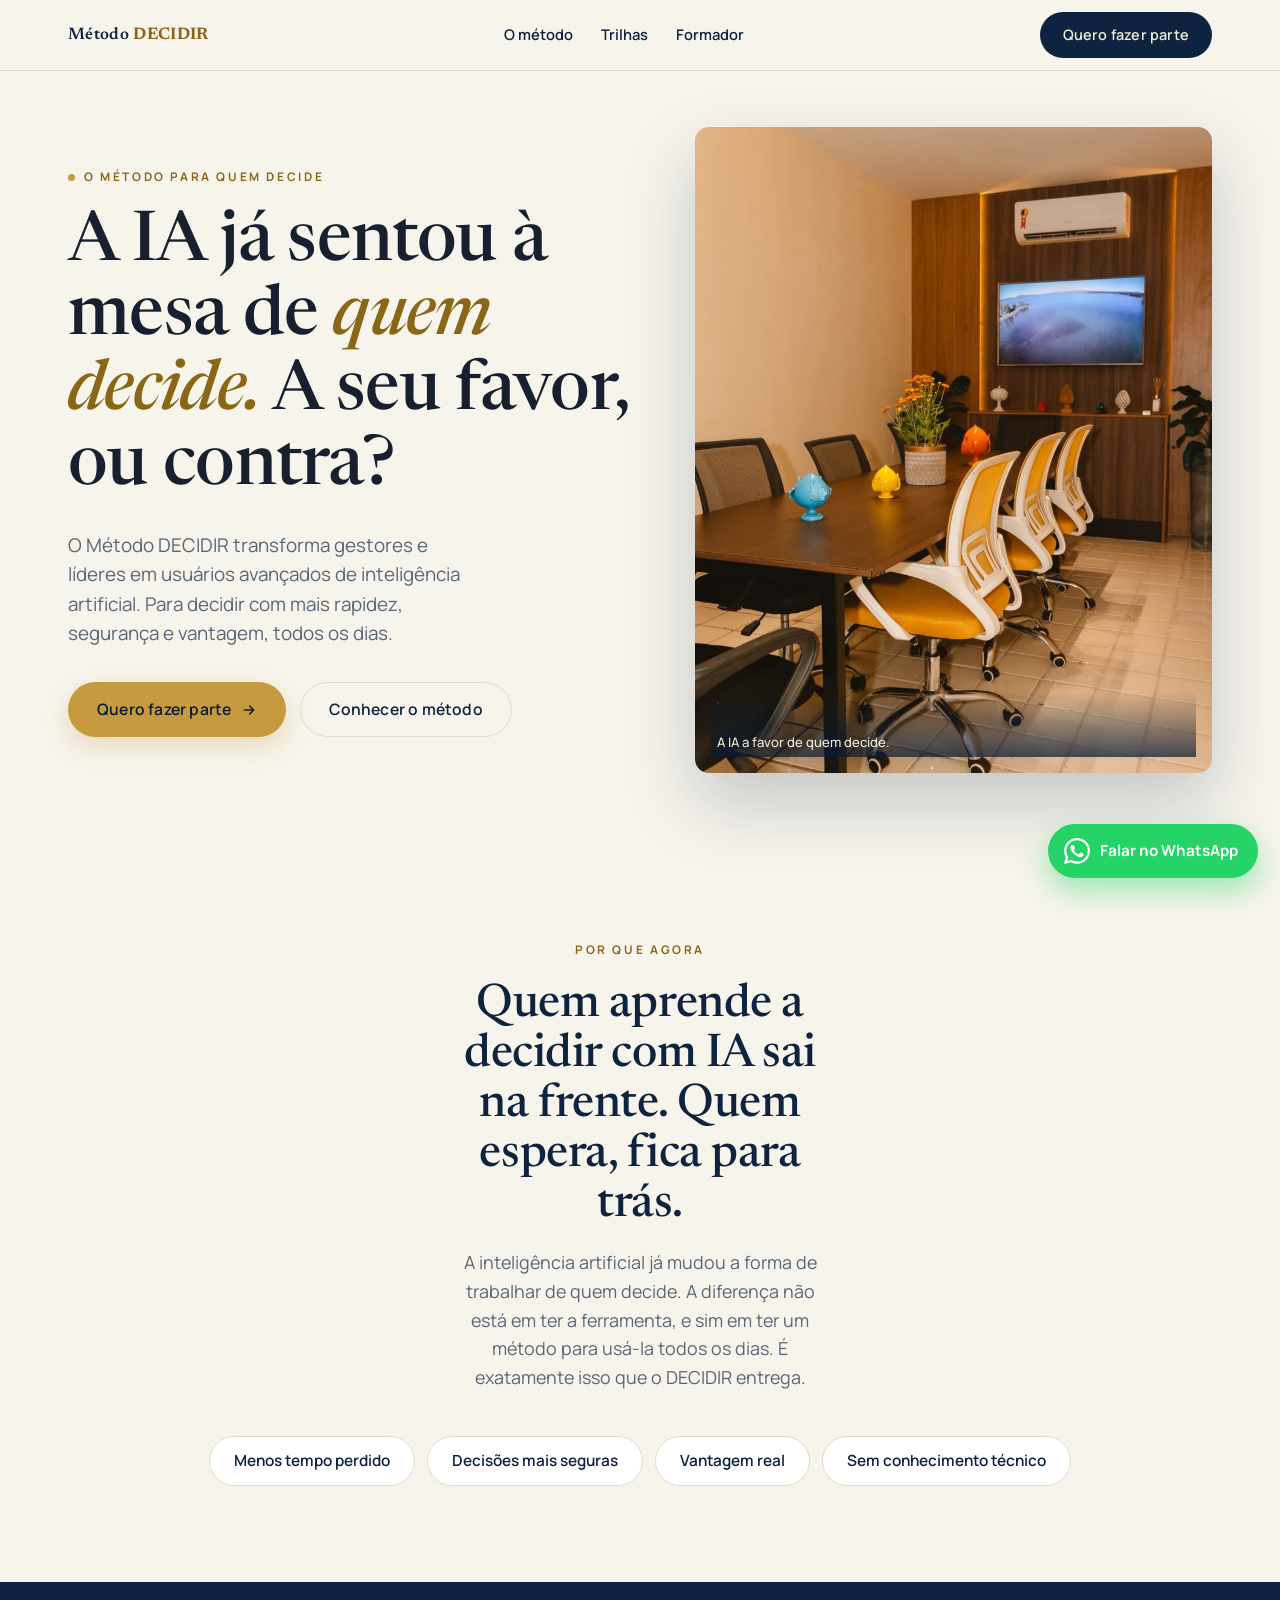
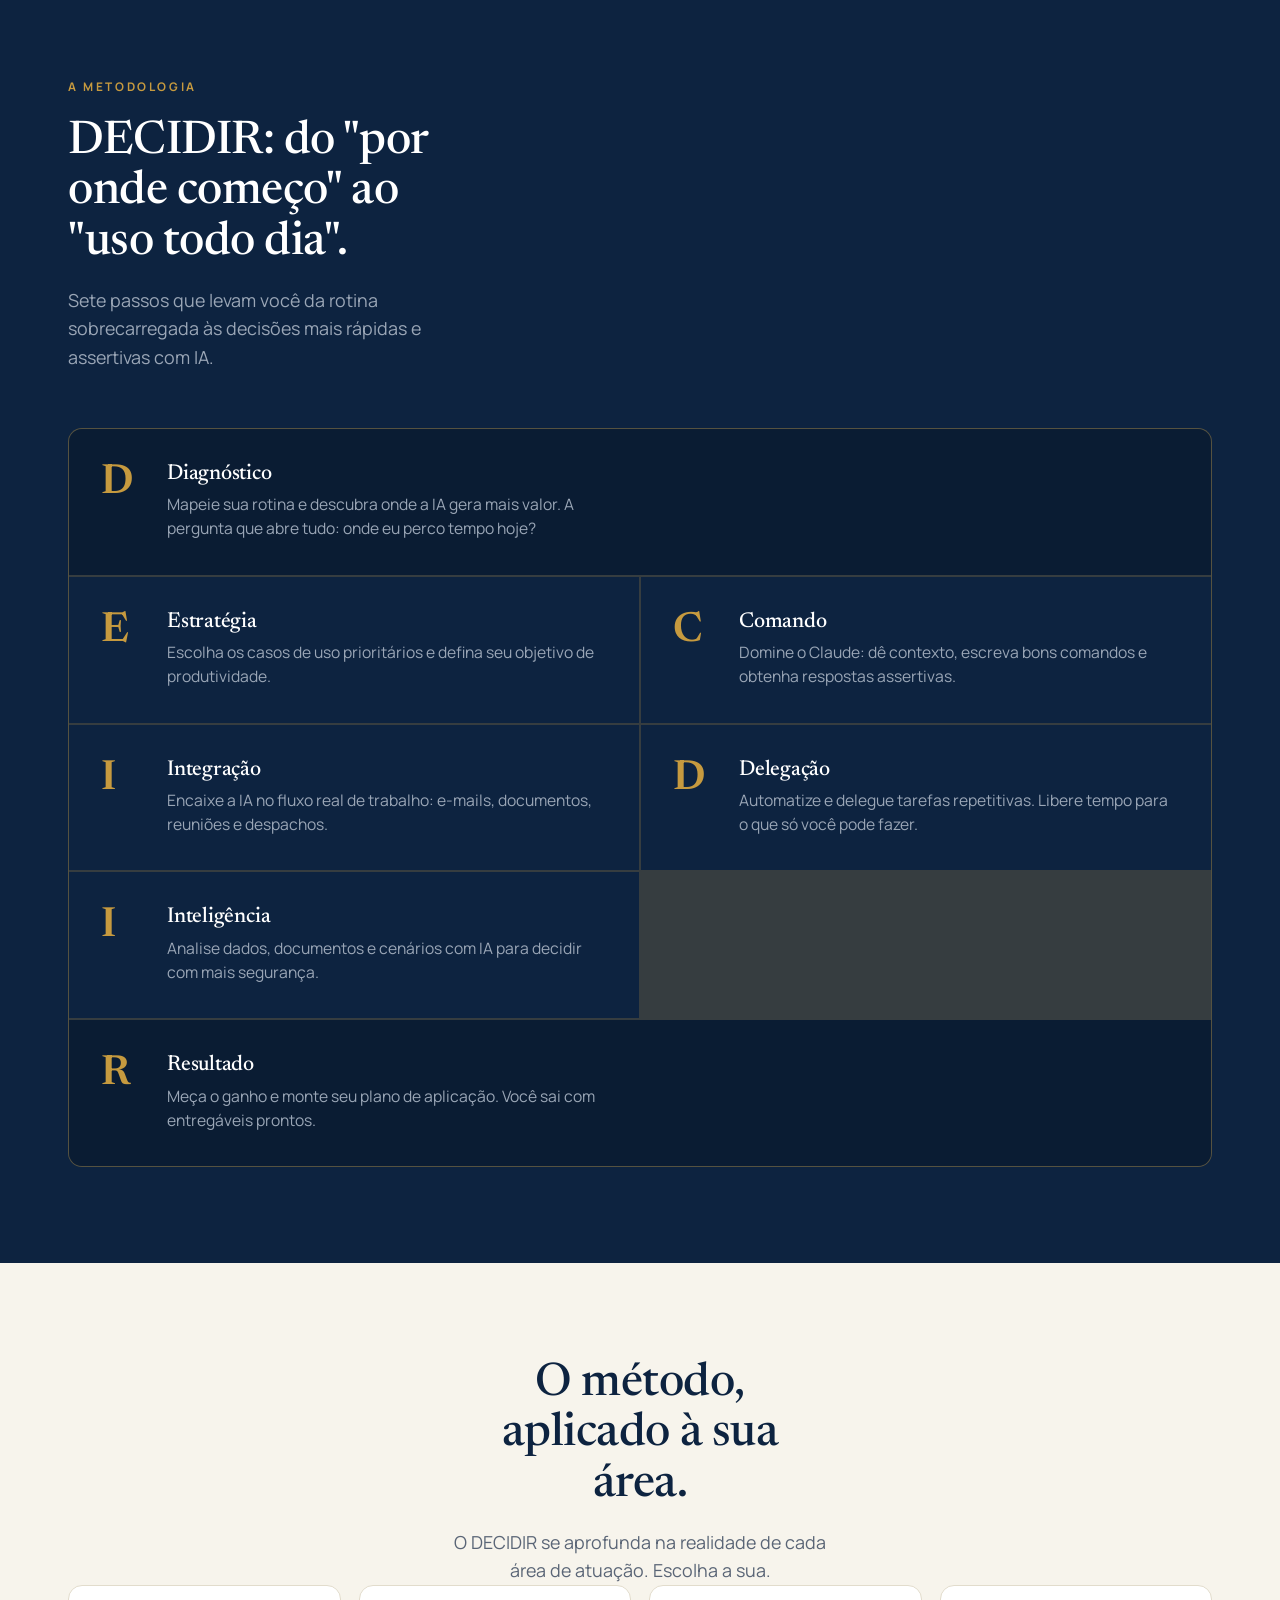
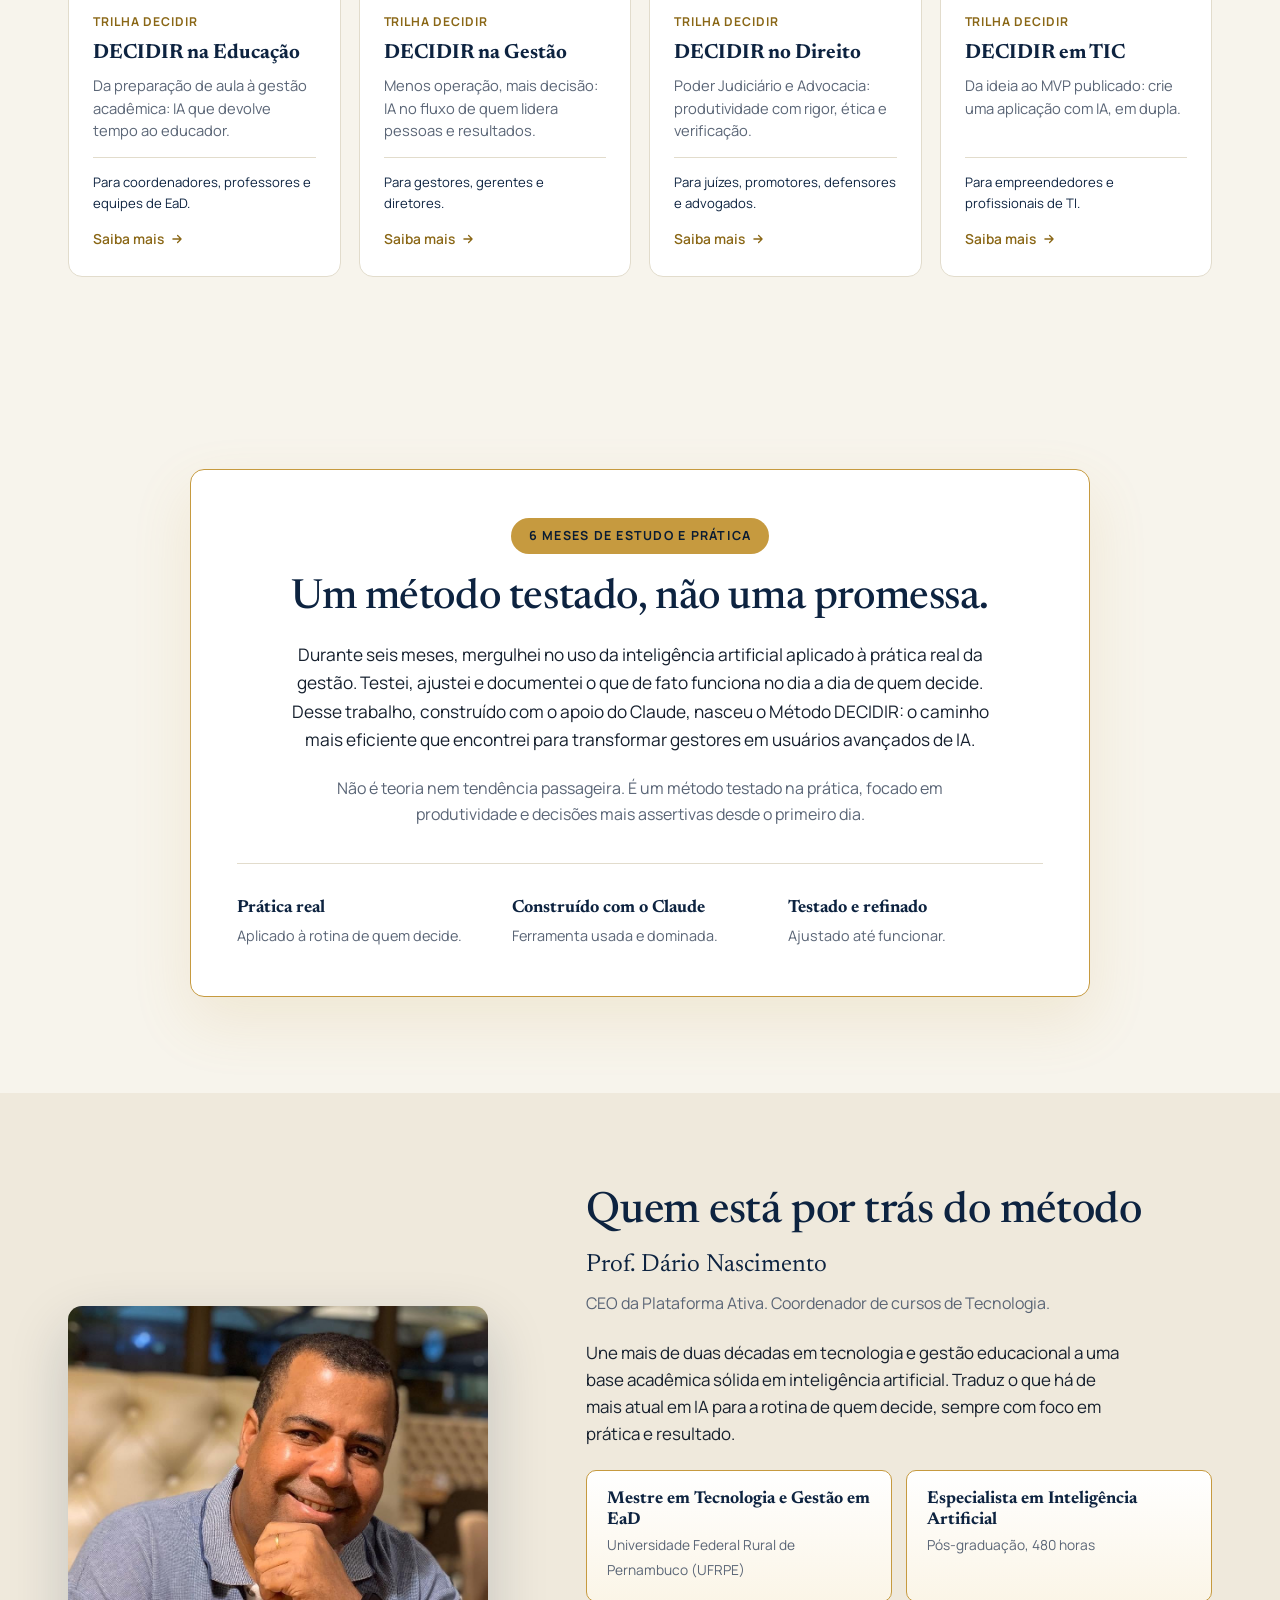
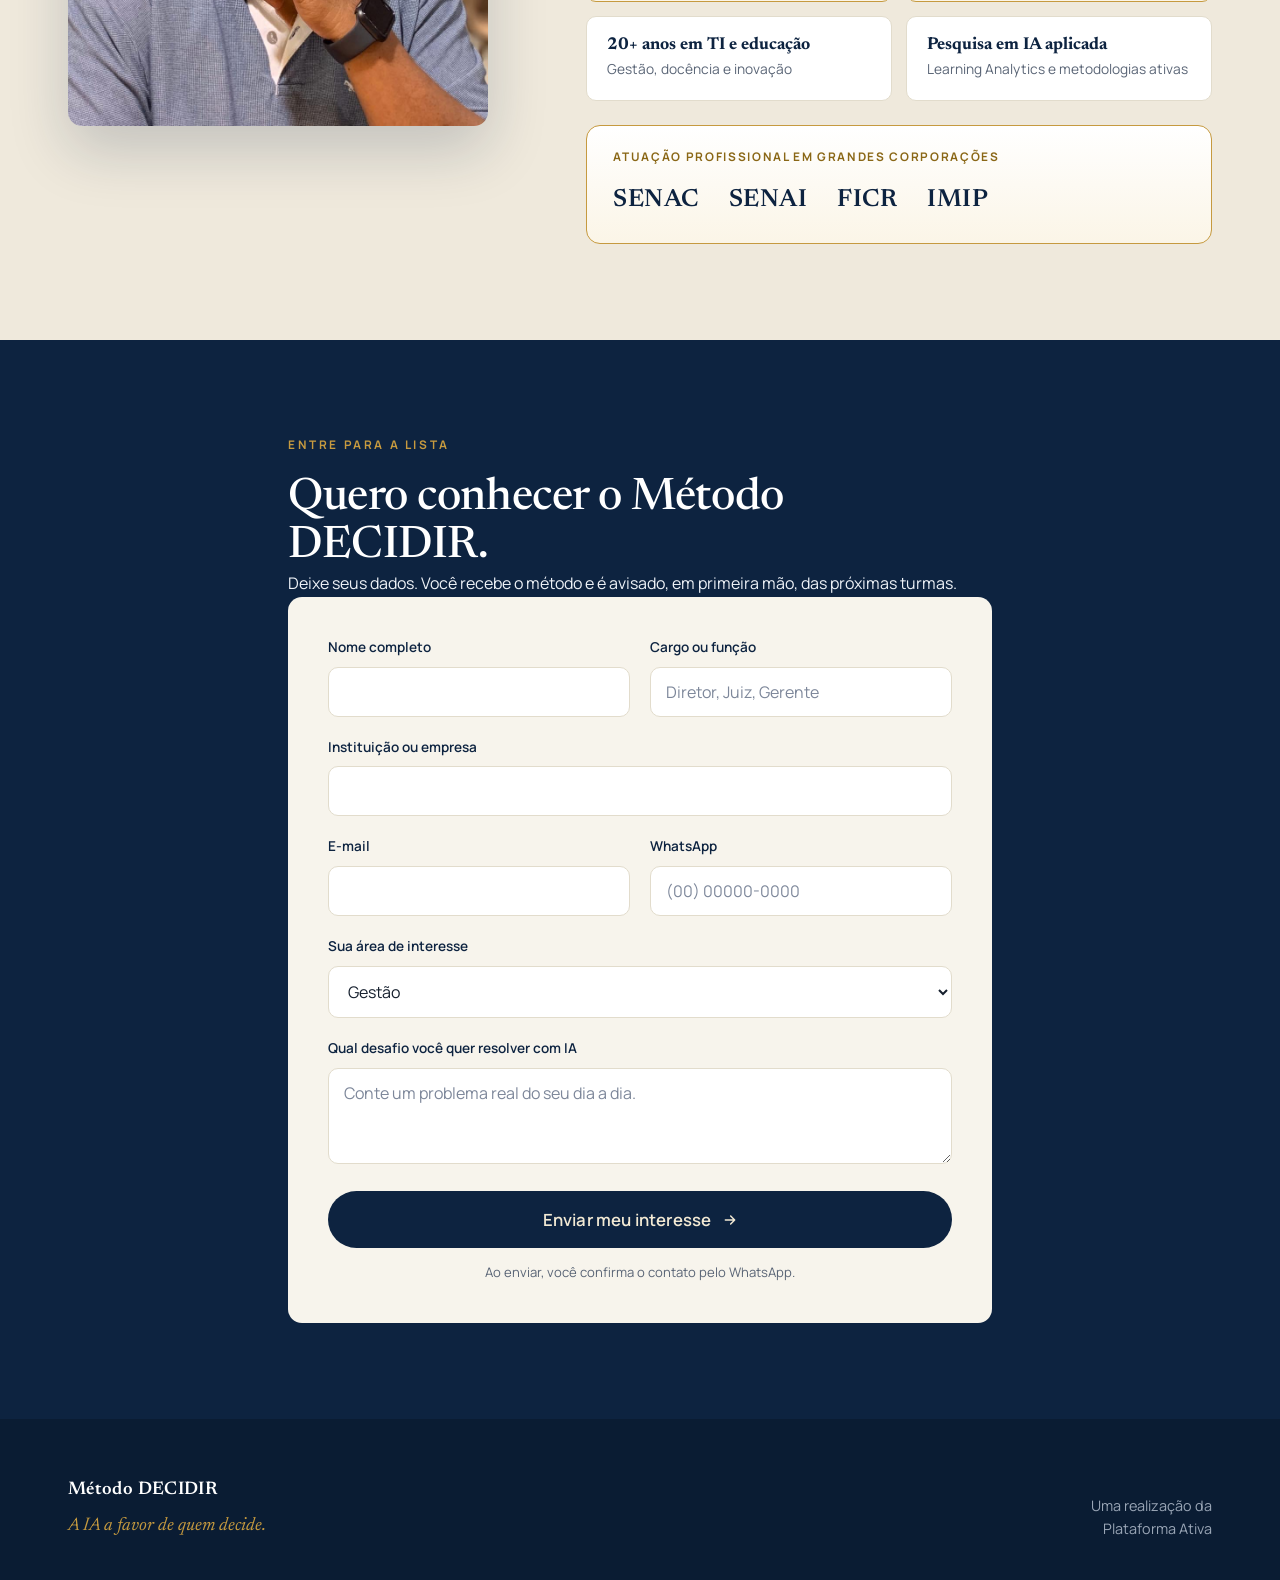
<file: index.html>
<!DOCTYPE html>
<html lang="pt-BR">
<head>
<meta charset="UTF-8">
<meta name="viewport" content="width=device-width, initial-scale=1.0">
<title>Método DECIDIR — A IA a favor de quem decide</title>
<meta name="description" content="O Método DECIDIR transforma gestores e líderes em usuários avançados de inteligência artificial. Conheça a metodologia e as trilhas por área.">
<link rel="preconnect" href="https://fonts.googleapis.com">
<link rel="preconnect" href="https://fonts.gstatic.com" crossorigin>
<link href="https://fonts.googleapis.com/css2?family=Newsreader:ital,opsz,wght@0,6..72,400;0,6..72,500;0,6..72,600;1,6..72,400&family=Manrope:wght@400;500;600;700&display=swap" rel="stylesheet">
<link rel="stylesheet" href="styles.css?v=4">
</head>
<body>

<!-- NAV -->
<nav>
  <div class="wrap nav-inner">
    <div class="brand">Método <b>DECIDIR</b></div>
    <div class="nav-links">
      <a href="#metodo">O método</a>
      <a href="#trilhas">Trilhas</a>
      <a href="#facilitador">Formador</a>
    </div>
    <a href="#interesse" class="btn nav-cta">Quero fazer parte</a>
  </div>
</nav>

<!-- HERO -->
<header class="hero">
  <div class="wrap hero-grid">
    <div class="hero-copy reveal">
      <div class="eyebrow"><span class="dot"></span> O método para quem decide</div>
      <h1>A IA já sentou à mesa de <em>quem decide.</em> A seu favor, ou contra?</h1>
      <p class="lede">O Método DECIDIR transforma gestores e líderes em usuários avançados de inteligência artificial. Para decidir com mais rapidez, segurança e vantagem, todos os dias.</p>
      <div class="hero-cta">
        <a href="#interesse" class="btn btn-primary">Quero fazer parte
          <svg viewBox="0 0 24 24" fill="none" stroke="currentColor" stroke-width="2.2" stroke-linecap="round" stroke-linejoin="round"><path d="M5 12h14M13 6l6 6-6 6"/></svg>
        </a>
        <a href="#metodo" class="btn btn-ghost-dark" style="color:var(--navy);border-color:var(--line)">Conhecer o método</a>
      </div>
    </div>
    <figure class="hero-figure reveal">
      <img src="imagens-local/WhatsApp%20Image%202026-07-24%20at%2010.11.54.jpeg" alt="Gestores em ambiente de trabalho decidindo com apoio de IA">
      <figcaption>A IA a favor de quem decide.</figcaption>
    </figure>
  </div>
</header>

<!-- POR QUE AGORA -->
<section class="audience">
  <div class="wrap">
    <div class="lead-head reveal">
      <div class="eyebrow">Por que agora</div>
      <h2>Quem aprende a decidir com IA sai na frente. Quem espera, fica para trás.</h2>
      <p>A inteligência artificial já mudou a forma de trabalhar de quem decide. A diferença não está em ter a ferramenta, e sim em ter um método para usá-la todos os dias. É exatamente isso que o DECIDIR entrega.</p>
    </div>
    <div class="chips reveal">
      <span class="chip">Menos tempo perdido</span>
      <span class="chip">Decisões mais seguras</span>
      <span class="chip">Vantagem real</span>
      <span class="chip">Sem conhecimento técnico</span>
    </div>
  </div>
</section>

<!-- METHOD -->
<section class="method on-dark" id="metodo">
  <div class="wrap">
    <div class="lead-head reveal">
      <div class="eyebrow">A metodologia</div>
      <h2>DECIDIR: do "por onde começo" ao "uso todo dia".</h2>
      <p>Sete passos que levam você da rotina sobrecarregada às decisões mais rápidas e assertivas com IA.</p>
    </div>
    <div class="steps">
      <div class="step feat reveal"><div class="glyph">D</div><div><h3>Diagnóstico</h3><p>Mapeie sua rotina e descubra onde a IA gera mais valor. A pergunta que abre tudo: onde eu perco tempo hoje?</p></div></div>
      <div class="step reveal"><div class="glyph">E</div><div><h3>Estratégia</h3><p>Escolha os casos de uso prioritários e defina seu objetivo de produtividade.</p></div></div>
      <div class="step reveal"><div class="glyph">C</div><div><h3>Comando</h3><p>Domine o Claude: dê contexto, escreva bons comandos e obtenha respostas assertivas.</p></div></div>
      <div class="step reveal"><div class="glyph">I</div><div><h3>Integração</h3><p>Encaixe a IA no fluxo real de trabalho: e-mails, documentos, reuniões e despachos.</p></div></div>
      <div class="step reveal"><div class="glyph">D</div><div><h3>Delegação</h3><p>Automatize e delegue tarefas repetitivas. Libere tempo para o que só você pode fazer.</p></div></div>
      <div class="step reveal"><div class="glyph">I</div><div><h3>Inteligência</h3><p>Analise dados, documentos e cenários com IA para decidir com mais segurança.</p></div></div>
      <div class="step feat reveal"><div class="glyph">R</div><div><h3>Resultado</h3><p>Meça o ganho e monte seu plano de aplicação. Você sai com entregáveis prontos.</p></div></div>
    </div>
  </div>
</section>

<!-- TRILHAS -->
<section class="mods" id="trilhas">
  <div class="wrap">
    <div class="lead-head reveal">
      <h2>O método, aplicado à sua área.</h2>
      <p>O DECIDIR se aprofunda na realidade de cada área de atuação. Escolha a sua.</p>
    </div>
    <div class="mod-grid">
      <div class="mod reveal">
        <span class="m-tag">Trilha DECIDIR</span>
        <h4>DECIDIR na Educação</h4>
        <p>Da preparação de aula à gestão acadêmica: IA que devolve tempo ao educador.</p>
        <div class="m-who">Para coordenadores, professores e equipes de EaD.</div>
        <a href="educacao.html" class="m-more">Saiba mais
          <svg viewBox="0 0 24 24" fill="none" stroke="currentColor" stroke-width="2.2" stroke-linecap="round" stroke-linejoin="round"><path d="M5 12h14M13 6l6 6-6 6"/></svg>
        </a>
      </div>
      <div class="mod reveal">
        <span class="m-tag">Trilha DECIDIR</span>
        <h4>DECIDIR na Gestão</h4>
        <p>Menos operação, mais decisão: IA no fluxo de quem lidera pessoas e resultados.</p>
        <div class="m-who">Para gestores, gerentes e diretores.</div>
        <a href="gestao.html" class="m-more">Saiba mais
          <svg viewBox="0 0 24 24" fill="none" stroke="currentColor" stroke-width="2.2" stroke-linecap="round" stroke-linejoin="round"><path d="M5 12h14M13 6l6 6-6 6"/></svg>
        </a>
      </div>
      <div class="mod reveal">
        <span class="m-tag">Trilha DECIDIR</span>
        <h4>DECIDIR no Direito</h4>
        <p>Poder Judiciário e Advocacia: produtividade com rigor, ética e verificação.</p>
        <div class="m-who">Para juízes, promotores, defensores e advogados.</div>
        <a href="direito.html" class="m-more">Saiba mais
          <svg viewBox="0 0 24 24" fill="none" stroke="currentColor" stroke-width="2.2" stroke-linecap="round" stroke-linejoin="round"><path d="M5 12h14M13 6l6 6-6 6"/></svg>
        </a>
      </div>
      <div class="mod reveal">
        <span class="m-tag">Trilha DECIDIR</span>
        <h4>DECIDIR em TIC</h4>
        <p>Da ideia ao MVP publicado: crie uma aplicação com IA, em dupla.</p>
        <div class="m-who">Para empreendedores e profissionais de TI.</div>
        <a href="tic" class="m-more">Saiba mais
          <svg viewBox="0 0 24 24" fill="none" stroke="currentColor" stroke-width="2.2" stroke-linecap="round" stroke-linejoin="round"><path d="M5 12h14M13 6l6 6-6 6"/></svg>
        </a>
      </div>
    </div>
  </div>
</section>

<!-- ORIGEM / VALIDAÇÃO -->
<section class="origem" id="origem">
  <div class="wrap">
    <div class="origem-card reveal">
      <span class="origem-badge">6 meses de estudo e prática</span>
      <h2>Um método testado, não uma promessa.</h2>
      <p>Durante seis meses, mergulhei no uso da inteligência artificial aplicado à prática real da gestão. Testei, ajustei e documentei o que de fato funciona no dia a dia de quem decide. Desse trabalho, construído com o apoio do Claude, nasceu o Método DECIDIR: o caminho mais eficiente que encontrei para transformar gestores em usuários avançados de IA.</p>
      <p class="origem-sign">Não é teoria nem tendência passageira. É um método testado na prática, focado em produtividade e decisões mais assertivas desde o primeiro dia.</p>
      <div class="origem-points">
        <div><b>Prática real</b><span>Aplicado à rotina de quem decide.</span></div>
        <div><b>Construído com o Claude</b><span>Ferramenta usada e dominada.</span></div>
        <div><b>Testado e refinado</b><span>Ajustado até funcionar.</span></div>
      </div>
    </div>
  </div>
</section>

<!-- FACILITADOR -->
<section class="fac" id="facilitador">
  <div class="wrap fac-grid">
    <figure class="fac-portrait reveal">
      <img loading="lazy" src="facilitador.jpg" alt="Prof. Dário Nascimento, criador do Método DECIDIR">
    </figure>
    <div class="reveal">
      <h2>Quem está por trás do método</h2>
      <div class="name">Prof. Dário Nascimento</div>
      <div class="role">CEO da Plataforma Ativa. Coordenador de cursos de Tecnologia.</div>
      <p class="bio">Une mais de duas décadas em tecnologia e gestão educacional a uma base acadêmica sólida em inteligência artificial. Traduz o que há de mais atual em IA para a rotina de quem decide, sempre com foco em prática e resultado.</p>
      <div class="fac-creds">
        <div class="cred hi"><b>Mestre em Tecnologia e Gestão em EaD</b><span>Universidade Federal Rural de Pernambuco (UFRPE)</span></div>
        <div class="cred hi"><b>Especialista em Inteligência Artificial</b><span>Pós-graduação, 480 horas</span></div>
        <div class="cred"><b>20+ anos em TI e educação</b><span>Gestão, docência e inovação</span></div>
        <div class="cred"><b>Pesquisa em IA aplicada</b><span>Learning Analytics e metodologias ativas</span></div>
      </div>
      <div class="fac-corp">
        <span class="fac-corp-label">Atuação profissional em grandes corporações</span>
        <div class="fac-corp-names">
          <span>SENAC</span>
          <span>SENAI</span>
          <span>FICR</span>
          <span>IMIP</span>
        </div>
      </div>
    </div>
  </div>
</section>

<!-- INTEREST FORM -->
<section class="interest on-dark" id="interesse">
  <div class="wrap form-shell">
    <div class="reveal">
      <div class="eyebrow">Entre para a lista</div>
      <h2>Quero conhecer o Método DECIDIR.</h2>
      <p>Deixe seus dados. Você recebe o método e é avisado, em primeira mão, das próximas turmas.</p>
    </div>
    <form id="interestForm" class="reveal">
      <div class="grid2">
        <div class="field">
          <label for="nome">Nome completo</label>
          <input type="text" id="nome" name="nome" required>
        </div>
        <div class="field">
          <label for="cargo">Cargo ou função</label>
          <input type="text" id="cargo" name="cargo" placeholder="Diretor, Juiz, Gerente" required>
        </div>
      </div>
      <div class="field">
        <label for="instituicao">Instituição ou empresa</label>
        <input type="text" id="instituicao" name="instituicao">
      </div>
      <div class="grid2">
        <div class="field">
          <label for="email">E-mail</label>
          <input type="email" id="email" name="email" required>
        </div>
        <div class="field">
          <label for="whatsapp">WhatsApp</label>
          <input type="tel" id="whatsapp" name="whatsapp" placeholder="(00) 00000-0000" required>
        </div>
      </div>
      <div class="field">
        <label for="plano">Sua área de interesse</label>
        <select id="plano" name="plano">
          <option>Gestão</option>
          <option>Educação</option>
          <option>Direito (Judiciário e Advocacia)</option>
          <option>TIC (Tecnologia da Informação)</option>
          <option>Ainda estou decidindo</option>
        </select>
      </div>
      <div class="field">
        <label for="desafio">Qual desafio você quer resolver com IA</label>
        <textarea id="desafio" name="desafio" placeholder="Conte um problema real do seu dia a dia."></textarea>
      </div>
      <div class="submit">
        <button type="submit" class="btn">Enviar meu interesse
          <svg viewBox="0 0 24 24" fill="none" stroke="currentColor" stroke-width="2.2" stroke-linecap="round" stroke-linejoin="round"><path d="M5 12h14M13 6l6 6-6 6"/></svg>
        </button>
        <p class="form-note">Ao enviar, você confirma o contato pelo WhatsApp.</p>
      </div>
      <div class="success" id="successMsg">Obrigado. Seu interesse foi registrado e vamos falar com você em breve.</div>
    </form>
  </div>
</section>

<!-- FOOTER -->
<footer>
  <div class="wrap foot-grid">
    <div>
      <div class="brand">Método DECIDIR</div>
      <div class="slogan">A IA a favor de quem decide.</div>
    </div>
    <div class="venue">
      Uma realização da<br>
      Plataforma Ativa
    </div>
  </div>
</footer>

<a class="wa-fab" href="https://wa.me/558140401174?text=Ol%C3%A1!%20Tenho%20interesse%20no%20M%C3%A9todo%20DECIDIR." target="_blank" rel="noopener" aria-label="Falar no WhatsApp sobre o Método DECIDIR">
  <svg viewBox="0 0 24 24" aria-hidden="true"><path d="M17.472 14.382c-.297-.149-1.758-.867-2.03-.967-.273-.099-.471-.148-.67.15-.197.297-.767.966-.94 1.164-.173.199-.347.223-.644.075-.297-.15-1.255-.463-2.39-1.475-.883-.788-1.48-1.761-1.653-2.059-.173-.297-.018-.458.13-.606.134-.133.298-.347.446-.52.149-.174.198-.298.298-.497.099-.198.05-.371-.025-.52-.075-.149-.669-1.612-.916-2.207-.242-.579-.487-.5-.669-.51-.173-.008-.371-.01-.57-.01-.198 0-.52.074-.792.372-.272.297-1.04 1.016-1.04 2.479 0 1.462 1.065 2.875 1.213 3.074.149.198 2.096 3.2 5.077 4.487.709.306 1.262.489 1.694.625.712.227 1.36.195 1.871.118.571-.085 1.758-.719 2.006-1.413.248-.694.248-1.289.173-1.413-.074-.124-.272-.198-.57-.347m-5.421 7.403h-.004a9.87 9.87 0 01-5.031-1.378l-.361-.214-3.741.982.998-3.648-.235-.374a9.86 9.86 0 01-1.51-5.26c.001-5.45 4.436-9.884 9.888-9.884 2.64 0 5.122 1.03 6.988 2.898a9.825 9.825 0 012.893 6.994c-.003 5.45-4.437 9.885-9.885 9.885M20.52 3.449C18.24 1.245 15.24 0 12.045 0 5.463 0 .104 5.359.101 11.943c0 2.096.548 4.142 1.588 5.945L0 24l6.335-1.652a11.94 11.94 0 005.71 1.454h.005c6.582 0 11.941-5.359 11.944-11.943a11.86 11.86 0 00-3.495-8.41z"/></svg>
  <span class="wa-label">Falar no WhatsApp</span>
</a>

<script>
  /* Endpoint do n8n que recebe o formulário (envia e-mail para contato@ + grava na planilha) */
  var INTERESSE_ENDPOINT = "https://n8n.plataformaativa.com.br/webhook/interesse-decidir";

  /* Scroll reveal */
  (function(){
    var reduce = window.matchMedia("(prefers-reduced-motion: reduce)").matches;
    var els = document.querySelectorAll(".reveal");
    if(reduce || !("IntersectionObserver" in window)){
      els.forEach(function(el){ el.classList.add("in"); });
      return;
    }
    var io = new IntersectionObserver(function(entries){
      entries.forEach(function(e){
        if(e.isIntersecting){ e.target.classList.add("in"); io.unobserve(e.target); }
      });
    }, { threshold:.18, rootMargin:"0px 0px -8% 0px" });
    els.forEach(function(el){ io.observe(el); });
  })();

  /* Envio do interesse para o n8n (e-mail + planilha) */
  document.getElementById("interestForm").addEventListener("submit", function(e){
    e.preventDefault();
    var f = e.target;
    var btn = f.querySelector('button[type="submit"]');
    var dados = {
      nome: f.nome.value,
      cargo: f.cargo.value,
      instituicao: f.instituicao.value || "",
      email: f.email.value,
      whatsapp: f.whatsapp.value,
      plano: f.plano.value,
      desafio: f.desafio.value || ""
    };
    if(btn){ btn.disabled = true; btn.style.opacity = ".7"; }
    fetch(INTERESSE_ENDPOINT, {
      method: "POST",
      headers: { "Content-Type": "application/json" },
      body: JSON.stringify(dados)
    }).then(function(r){
      if(!r.ok) throw new Error("resposta " + r.status);
      document.getElementById("successMsg").style.display = "block";
      f.reset();
    }).catch(function(){
      alert("Não consegui enviar agora. Tente novamente em instantes ou fale pelo WhatsApp.");
    }).finally(function(){
      if(btn){ btn.disabled = false; btn.style.opacity = "1"; }
    });
  });
</script>

</body>
</html>
</file>
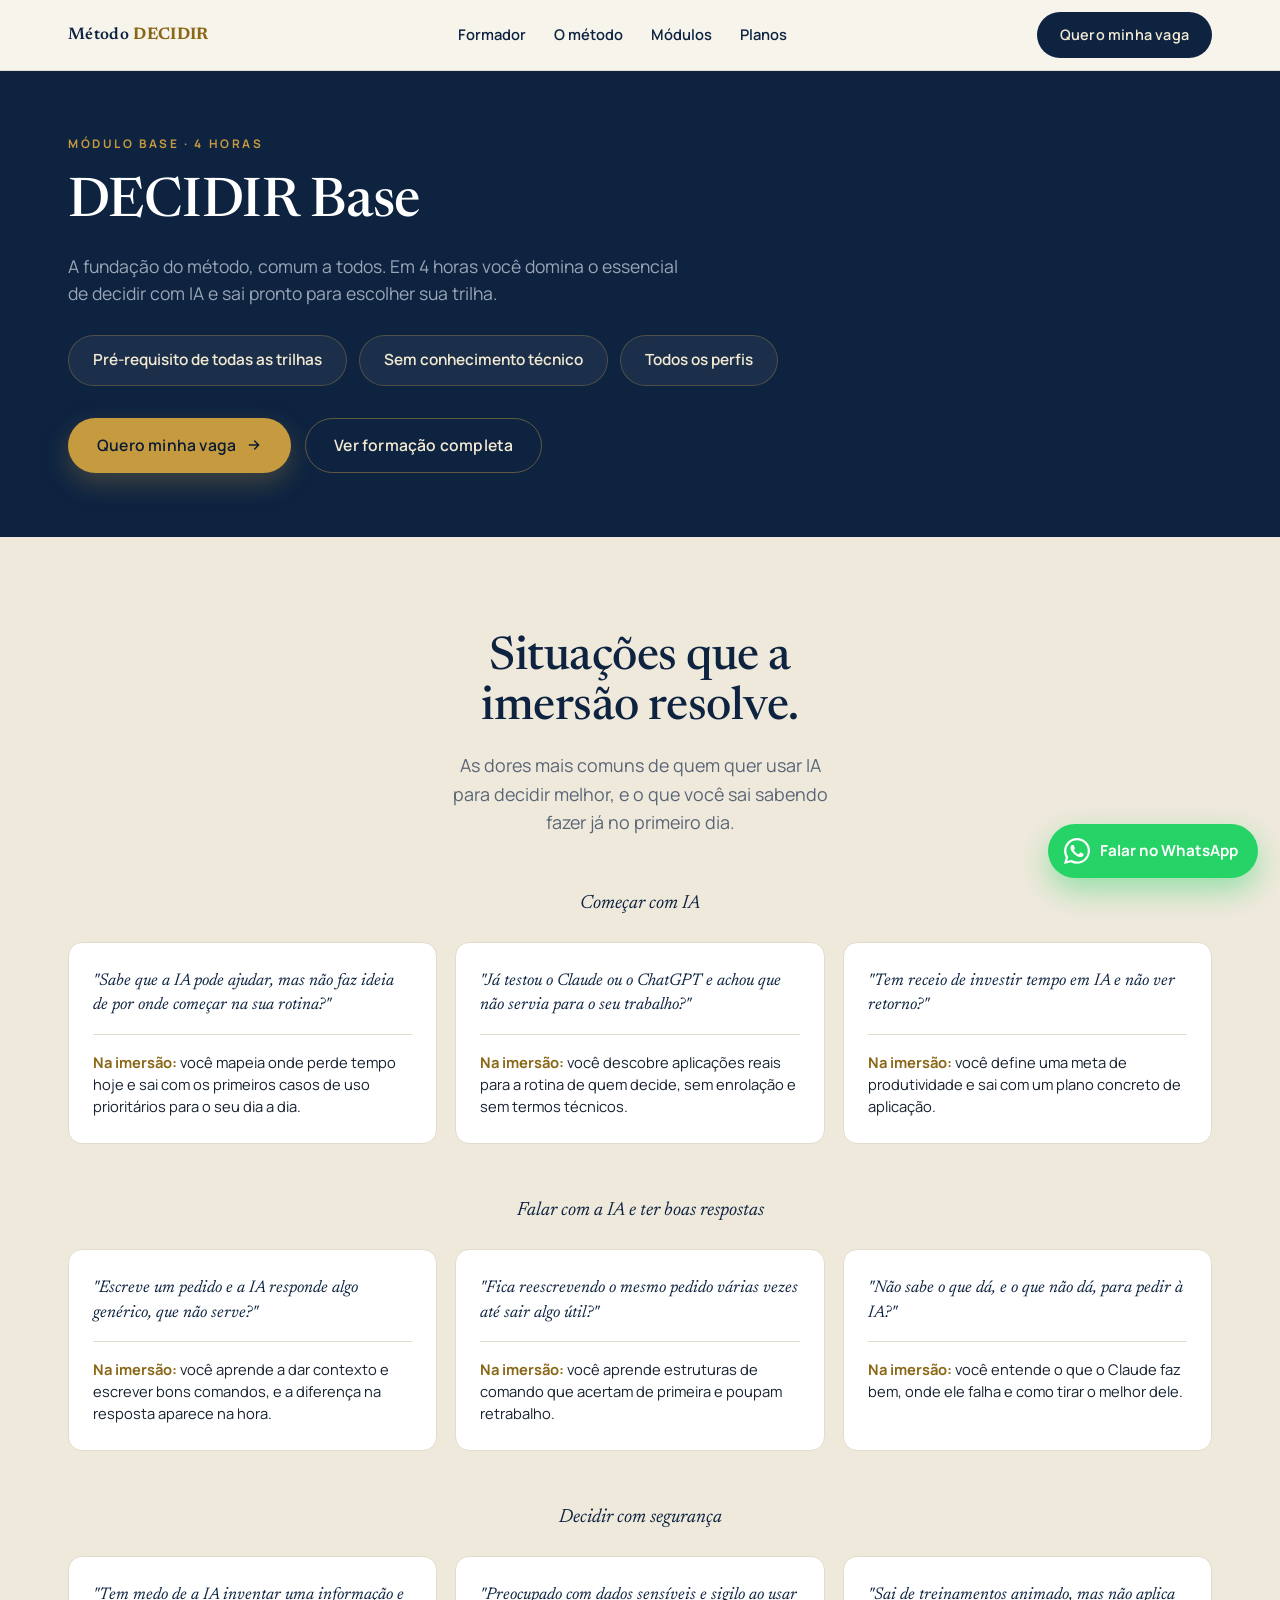
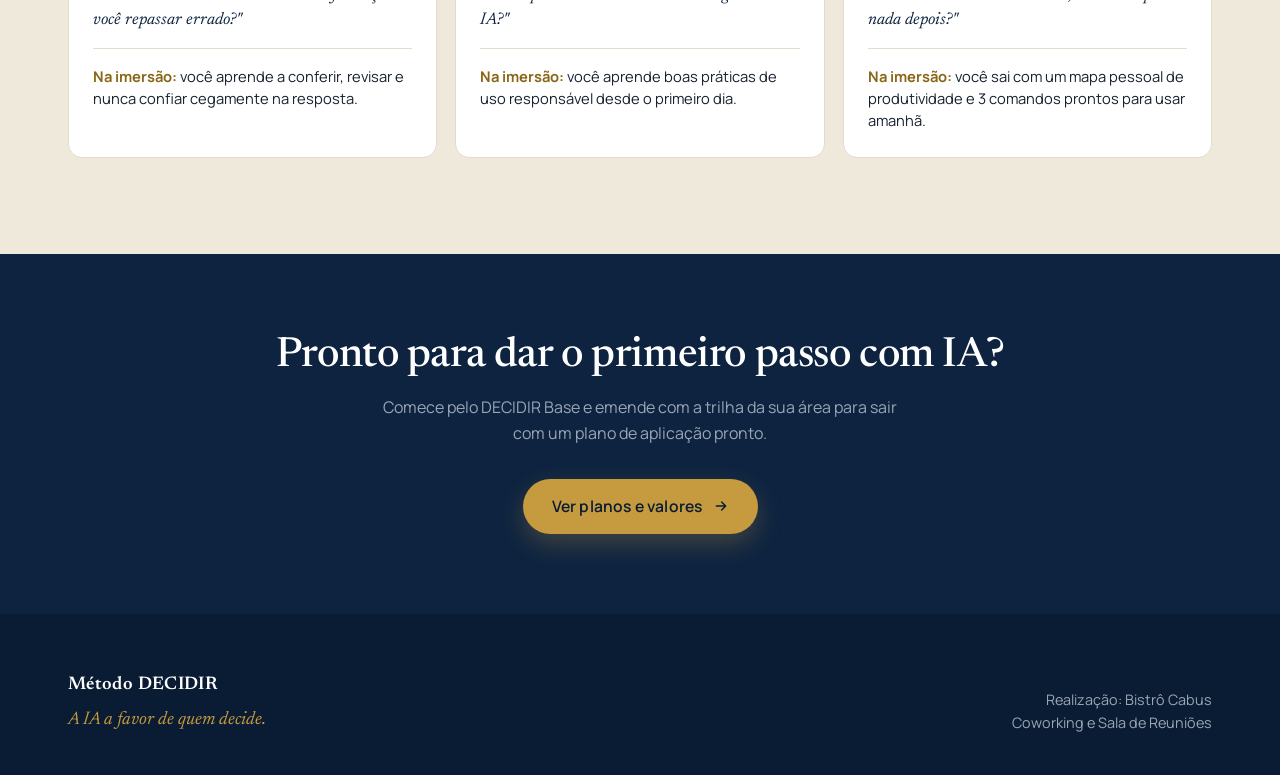
<file: base.html>
<!DOCTYPE html>
<html lang="pt-BR">
<head>
<meta charset="UTF-8">
<meta name="viewport" content="width=device-width, initial-scale=1.0">
<title>DECIDIR Base — Método DECIDIR</title>
<meta name="description" content="Módulo base de 4 horas do Método DECIDIR: a fundação para decidir com IA. Pré-requisito de todas as trilhas, sem conhecimento técnico.">
<link rel="preconnect" href="https://fonts.googleapis.com">
<link rel="preconnect" href="https://fonts.gstatic.com" crossorigin>
<link href="https://fonts.googleapis.com/css2?family=Newsreader:ital,opsz,wght@0,6..72,400;0,6..72,500;0,6..72,600;1,6..72,400&family=Manrope:wght@400;500;600;700&display=swap" rel="stylesheet">
<link rel="stylesheet" href="styles.css?v=4">
</head>
<body>

<!-- NAV -->
<nav>
  <div class="wrap nav-inner">
    <a href="index.html" class="brand" style="text-decoration:none">Método <b>DECIDIR</b></a>
    <div class="nav-links">
      <a href="index.html#facilitador">Formador</a>
      <a href="index.html#metodo">O método</a>
      <a href="index.html#modulos">Módulos</a>
      <a href="index.html#planos">Planos</a>
    </div>
    <a href="index.html#interesse" class="btn nav-cta">Quero minha vaga</a>
  </div>
</nav>

<!-- TRILHA HERO -->
<header class="trilha-hero on-dark">
  <div class="wrap">
    <div class="eyebrow reveal">Módulo base · 4 horas</div>
    <h1 class="reveal">DECIDIR Base</h1>
    <p class="lede reveal">A fundação do método, comum a todos. Em 4 horas você domina o essencial de decidir com IA e sai pronto para escolher sua trilha.</p>
    <div class="chips reveal">
      <span class="chip">Pré-requisito de todas as trilhas</span>
      <span class="chip">Sem conhecimento técnico</span>
      <span class="chip">Todos os perfis</span>
    </div>
    <div class="hero-cta reveal">
      <a href="index.html#interesse" class="btn btn-primary">Quero minha vaga
        <svg viewBox="0 0 24 24" fill="none" stroke="currentColor" stroke-width="2.2" stroke-linecap="round" stroke-linejoin="round"><path d="M5 12h14M13 6l6 6-6 6"/></svg>
      </a>
      <a href="index.html#modulos" class="btn btn-ghost-dark">Ver formação completa</a>
    </div>
  </div>
</header>

<!-- SITUACOES -->
<section class="situacoes" id="situacoes">
  <div class="wrap">
    <div class="lead-head reveal">
      <h2>Situações que a imersão resolve.</h2>
      <p>As dores mais comuns de quem quer usar IA para decidir melhor, e o que você sai sabendo fazer já no primeiro dia.</p>
    </div>

    <div class="sit-group">
      <p class="sit-group-label">Começar com IA</p>
      <div class="sit-grid">
        <div class="sit-card reveal">
          <div class="q">"Sabe que a IA pode ajudar, mas não faz ideia de por onde começar na sua rotina?"</div>
          <div class="a"><b>Na imersão:</b> você mapeia onde perde tempo hoje e sai com os primeiros casos de uso prioritários para o seu dia a dia.</div>
        </div>
        <div class="sit-card reveal">
          <div class="q">"Já testou o Claude ou o ChatGPT e achou que não servia para o seu trabalho?"</div>
          <div class="a"><b>Na imersão:</b> você descobre aplicações reais para a rotina de quem decide, sem enrolação e sem termos técnicos.</div>
        </div>
        <div class="sit-card reveal">
          <div class="q">"Tem receio de investir tempo em IA e não ver retorno?"</div>
          <div class="a"><b>Na imersão:</b> você define uma meta de produtividade e sai com um plano concreto de aplicação.</div>
        </div>
      </div>
    </div>

    <div class="sit-group">
      <p class="sit-group-label">Falar com a IA e ter boas respostas</p>
      <div class="sit-grid">
        <div class="sit-card reveal">
          <div class="q">"Escreve um pedido e a IA responde algo genérico, que não serve?"</div>
          <div class="a"><b>Na imersão:</b> você aprende a dar contexto e escrever bons comandos, e a diferença na resposta aparece na hora.</div>
        </div>
        <div class="sit-card reveal">
          <div class="q">"Fica reescrevendo o mesmo pedido várias vezes até sair algo útil?"</div>
          <div class="a"><b>Na imersão:</b> você aprende estruturas de comando que acertam de primeira e poupam retrabalho.</div>
        </div>
        <div class="sit-card reveal">
          <div class="q">"Não sabe o que dá, e o que não dá, para pedir à IA?"</div>
          <div class="a"><b>Na imersão:</b> você entende o que o Claude faz bem, onde ele falha e como tirar o melhor dele.</div>
        </div>
      </div>
    </div>

    <div class="sit-group">
      <p class="sit-group-label">Decidir com segurança</p>
      <div class="sit-grid">
        <div class="sit-card reveal">
          <div class="q">"Tem medo de a IA inventar uma informação e você repassar errado?"</div>
          <div class="a"><b>Na imersão:</b> você aprende a conferir, revisar e nunca confiar cegamente na resposta.</div>
        </div>
        <div class="sit-card reveal">
          <div class="q">"Preocupado com dados sensíveis e sigilo ao usar IA?"</div>
          <div class="a"><b>Na imersão:</b> você aprende boas práticas de uso responsável desde o primeiro dia.</div>
        </div>
        <div class="sit-card reveal">
          <div class="q">"Sai de treinamentos animado, mas não aplica nada depois?"</div>
          <div class="a"><b>Na imersão:</b> você sai com um mapa pessoal de produtividade e 3 comandos prontos para usar amanhã.</div>
        </div>
      </div>
    </div>
  </div>
</section>

<!-- CTA BAND -->
<section class="cta-band">
  <div class="wrap">
    <h2 class="reveal">Pronto para dar o primeiro passo com IA?</h2>
    <p class="reveal">Comece pelo DECIDIR Base e emende com a trilha da sua área para sair com um plano de aplicação pronto.</p>
    <a href="index.html#planos" class="btn btn-primary reveal">Ver planos e valores
      <svg viewBox="0 0 24 24" fill="none" stroke="currentColor" stroke-width="2.2" stroke-linecap="round" stroke-linejoin="round"><path d="M5 12h14M13 6l6 6-6 6"/></svg>
    </a>
  </div>
</section>

<!-- FOOTER -->
<footer>
  <div class="wrap foot-grid">
    <div>
      <div class="brand">Método DECIDIR</div>
      <div class="slogan">A IA a favor de quem decide.</div>
    </div>
    <div class="venue">
      Realização: Bistrô Cabus<br>
      Coworking e Sala de Reuniões
    </div>
  </div>
</footer>

<a class="wa-fab" href="https://wa.me/558140401174?text=Ol%C3%A1!%20Tenho%20interesse%20no%20DECIDIR%20Base." target="_blank" rel="noopener" aria-label="Falar no WhatsApp sobre o DECIDIR Base">
  <svg viewBox="0 0 24 24" aria-hidden="true"><path d="M17.472 14.382c-.297-.149-1.758-.867-2.03-.967-.273-.099-.471-.148-.67.15-.197.297-.767.966-.94 1.164-.173.199-.347.223-.644.075-.297-.15-1.255-.463-2.39-1.475-.883-.788-1.48-1.761-1.653-2.059-.173-.297-.018-.458.13-.606.134-.133.298-.347.446-.52.149-.174.198-.298.298-.497.099-.198.05-.371-.025-.52-.075-.149-.669-1.612-.916-2.207-.242-.579-.487-.5-.669-.51-.173-.008-.371-.01-.57-.01-.198 0-.52.074-.792.372-.272.297-1.04 1.016-1.04 2.479 0 1.462 1.065 2.875 1.213 3.074.149.198 2.096 3.2 5.077 4.487.709.306 1.262.489 1.694.625.712.227 1.36.195 1.871.118.571-.085 1.758-.719 2.006-1.413.248-.694.248-1.289.173-1.413-.074-.124-.272-.198-.57-.347m-5.421 7.403h-.004a9.87 9.87 0 01-5.031-1.378l-.361-.214-3.741.982.998-3.648-.235-.374a9.86 9.86 0 01-1.51-5.26c.001-5.45 4.436-9.884 9.888-9.884 2.64 0 5.122 1.03 6.988 2.898a9.825 9.825 0 012.893 6.994c-.003 5.45-4.437 9.885-9.885 9.885M20.52 3.449C18.24 1.245 15.24 0 12.045 0 5.463 0 .104 5.359.101 11.943c0 2.096.548 4.142 1.588 5.945L0 24l6.335-1.652a11.94 11.94 0 005.71 1.454h.005c6.582 0 11.941-5.359 11.944-11.943a11.86 11.86 0 00-3.495-8.41z"/></svg>
  <span class="wa-label">Falar no WhatsApp</span>
</a>

<script>
  (function(){
    var reduce = window.matchMedia("(prefers-reduced-motion: reduce)").matches;
    var els = document.querySelectorAll(".reveal");
    if(reduce || !("IntersectionObserver" in window)){
      els.forEach(function(el){ el.classList.add("in"); });
      return;
    }
    var io = new IntersectionObserver(function(entries){
      entries.forEach(function(e){
        if(e.isIntersecting){ e.target.classList.add("in"); io.unobserve(e.target); }
      });
    }, { threshold:.18, rootMargin:"0px 0px -8% 0px" });
    els.forEach(function(el){ io.observe(el); });
  })();
</script>

</body>
</html>
</file>
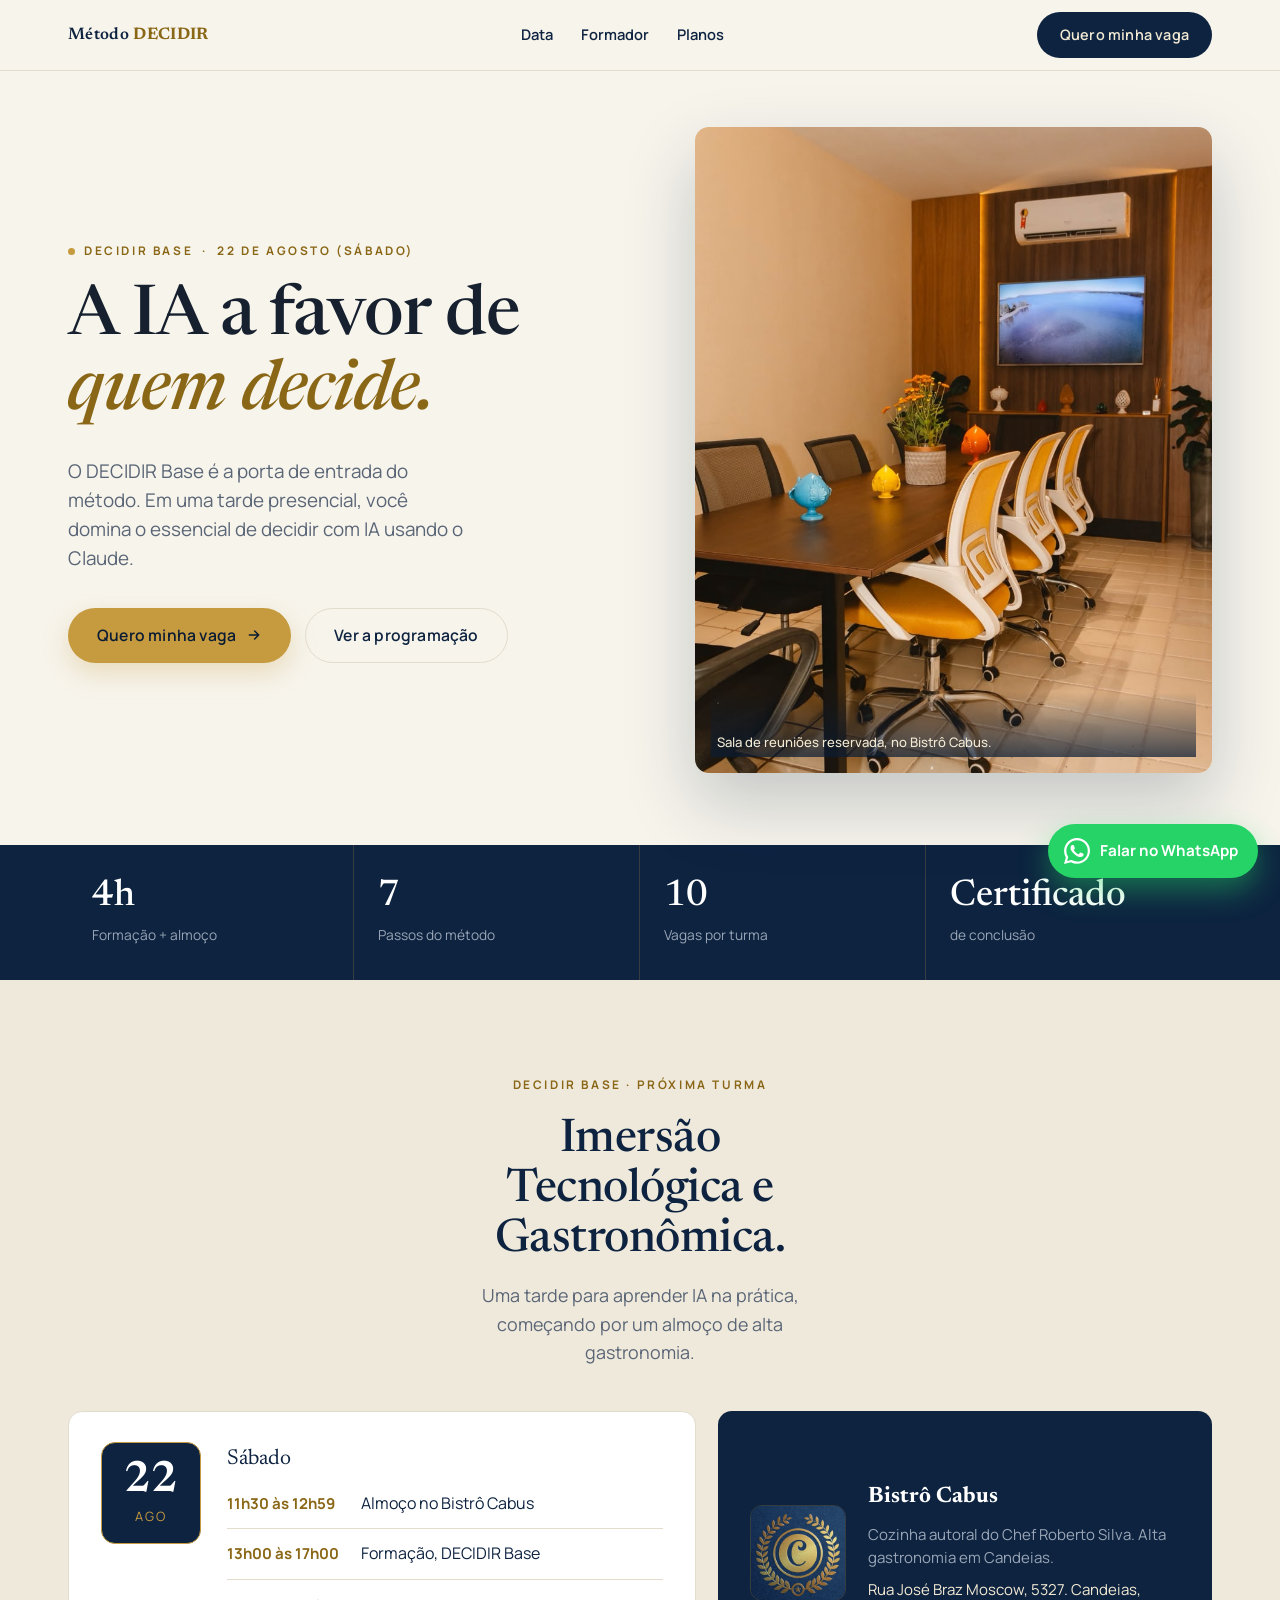
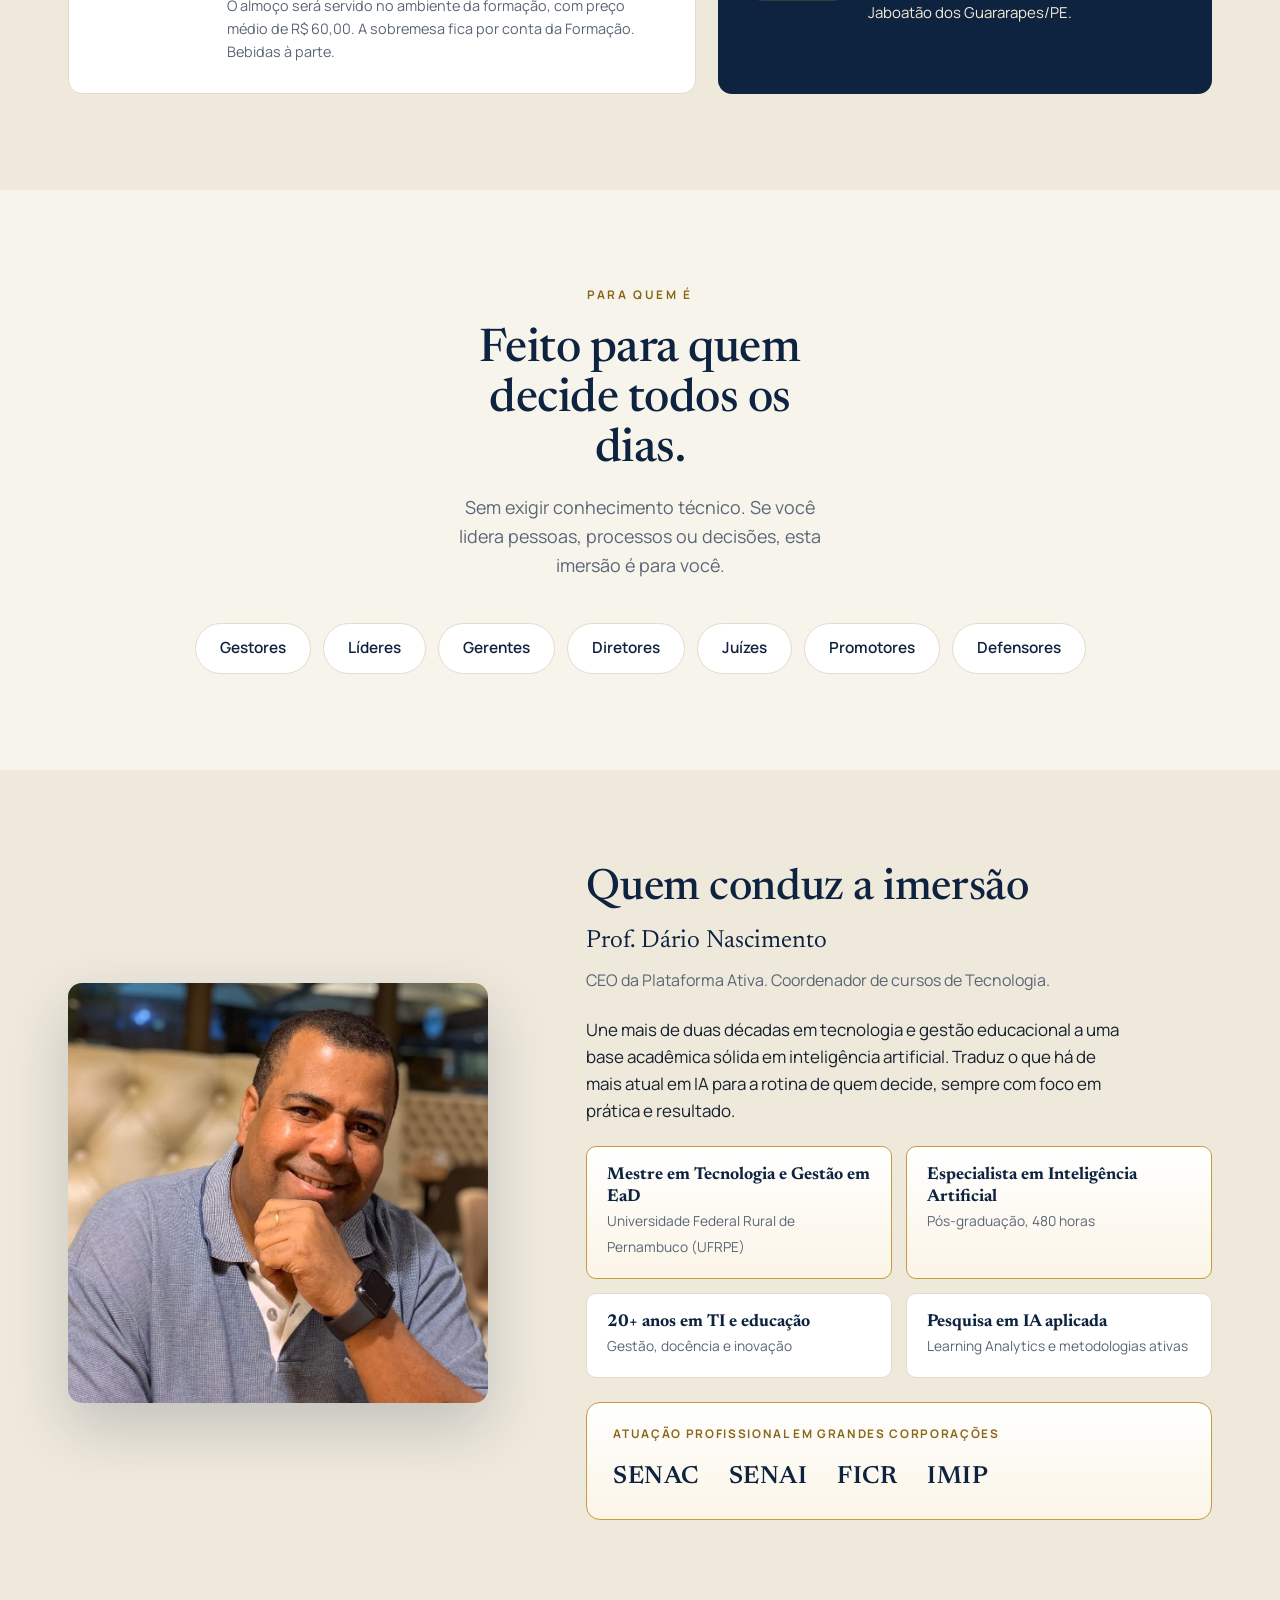
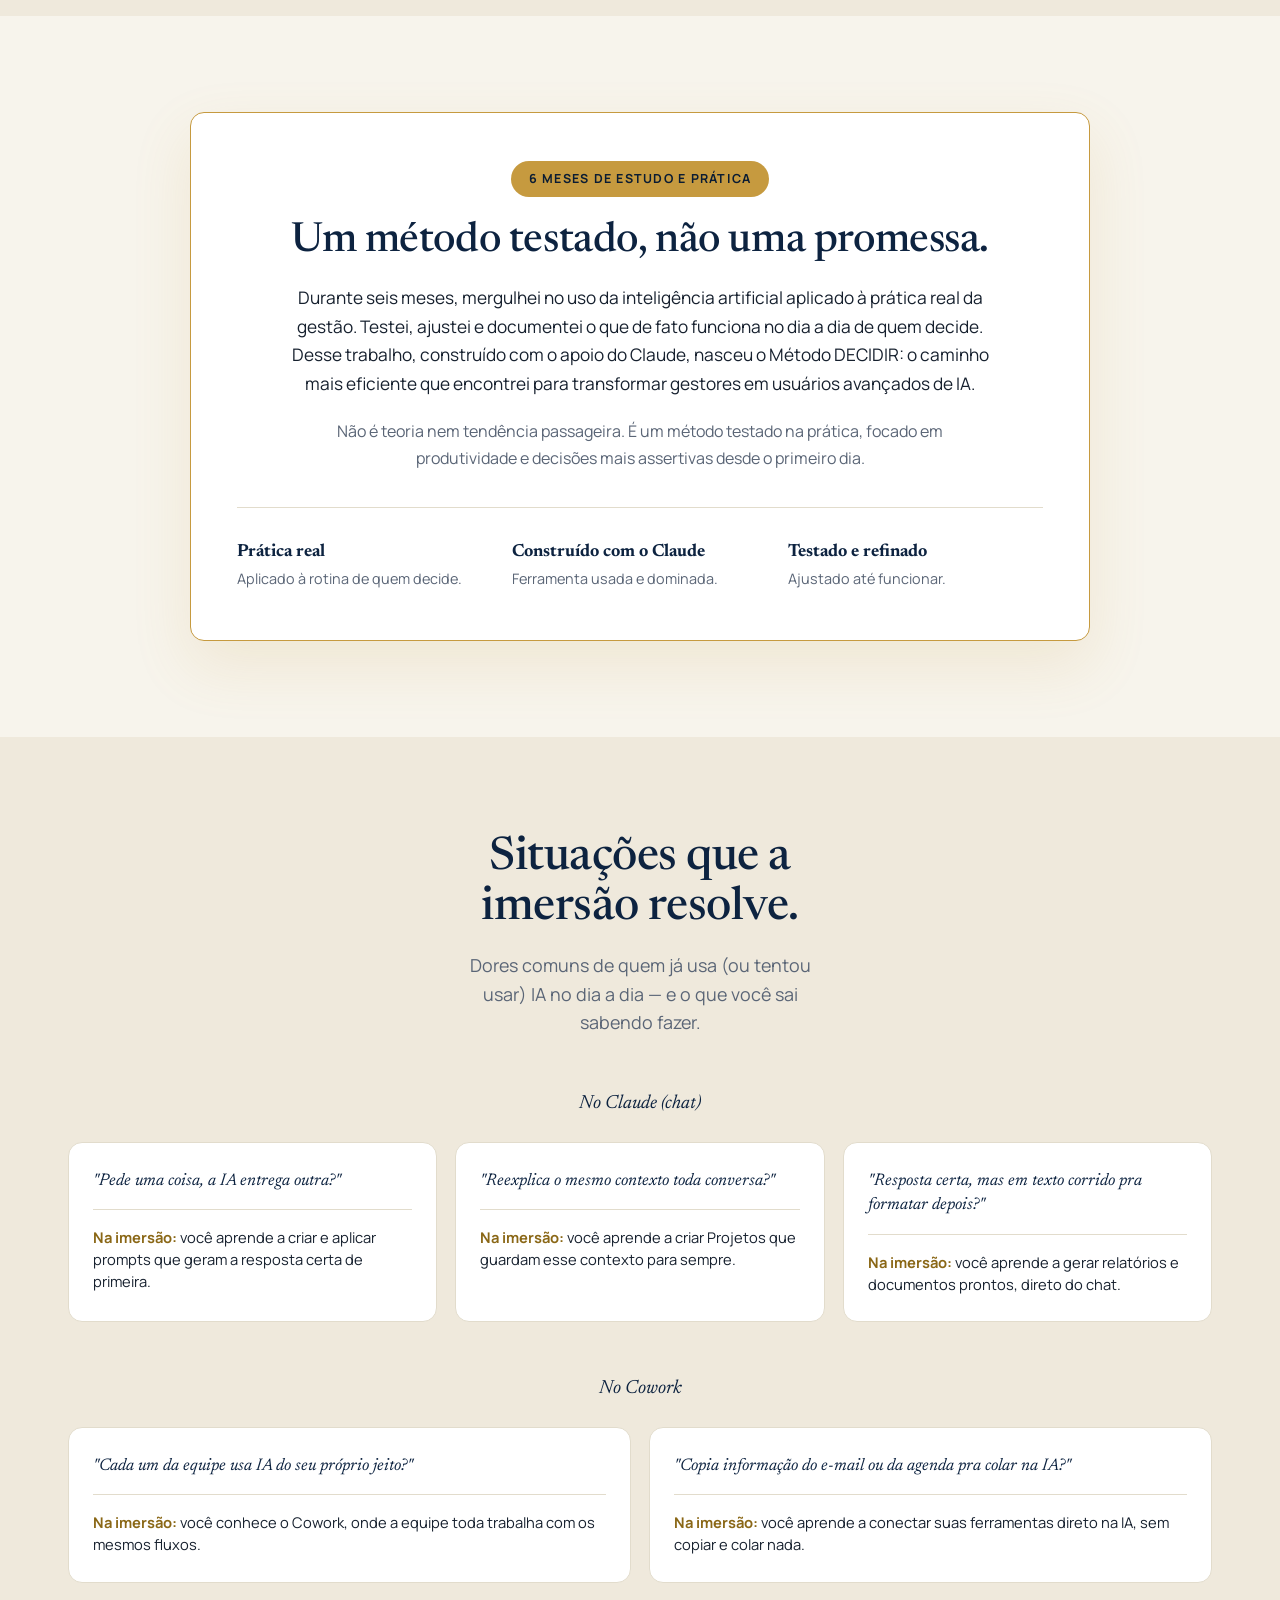
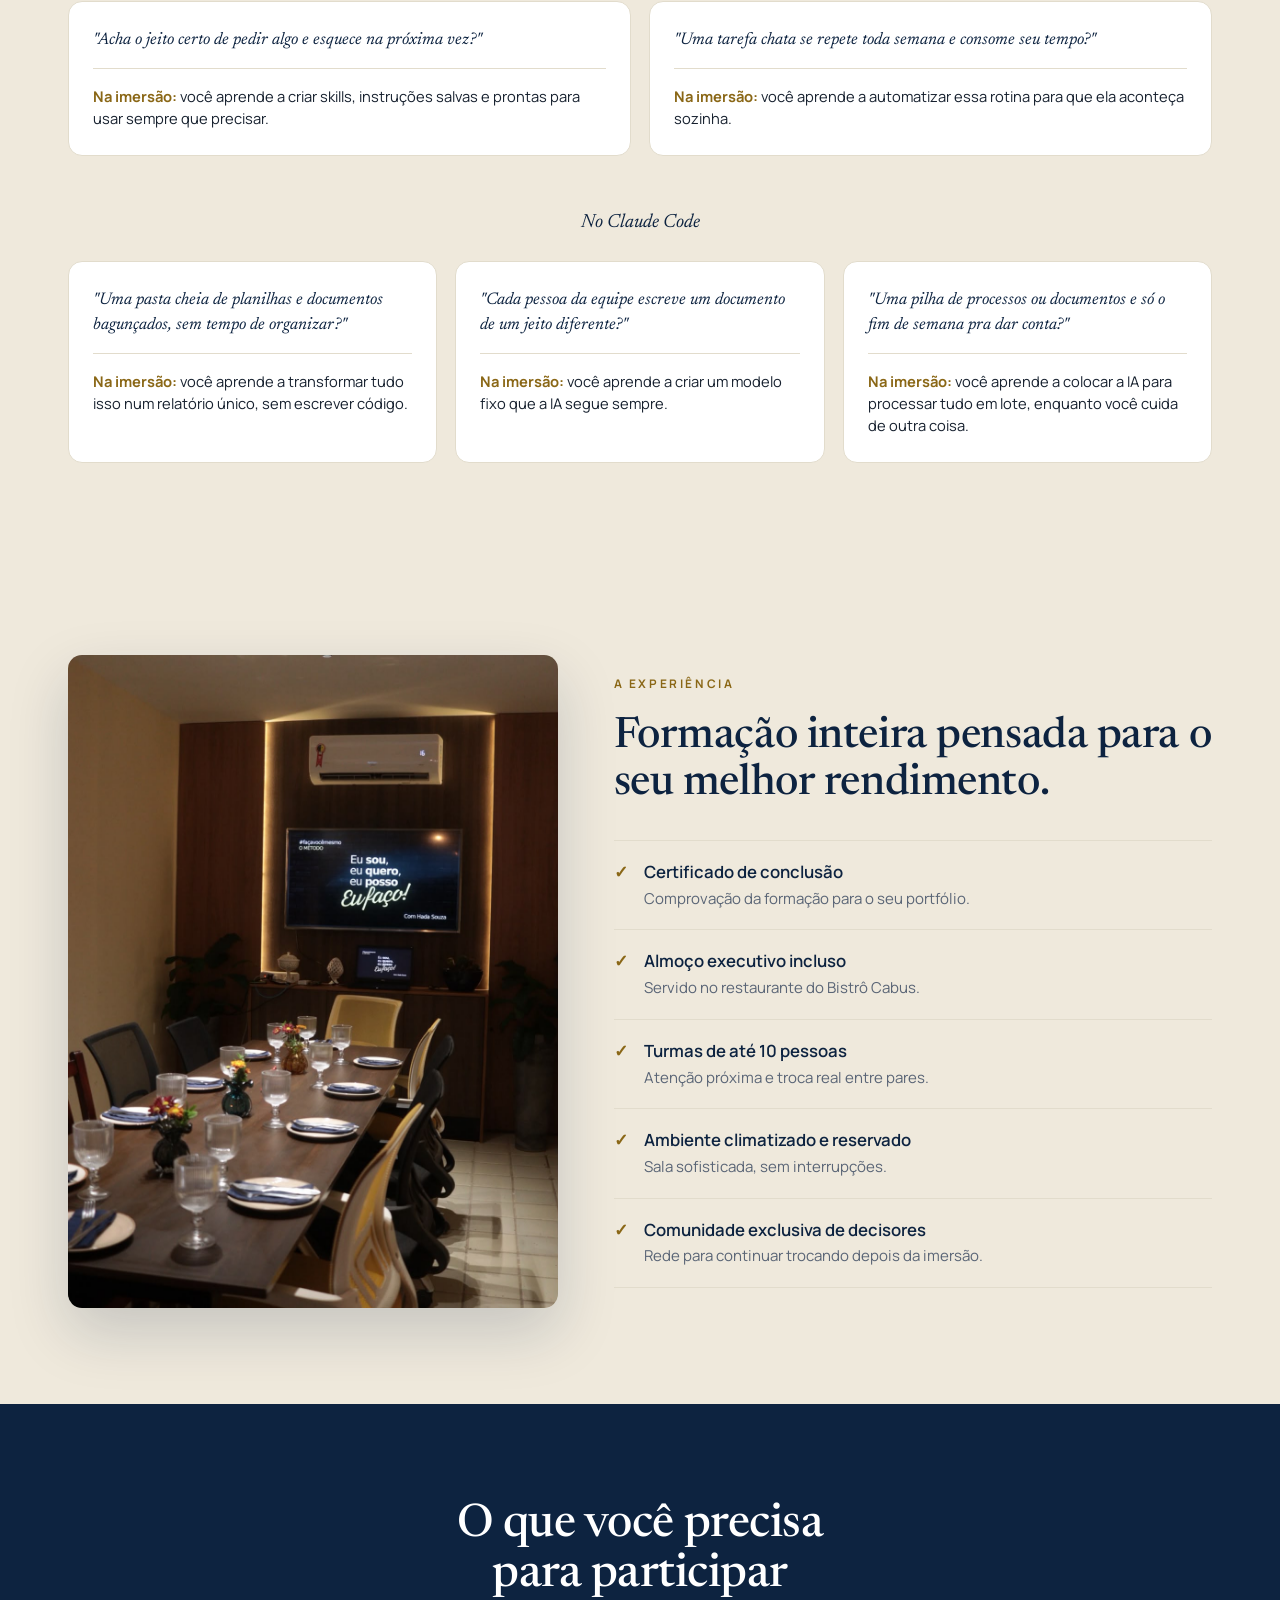
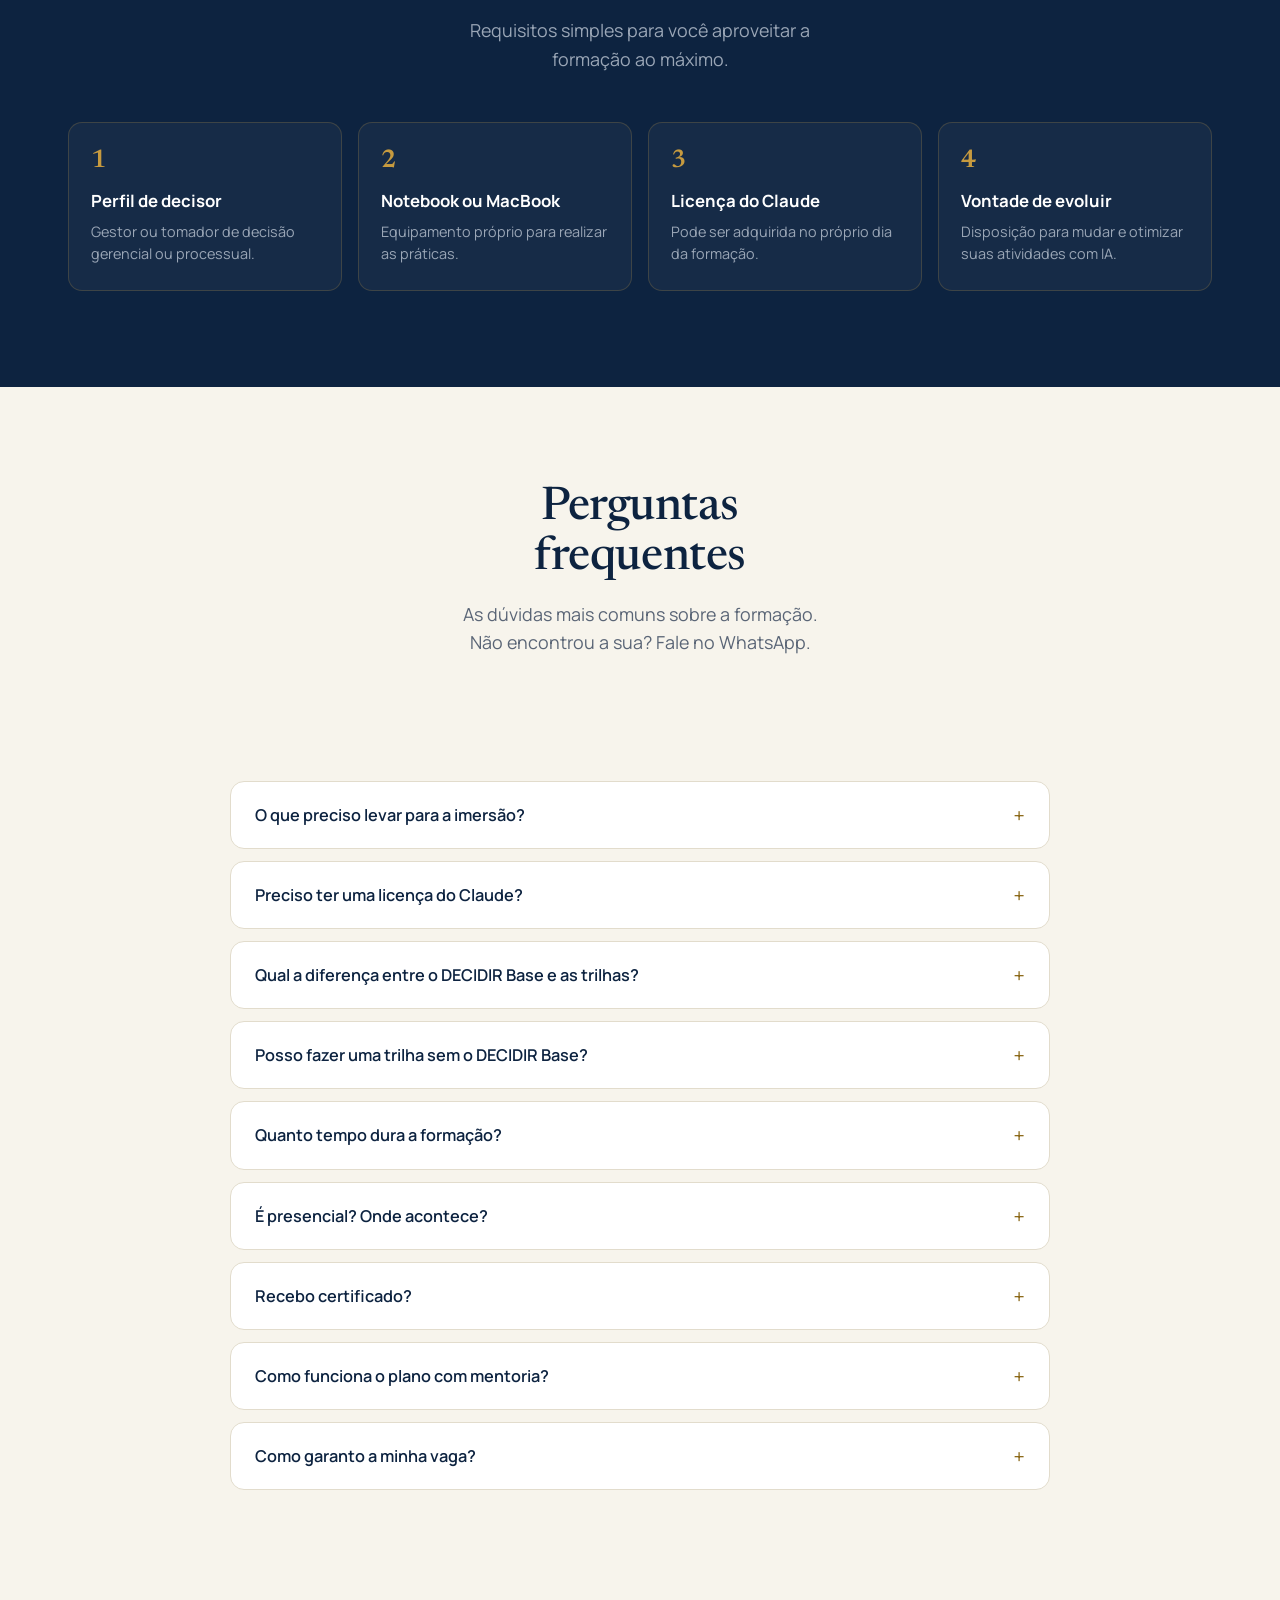
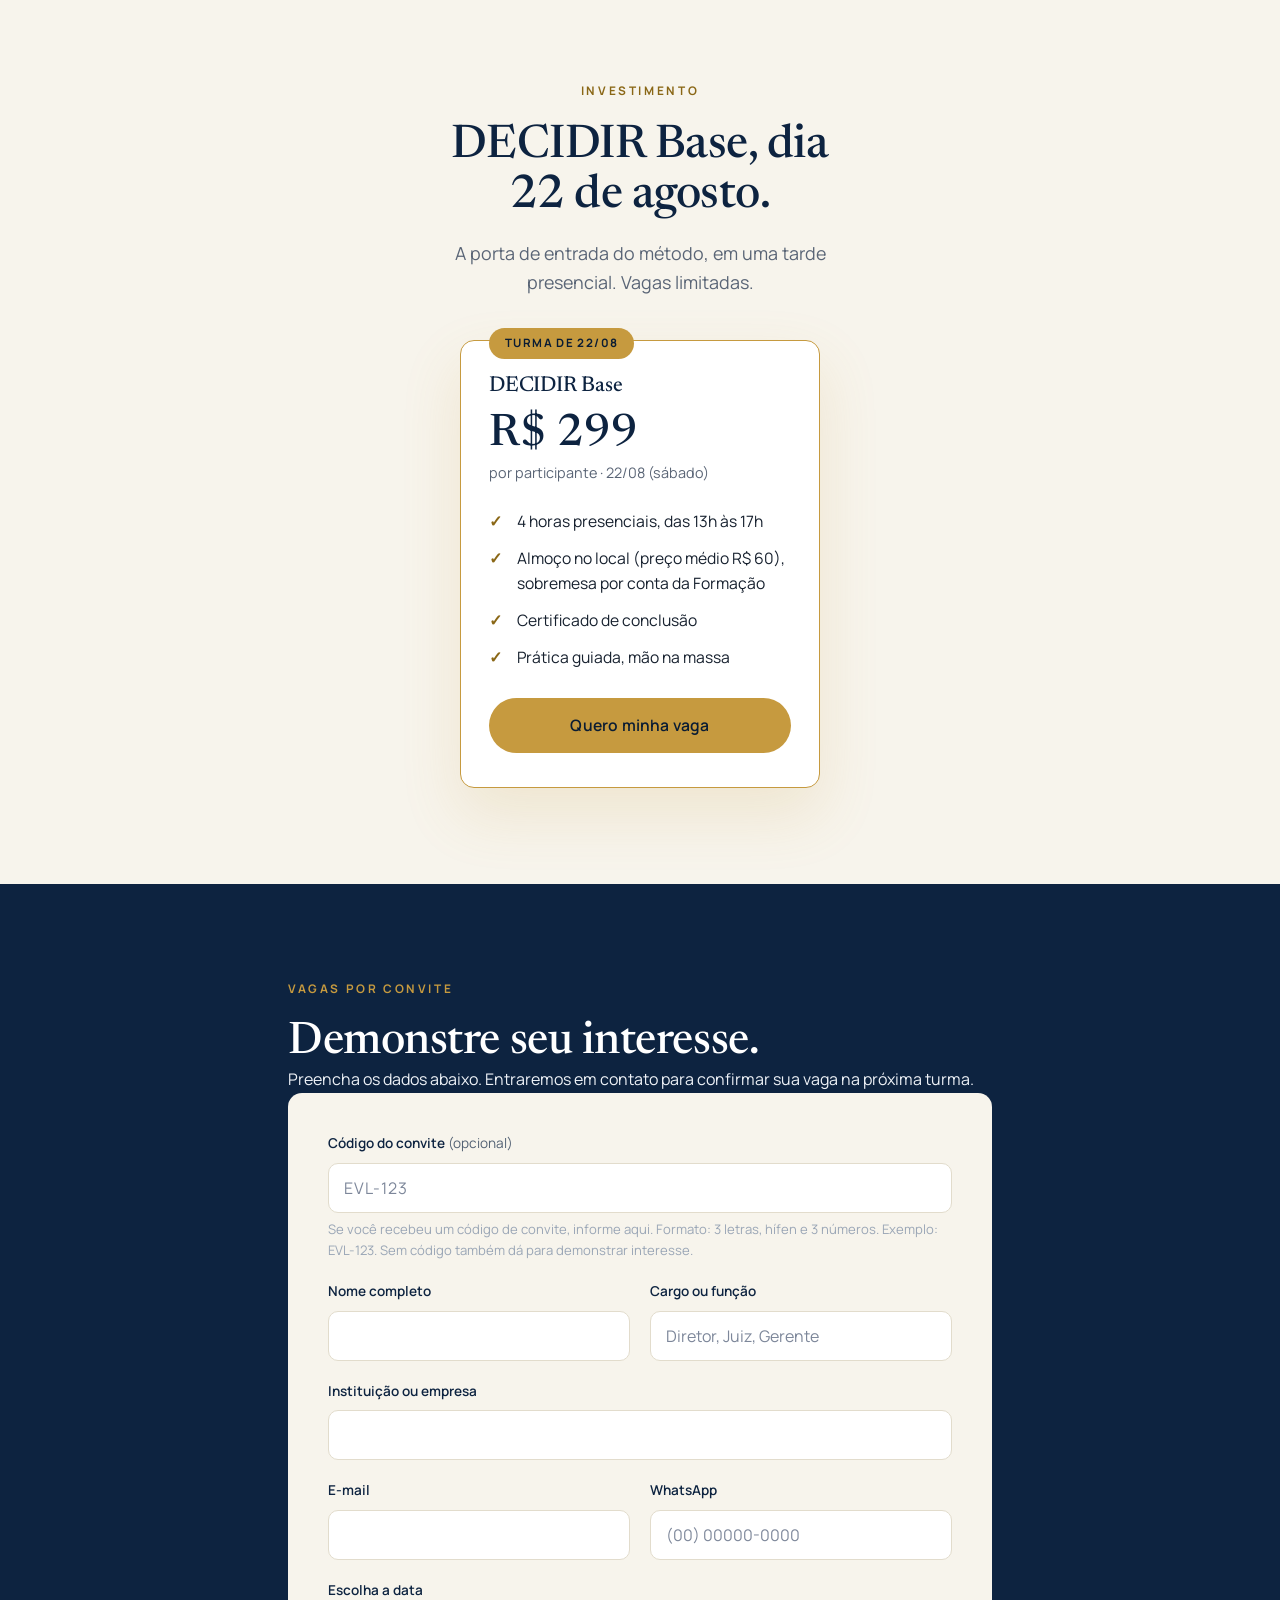
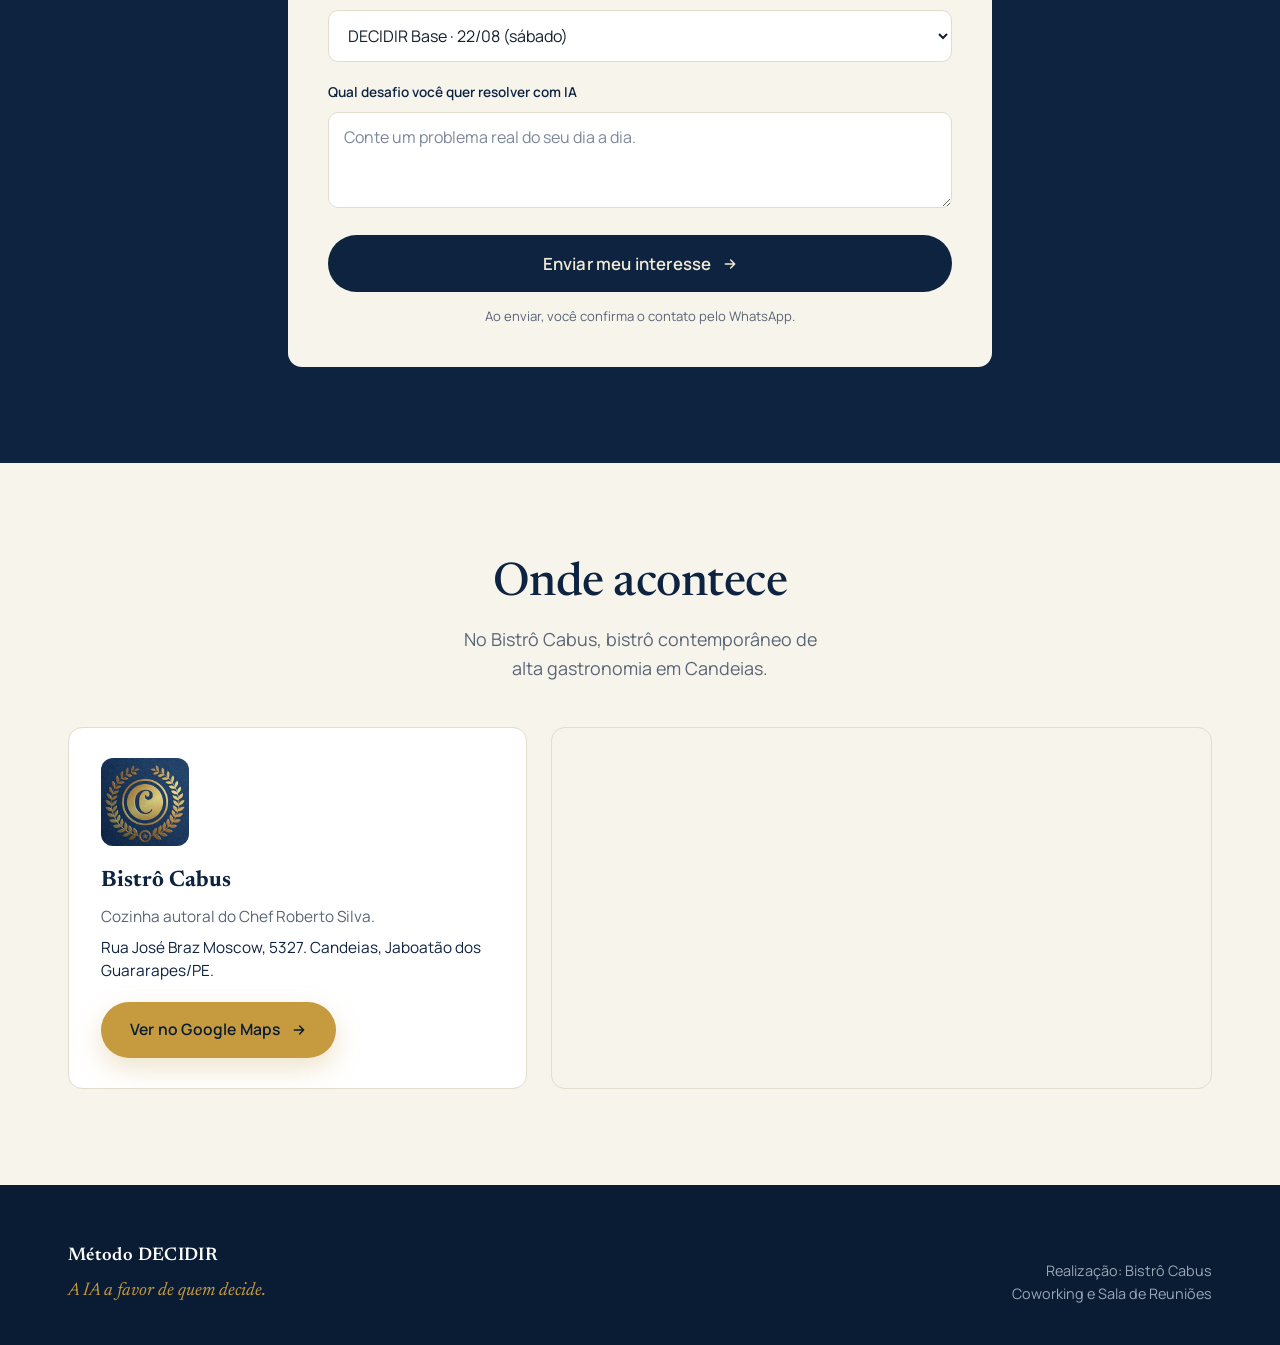
<file: decidir-base.html>
<!DOCTYPE html>
<html lang="pt-BR">
<head>
<meta charset="UTF-8">
<meta name="viewport" content="width=device-width, initial-scale=1.0">
<title>Imersão DECIDIR Base · 22 de agosto — Método DECIDIR</title>
<meta name="description" content="Imersão presencial em produtividade e assertividade com IA, para gestores, líderes e operadores do Direito. Turma por convite.">
<link rel="preconnect" href="https://fonts.googleapis.com">
<link rel="preconnect" href="https://fonts.gstatic.com" crossorigin>
<link href="https://fonts.googleapis.com/css2?family=Newsreader:ital,opsz,wght@0,6..72,400;0,6..72,500;0,6..72,600;1,6..72,400&family=Manrope:wght@400;500;600;700&display=swap" rel="stylesheet">
<link rel="stylesheet" href="styles.css?v=4">
</head>
<body>

<!-- NAV -->
<nav>
  <div class="wrap nav-inner">
    <a href="index.html" class="brand" style="text-decoration:none">Método <b>DECIDIR</b></a>
    <div class="nav-links">
      <a href="#data">Data</a>
      <a href="#facilitador">Formador</a>
      <a href="#planos">Planos</a>
    </div>
    <a href="#interesse" class="btn nav-cta">Quero minha vaga</a>
  </div>
</nav>

<!-- HERO -->
<header class="hero">
  <div class="wrap hero-grid">
    <div class="hero-copy reveal">
      <div class="eyebrow"><span class="dot"></span> DECIDIR Base &nbsp;·&nbsp; 22 de agosto (sábado)</div>
      <h1>A IA a favor de <em>quem decide.</em></h1>
      <p class="lede">O DECIDIR Base é a porta de entrada do método. Em uma tarde presencial, você domina o essencial de decidir com IA usando o Claude.</p>
      <div class="hero-cta">
        <a href="#interesse" class="btn btn-primary">Quero minha vaga
          <svg viewBox="0 0 24 24" fill="none" stroke="currentColor" stroke-width="2.2" stroke-linecap="round" stroke-linejoin="round"><path d="M5 12h14M13 6l6 6-6 6"/></svg>
        </a>
        <a href="#data" class="btn btn-ghost-dark" style="color:var(--navy);border-color:var(--line)">Ver a programação</a>
      </div>
    </div>
    <figure class="hero-figure reveal">
      <img src="imagens-local/WhatsApp%20Image%202026-07-24%20at%2010.11.54.jpeg" alt="Sala de reuniões do Bistrô Cabus preparada para a formação">
      <figcaption>Sala de reuniões reservada, no Bistrô Cabus.</figcaption>
    </figure>
  </div>
</header>

<!-- STATS -->
<section class="stats" style="padding:0">
  <div class="wrap">
    <div class="stats-grid">
      <div class="stat reveal"><div class="n">4h</div><div class="l">Formação + almoço</div></div>
      <div class="stat reveal"><div class="n">7</div><div class="l">Passos do método</div></div>
      <div class="stat reveal"><div class="n">10</div><div class="l">Vagas por turma</div></div>
      <div class="stat reveal"><div class="n">Certificado</div><div class="l">de conclusão</div></div>
    </div>
  </div>
</section>

<!-- AGENDA / DATA -->
<section class="agenda" id="data">
  <div class="wrap">
    <div class="lead-head reveal">
      <div class="eyebrow">DECIDIR Base · próxima turma</div>
      <h2>Imersão Tecnológica e Gastronômica.</h2>
      <p>Uma tarde para aprender IA na prática, começando por um almoço de alta gastronomia.</p>
    </div>
    <div class="agenda-grid">
      <div class="agenda-when reveal">
        <div class="agenda-date">
          <span class="d-day">22</span>
          <span class="d-mon">ago</span>
        </div>
        <div class="agenda-info">
          <div class="agenda-dow">Sábado</div>
          <ul class="agenda-timeline">
            <li><span class="t">11h30 às 12h59</span><span class="e">Almoço no Bistrô Cabus</span></li>
            <li><span class="t">13h00 às 17h00</span><span class="e">Formação, DECIDIR Base</span></li>
          </ul>
          <p class="agenda-note">O almoço será servido no ambiente da formação, com preço médio de R$ 60,00. A sobremesa fica por conta da Formação. Bebidas à parte.</p>
        </div>
      </div>
      <div class="agenda-where reveal">
        <img class="agenda-logo" loading="lazy" src="bistro-cabus-logo.jpg" alt="Bistrô Cabus">
        <div class="agenda-local">
          <b>Bistrô Cabus</b>
          <span>Cozinha autoral do Chef Roberto Silva. Alta gastronomia em Candeias.</span>
          <span class="addr">Rua José Braz Moscow, 5327. Candeias, Jaboatão dos Guararapes/PE.</span>
        </div>
      </div>
    </div>
  </div>
</section>

<!-- AUDIENCE -->
<section class="audience">
  <div class="wrap">
    <div class="lead-head reveal">
      <div class="eyebrow">Para quem é</div>
      <h2>Feito para quem decide todos os dias.</h2>
      <p>Sem exigir conhecimento técnico. Se você lidera pessoas, processos ou decisões, esta imersão é para você.</p>
    </div>
    <div class="chips reveal">
      <span class="chip">Gestores</span>
      <span class="chip">Líderes</span>
      <span class="chip">Gerentes</span>
      <span class="chip">Diretores</span>
      <span class="chip">Juízes</span>
      <span class="chip">Promotores</span>
      <span class="chip">Defensores</span>
    </div>
  </div>
</section>

<!-- FACILITADOR -->
<section class="fac" id="facilitador">
  <div class="wrap fac-grid">
    <figure class="fac-portrait reveal">
      <img loading="lazy" src="facilitador.jpg" alt="Prof. Dário Nascimento, facilitador da imersão">
    </figure>
    <div class="reveal">
      <h2>Quem conduz a imersão</h2>
      <div class="name">Prof. Dário Nascimento</div>
      <div class="role">CEO da Plataforma Ativa. Coordenador de cursos de Tecnologia.</div>
      <p class="bio">Une mais de duas décadas em tecnologia e gestão educacional a uma base acadêmica sólida em inteligência artificial. Traduz o que há de mais atual em IA para a rotina de quem decide, sempre com foco em prática e resultado.</p>
      <div class="fac-creds">
        <div class="cred hi"><b>Mestre em Tecnologia e Gestão em EaD</b><span>Universidade Federal Rural de Pernambuco (UFRPE)</span></div>
        <div class="cred hi"><b>Especialista em Inteligência Artificial</b><span>Pós-graduação, 480 horas</span></div>
        <div class="cred"><b>20+ anos em TI e educação</b><span>Gestão, docência e inovação</span></div>
        <div class="cred"><b>Pesquisa em IA aplicada</b><span>Learning Analytics e metodologias ativas</span></div>
      </div>
      <div class="fac-corp">
        <span class="fac-corp-label">Atuação profissional em grandes corporações</span>
        <div class="fac-corp-names">
          <span>SENAC</span>
          <span>SENAI</span>
          <span>FICR</span>
          <span>IMIP</span>
        </div>
      </div>
    </div>
  </div>
</section>

<!-- ORIGEM / VALIDAÇÃO -->
<section class="origem" id="origem">
  <div class="wrap">
    <div class="origem-card reveal">
      <span class="origem-badge">6 meses de estudo e prática</span>
      <h2>Um método testado, não uma promessa.</h2>
      <p>Durante seis meses, mergulhei no uso da inteligência artificial aplicado à prática real da gestão. Testei, ajustei e documentei o que de fato funciona no dia a dia de quem decide. Desse trabalho, construído com o apoio do Claude, nasceu o Método DECIDIR: o caminho mais eficiente que encontrei para transformar gestores em usuários avançados de IA.</p>
      <p class="origem-sign">Não é teoria nem tendência passageira. É um método testado na prática, focado em produtividade e decisões mais assertivas desde o primeiro dia.</p>
      <div class="origem-points">
        <div><b>Prática real</b><span>Aplicado à rotina de quem decide.</span></div>
        <div><b>Construído com o Claude</b><span>Ferramenta usada e dominada.</span></div>
        <div><b>Testado e refinado</b><span>Ajustado até funcionar.</span></div>
      </div>
    </div>
  </div>
</section>

<!-- SITUACOES -->
<section class="situacoes" id="situacoes">
  <div class="wrap">
    <div class="lead-head reveal">
      <h2>Situações que a imersão resolve.</h2>
      <p>Dores comuns de quem já usa (ou tentou usar) IA no dia a dia — e o que você sai sabendo fazer.</p>
    </div>

    <div class="sit-group">
      <p class="sit-group-label">No Claude (chat)</p>
      <div class="sit-grid">
        <div class="sit-card reveal">
          <div class="q">"Pede uma coisa, a IA entrega outra?"</div>
          <div class="a"><b>Na imersão:</b> você aprende a criar e aplicar prompts que geram a resposta certa de primeira.</div>
        </div>
        <div class="sit-card reveal">
          <div class="q">"Reexplica o mesmo contexto toda conversa?"</div>
          <div class="a"><b>Na imersão:</b> você aprende a criar Projetos que guardam esse contexto para sempre.</div>
        </div>
        <div class="sit-card reveal">
          <div class="q">"Resposta certa, mas em texto corrido pra formatar depois?"</div>
          <div class="a"><b>Na imersão:</b> você aprende a gerar relatórios e documentos prontos, direto do chat.</div>
        </div>
      </div>
    </div>

    <div class="sit-group">
      <p class="sit-group-label">No Cowork</p>
      <div class="sit-grid sit-grid-2col">
        <div class="sit-card reveal">
          <div class="q">"Cada um da equipe usa IA do seu próprio jeito?"</div>
          <div class="a"><b>Na imersão:</b> você conhece o Cowork, onde a equipe toda trabalha com os mesmos fluxos.</div>
        </div>
        <div class="sit-card reveal">
          <div class="q">"Copia informação do e-mail ou da agenda pra colar na IA?"</div>
          <div class="a"><b>Na imersão:</b> você aprende a conectar suas ferramentas direto na IA, sem copiar e colar nada.</div>
        </div>
        <div class="sit-card reveal">
          <div class="q">"Acha o jeito certo de pedir algo e esquece na próxima vez?"</div>
          <div class="a"><b>Na imersão:</b> você aprende a criar skills, instruções salvas e prontas para usar sempre que precisar.</div>
        </div>
        <div class="sit-card reveal">
          <div class="q">"Uma tarefa chata se repete toda semana e consome seu tempo?"</div>
          <div class="a"><b>Na imersão:</b> você aprende a automatizar essa rotina para que ela aconteça sozinha.</div>
        </div>
      </div>
    </div>

    <div class="sit-group">
      <p class="sit-group-label">No Claude Code</p>
      <div class="sit-grid">
        <div class="sit-card reveal">
          <div class="q">"Uma pasta cheia de planilhas e documentos bagunçados, sem tempo de organizar?"</div>
          <div class="a"><b>Na imersão:</b> você aprende a transformar tudo isso num relatório único, sem escrever código.</div>
        </div>
        <div class="sit-card reveal">
          <div class="q">"Cada pessoa da equipe escreve um documento de um jeito diferente?"</div>
          <div class="a"><b>Na imersão:</b> você aprende a criar um modelo fixo que a IA segue sempre.</div>
        </div>
        <div class="sit-card reveal">
          <div class="q">"Uma pilha de processos ou documentos e só o fim de semana pra dar conta?"</div>
          <div class="a"><b>Na imersão:</b> você aprende a colocar a IA para processar tudo em lote, enquanto você cuida de outra coisa.</div>
        </div>
      </div>
    </div>
  </div>
</section>

<!-- EXPERIENCE -->
<section class="exp">
  <div class="wrap exp-grid">
    <figure class="exp-figure reveal">
      <img loading="lazy" src="imagens-local/WhatsApp%20Image%202026-07-24%20at%2010.05.28.jpeg" alt="Ambiente do Bistrô Cabus montado para treinamento">
    </figure>
    <div class="reveal">
      <div class="eyebrow">A experiência</div>
      <h2 style="font-size:clamp(1.9rem,3.6vw,2.7rem);color:var(--navy)">Formação inteira pensada para o seu melhor rendimento.</h2>
      <ul class="incl">
        <li><span class="ck">✓</span><div><b>Certificado de conclusão</b><span>Comprovação da formação para o seu portfólio.</span></div></li>
        <li><span class="ck">✓</span><div><b>Almoço executivo incluso</b><span>Servido no restaurante do Bistrô Cabus.</span></div></li>
        <li><span class="ck">✓</span><div><b>Turmas de até 10 pessoas</b><span>Atenção próxima e troca real entre pares.</span></div></li>
        <li><span class="ck">✓</span><div><b>Ambiente climatizado e reservado</b><span>Sala sofisticada, sem interrupções.</span></div></li>
        <li><span class="ck">✓</span><div><b>Comunidade exclusiva de decisores</b><span>Rede para continuar trocando depois da imersão.</span></div></li>
      </ul>
    </div>
  </div>
</section>

<!-- PRE-REQUISITOS -->
<section class="prereq on-dark" id="prerequisitos">
  <div class="wrap">
    <div class="lead-head reveal">
      <h2>O que você precisa para participar</h2>
      <p>Requisitos simples para você aproveitar a formação ao máximo.</p>
    </div>
    <div class="prereq-grid">
      <div class="prereq-item reveal">
        <span class="num">1</span>
        <b>Perfil de decisor</b>
        <p>Gestor ou tomador de decisão gerencial ou processual.</p>
      </div>
      <div class="prereq-item reveal">
        <span class="num">2</span>
        <b>Notebook ou MacBook</b>
        <p>Equipamento próprio para realizar as práticas.</p>
      </div>
      <div class="prereq-item reveal">
        <span class="num">3</span>
        <b>Licença do Claude</b>
        <p>Pode ser adquirida no próprio dia da formação.</p>
      </div>
      <div class="prereq-item reveal">
        <span class="num">4</span>
        <b>Vontade de evoluir</b>
        <p>Disposição para mudar e otimizar suas atividades com IA.</p>
      </div>
    </div>
  </div>
</section>

<!-- FAQ -->
<section class="faq" id="faq">
  <div class="wrap">
    <div class="lead-head reveal">
      <h2>Perguntas frequentes</h2>
      <p>As dúvidas mais comuns sobre a formação. Não encontrou a sua? Fale no WhatsApp.</p>
    </div>
    <div class="faq-list">
      <details class="faq-item reveal"><summary>Preciso saber programar ou ter conhecimento técnico?</summary><div class="faq-a">Não. A formação é feita para quem decide, sem exigir conhecimento técnico. Você aprende na prática, do zero.</div></details>
      <details class="faq-item reveal"><summary>O que preciso levar para a imersão?</summary><div class="faq-a">Seu notebook ou MacBook para realizar as práticas. O ambiente, o material de apoio e o certificado ficam por nossa conta.</div></details>
      <details class="faq-item reveal"><summary>Preciso ter uma licença do Claude?</summary><div class="faq-a">Sim. Se você ainda não tiver, ela pode ser adquirida no próprio dia da formação.</div></details>
      <details class="faq-item reveal"><summary>Qual a diferença entre o DECIDIR Base e as trilhas?</summary><div class="faq-a">O DECIDIR Base é a fundação do método e pré-requisito de todos. As trilhas aprofundam na sua área: Educação, Gestão, Direito ou TIC.</div></details>
      <details class="faq-item reveal"><summary>Posso fazer uma trilha sem o DECIDIR Base?</summary><div class="faq-a">Não. O Base é pré-requisito das trilhas, porque nivela todos os participantes no essencial antes de aprofundar.</div></details>
      <details class="faq-item reveal"><summary>Quanto tempo dura a formação?</summary><div class="faq-a">Cada módulo tem 4 horas. O DECIDIR Base mais uma trilha formam a formação completa de 8 horas (um dia).</div></details>
      <details class="faq-item reveal"><summary>É presencial? Onde acontece?</summary><div class="faq-a">Sim, é presencial, no Bistrô Cabus, em Recife, com turmas reduzidas de até 10 pessoas.</div></details>
      <details class="faq-item reveal"><summary>Recebo certificado?</summary><div class="faq-a">Sim, você recebe certificado de conclusão por módulo realizado.</div></details>
      <details class="faq-item reveal"><summary>Como funciona o plano com mentoria?</summary><div class="faq-a">Além da formação (Base mais trilha), você tem 2 mentorias individuais para analisar e resolver um problema real seu com IA.</div></details>
      <details class="faq-item reveal"><summary>Como garanto a minha vaga?</summary><div class="faq-a">Preencha o "Demonstre seu interesse" aqui no site ou fale pelo WhatsApp. As primeiras turmas são por convite e com vagas limitadas.</div></details>
    </div>
  </div>
</section>

<!-- PLANS -->
<section class="plans" id="planos">
  <div class="wrap">
    <div class="lead-head reveal">
      <div class="eyebrow">Investimento</div>
      <h2>DECIDIR Base, dia 22 de agosto.</h2>
      <p>A porta de entrada do método, em uma tarde presencial. Vagas limitadas.</p>
    </div>
    <div class="plan-grid" style="max-width:360px;margin:44px auto 0;grid-template-columns:1fr">
      <div class="plan featured reveal">
        <div class="flag">Turma de 22/08</div>
        <h3>DECIDIR Base</h3>
        <div class="price">R$ 299</div>
        <div class="per">por participante · 22/08 (sábado)</div>
        <ul>
          <li>4 horas presenciais, das 13h às 17h</li>
          <li>Almoço no local (preço médio R$ 60), sobremesa por conta da Formação</li>
          <li>Certificado de conclusão</li>
          <li>Prática guiada, mão na massa</li>
        </ul>
        <a href="#interesse" class="btn">Quero minha vaga</a>
      </div>
    </div>
  </div>
</section>

<!-- INTEREST FORM -->
<section class="interest on-dark" id="interesse">
  <div class="wrap form-shell">
    <div class="reveal">
      <div class="eyebrow">Vagas por convite</div>
      <h2>Demonstre seu interesse.</h2>
      <p>Preencha os dados abaixo. Entraremos em contato para confirmar sua vaga na próxima turma.</p>
    </div>
    <form id="interestForm" class="reveal">
      <div class="field">
        <label for="codigo">Código do convite <span style="font-weight:400;opacity:.7">(opcional)</span></label>
        <input type="text" id="codigo" name="codigo" placeholder="EVL-123" maxlength="7" autocomplete="off" pattern="[A-Za-z]{3}-[0-9]{3}" title="Formato EVL-123: 3 letras, hífen e 3 números" style="text-transform:uppercase;letter-spacing:.06em">
        <span style="display:block;margin-top:6px;font-size:.82rem;color:var(--muted-light)">Se você recebeu um código de convite, informe aqui. Formato: 3 letras, hífen e 3 números. Exemplo: EVL-123. Sem código também dá para demonstrar interesse.</span>
      </div>
      <div class="grid2">
        <div class="field">
          <label for="nome">Nome completo</label>
          <input type="text" id="nome" name="nome" required>
        </div>
        <div class="field">
          <label for="cargo">Cargo ou função</label>
          <input type="text" id="cargo" name="cargo" placeholder="Diretor, Juiz, Gerente" required>
        </div>
      </div>
      <div class="field">
        <label for="instituicao">Instituição ou empresa</label>
        <input type="text" id="instituicao" name="instituicao">
      </div>
      <div class="grid2">
        <div class="field">
          <label for="email">E-mail</label>
          <input type="email" id="email" name="email" required>
        </div>
        <div class="field">
          <label for="whatsapp">WhatsApp</label>
          <input type="tel" id="whatsapp" name="whatsapp" placeholder="(00) 00000-0000" required>
        </div>
      </div>
      <div class="field">
        <label for="plano">Escolha a data</label>
        <select id="plano" name="plano">
          <option>DECIDIR Base · 22/08 (sábado)</option>
          <option>Não posso nessa data, avise as próximas</option>
        </select>
      </div>
      <div class="field">
        <label for="desafio">Qual desafio você quer resolver com IA</label>
        <textarea id="desafio" name="desafio" placeholder="Conte um problema real do seu dia a dia."></textarea>
      </div>
      <div class="submit">
        <button type="submit" class="btn">Enviar meu interesse
          <svg viewBox="0 0 24 24" fill="none" stroke="currentColor" stroke-width="2.2" stroke-linecap="round" stroke-linejoin="round"><path d="M5 12h14M13 6l6 6-6 6"/></svg>
        </button>
        <p class="form-note">Ao enviar, você confirma o contato pelo WhatsApp.</p>
      </div>
      <div class="success" id="successMsg">Obrigado. Seu interesse foi registrado e vamos falar com você em breve.</div>
    </form>
  </div>
</section>

<!-- LOCALIZACAO -->
<section class="local" id="local">
  <div class="wrap">
    <div class="lead-head reveal">
      <h2>Onde acontece</h2>
      <p>No Bistrô Cabus, bistrô contemporâneo de alta gastronomia em Candeias.</p>
    </div>
    <div class="local-grid">
      <div class="local-info reveal">
        <img class="local-logo" loading="lazy" src="bistro-cabus-logo.jpg" alt="Bistrô Cabus">
        <div>
          <b>Bistrô Cabus</b>
          <span>Cozinha autoral do Chef Roberto Silva.</span>
          <span class="addr">Rua José Braz Moscow, 5327. Candeias, Jaboatão dos Guararapes/PE.</span>
        </div>
        <a href="https://maps.app.goo.gl/M2gc9QAaARU9t5TM9" target="_blank" rel="noopener" class="btn btn-primary">Ver no Google Maps
          <svg viewBox="0 0 24 24" fill="none" stroke="currentColor" stroke-width="2.2" stroke-linecap="round" stroke-linejoin="round"><path d="M5 12h14M13 6l6 6-6 6"/></svg>
        </a>
      </div>
      <div class="local-map reveal">
        <iframe title="Mapa do Bistrô Cabus" src="https://maps.google.com/maps?q=-8.2026097,-34.9208177&hl=pt-BR&z=17&output=embed" loading="lazy" referrerpolicy="no-referrer-when-downgrade"></iframe>
      </div>
    </div>
  </div>
</section>

<!-- FOOTER -->
<footer>
  <div class="wrap foot-grid">
    <div>
      <div class="brand">Método DECIDIR</div>
      <div class="slogan">A IA a favor de quem decide.</div>
    </div>
    <div class="venue">
      Realização: Bistrô Cabus<br>
      Coworking e Sala de Reuniões
    </div>
  </div>
</footer>

<a class="wa-fab" href="https://wa.me/558140401174?text=Ol%C3%A1!%20Tenho%20interesse%20na%20forma%C3%A7%C3%A3o%20M%C3%A9todo%20DECIDIR." target="_blank" rel="noopener" aria-label="Falar no WhatsApp sobre o Método DECIDIR">
  <svg viewBox="0 0 24 24" aria-hidden="true"><path d="M17.472 14.382c-.297-.149-1.758-.867-2.03-.967-.273-.099-.471-.148-.67.15-.197.297-.767.966-.94 1.164-.173.199-.347.223-.644.075-.297-.15-1.255-.463-2.39-1.475-.883-.788-1.48-1.761-1.653-2.059-.173-.297-.018-.458.13-.606.134-.133.298-.347.446-.52.149-.174.198-.298.298-.497.099-.198.05-.371-.025-.52-.075-.149-.669-1.612-.916-2.207-.242-.579-.487-.5-.669-.51-.173-.008-.371-.01-.57-.01-.198 0-.52.074-.792.372-.272.297-1.04 1.016-1.04 2.479 0 1.462 1.065 2.875 1.213 3.074.149.198 2.096 3.2 5.077 4.487.709.306 1.262.489 1.694.625.712.227 1.36.195 1.871.118.571-.085 1.758-.719 2.006-1.413.248-.694.248-1.289.173-1.413-.074-.124-.272-.198-.57-.347m-5.421 7.403h-.004a9.87 9.87 0 01-5.031-1.378l-.361-.214-3.741.982.998-3.648-.235-.374a9.86 9.86 0 01-1.51-5.26c.001-5.45 4.436-9.884 9.888-9.884 2.64 0 5.122 1.03 6.988 2.898a9.825 9.825 0 012.893 6.994c-.003 5.45-4.437 9.885-9.885 9.885M20.52 3.449C18.24 1.245 15.24 0 12.045 0 5.463 0 .104 5.359.101 11.943c0 2.096.548 4.142 1.588 5.945L0 24l6.335-1.652a11.94 11.94 0 005.71 1.454h.005c6.582 0 11.941-5.359 11.944-11.943a11.86 11.86 0 00-3.495-8.41z"/></svg>
  <span class="wa-label">Falar no WhatsApp</span>
</a>

<script>
  /* Endpoint do n8n que recebe o formulário (envia e-mail para contato@ + grava na planilha) */
  var INTERESSE_ENDPOINT = "https://n8n.plataformaativa.com.br/webhook/interesse-decidir";

  /* Scroll reveal (IntersectionObserver, sem scroll listener) */
  (function(){
    var reduce = window.matchMedia("(prefers-reduced-motion: reduce)").matches;
    var els = document.querySelectorAll(".reveal");
    if(reduce || !("IntersectionObserver" in window)){
      els.forEach(function(el){ el.classList.add("in"); });
      return;
    }
    var io = new IntersectionObserver(function(entries){
      entries.forEach(function(e){
        if(e.isIntersecting){ e.target.classList.add("in"); io.unobserve(e.target); }
      });
    }, { threshold:.18, rootMargin:"0px 0px -8% 0px" });
    els.forEach(function(el){ io.observe(el); });
  })();

  /* Envio do interesse para o n8n (e-mail + planilha) */
  document.getElementById("interestForm").addEventListener("submit", function(e){
    e.preventDefault();
    var f = e.target;
    var btn = f.querySelector('button[type="submit"]');
    var codigo = (f.codigo.value || "").trim().toUpperCase();
    /* Código é opcional. Só validamos o formato quando a pessoa preencheu algo. */
    if(codigo && !/^[A-Z]{3}-[0-9]{3}$/.test(codigo)){
      alert("Código do convite inválido. Use o formato EVL-123: 3 letras, hífen e 3 números. Se não tiver código, deixe o campo em branco.");
      f.codigo.focus();
      return;
    }
    var dados = {
      codigo: codigo,
      nome: f.nome.value,
      cargo: f.cargo.value,
      instituicao: f.instituicao.value || "",
      email: f.email.value,
      whatsapp: f.whatsapp.value,
      plano: f.plano.value,
      desafio: f.desafio.value || ""
    };
    if(btn){ btn.disabled = true; btn.style.opacity = ".7"; }
    fetch(INTERESSE_ENDPOINT, {
      method: "POST",
      headers: { "Content-Type": "application/json" },
      body: JSON.stringify(dados)
    }).then(function(r){
      if(!r.ok) throw new Error("resposta " + r.status);
      document.getElementById("successMsg").style.display = "block";
      f.reset();
    }).catch(function(){
      alert("Não consegui enviar agora. Tente novamente em instantes ou fale pelo WhatsApp.");
    }).finally(function(){
      if(btn){ btn.disabled = false; btn.style.opacity = "1"; }
    });
  });
</script>

</body>
</html>
</file>
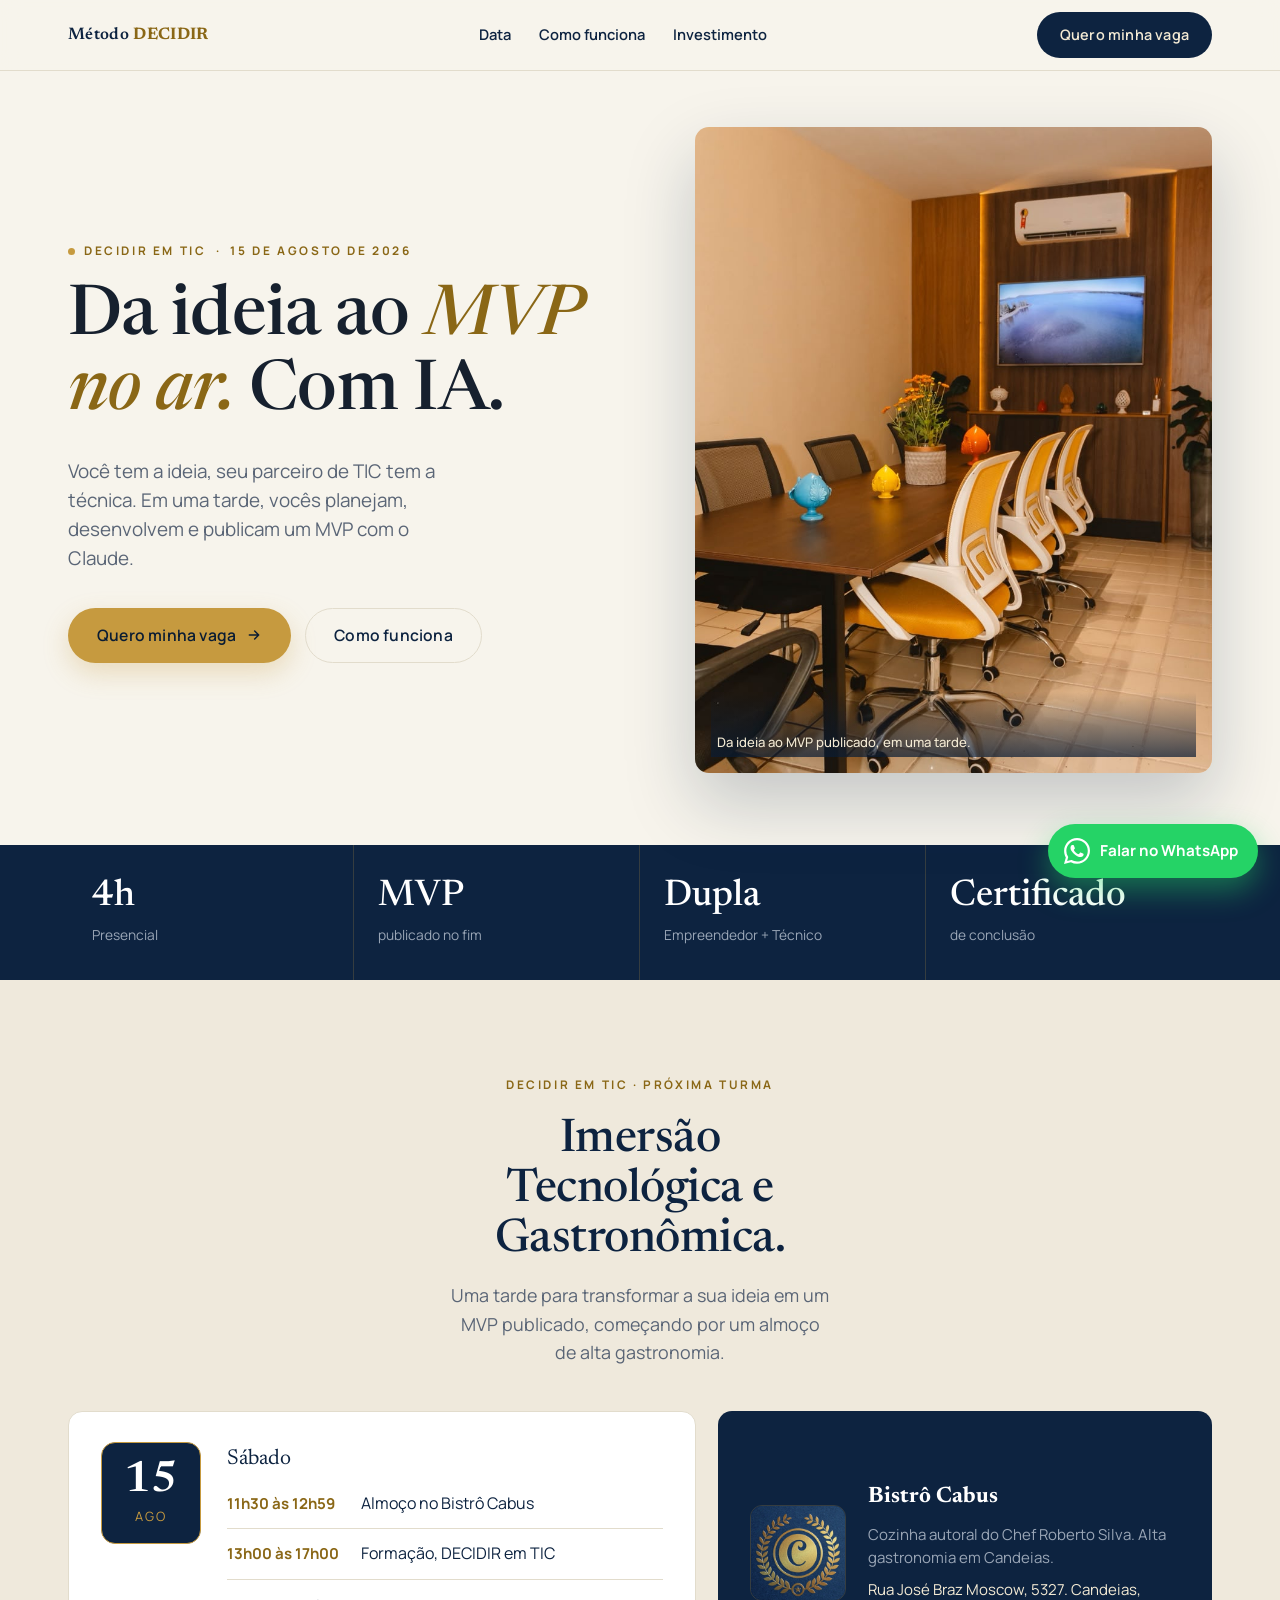
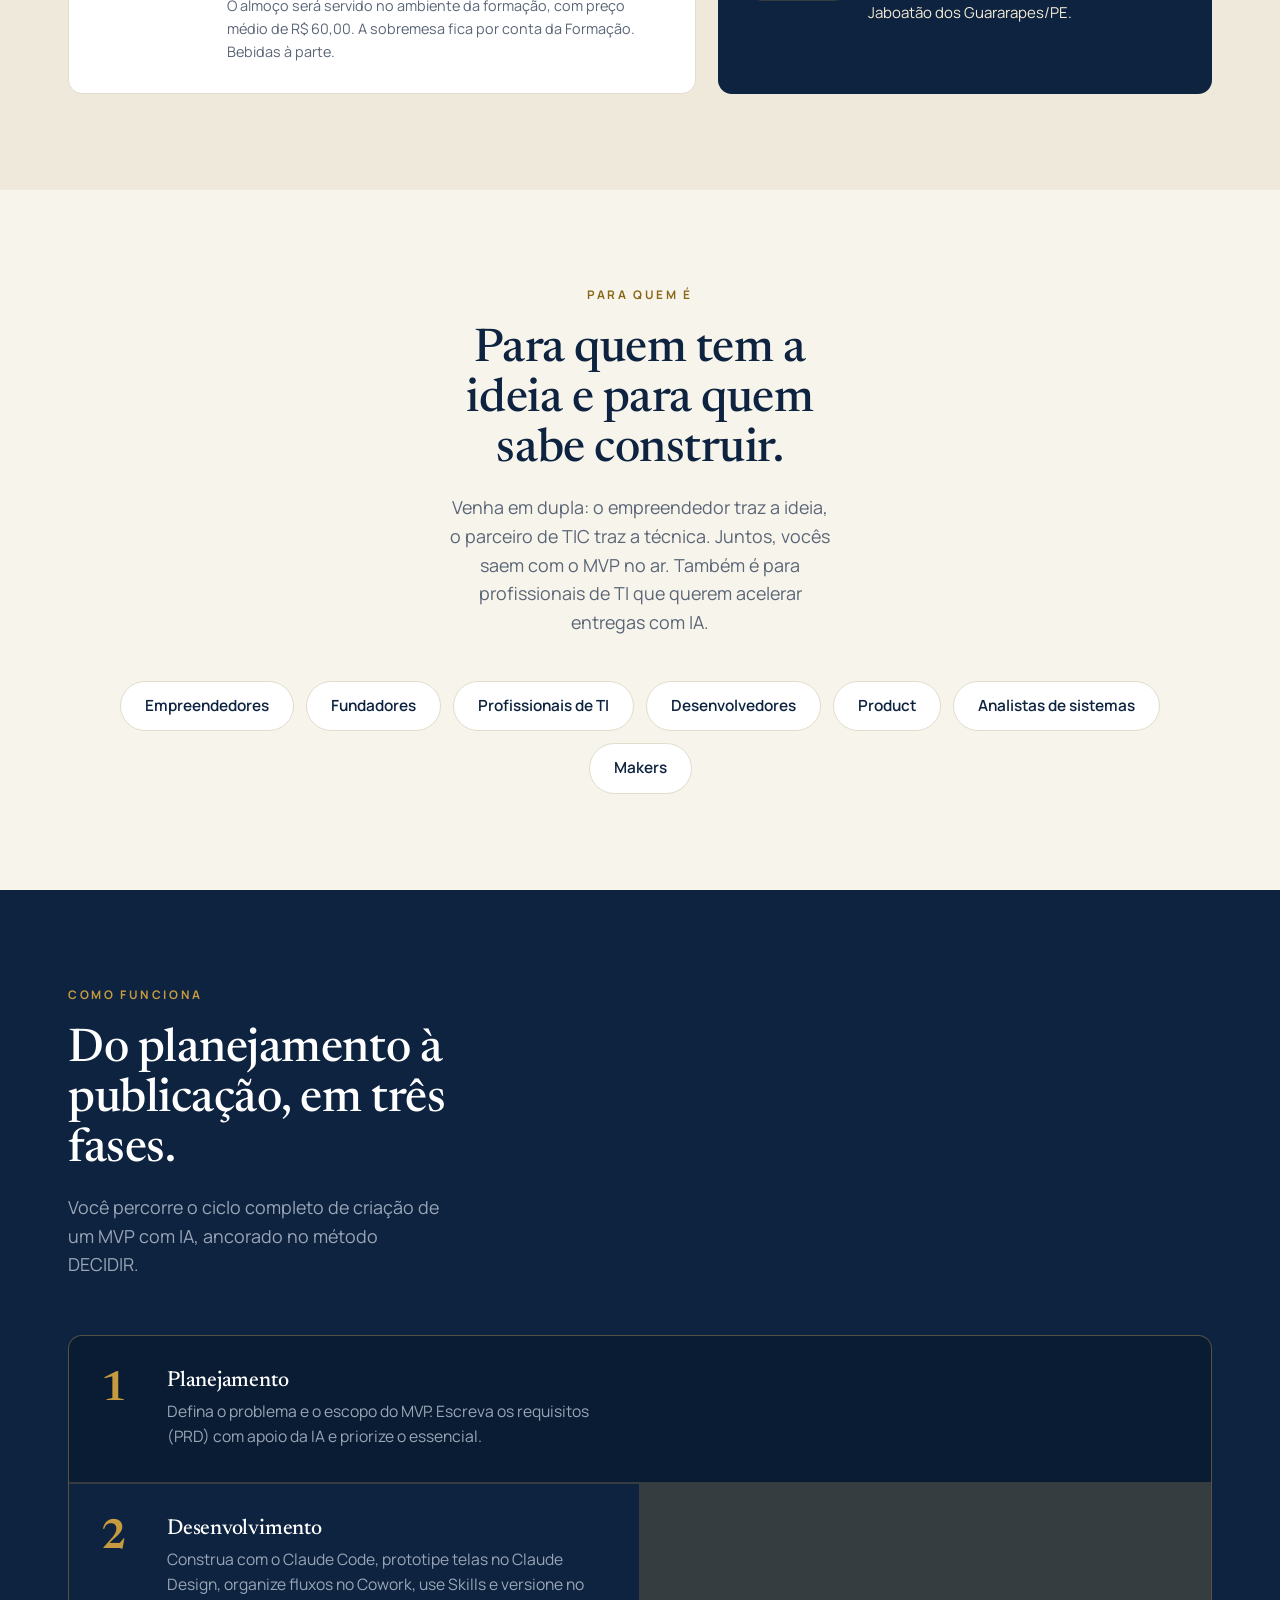
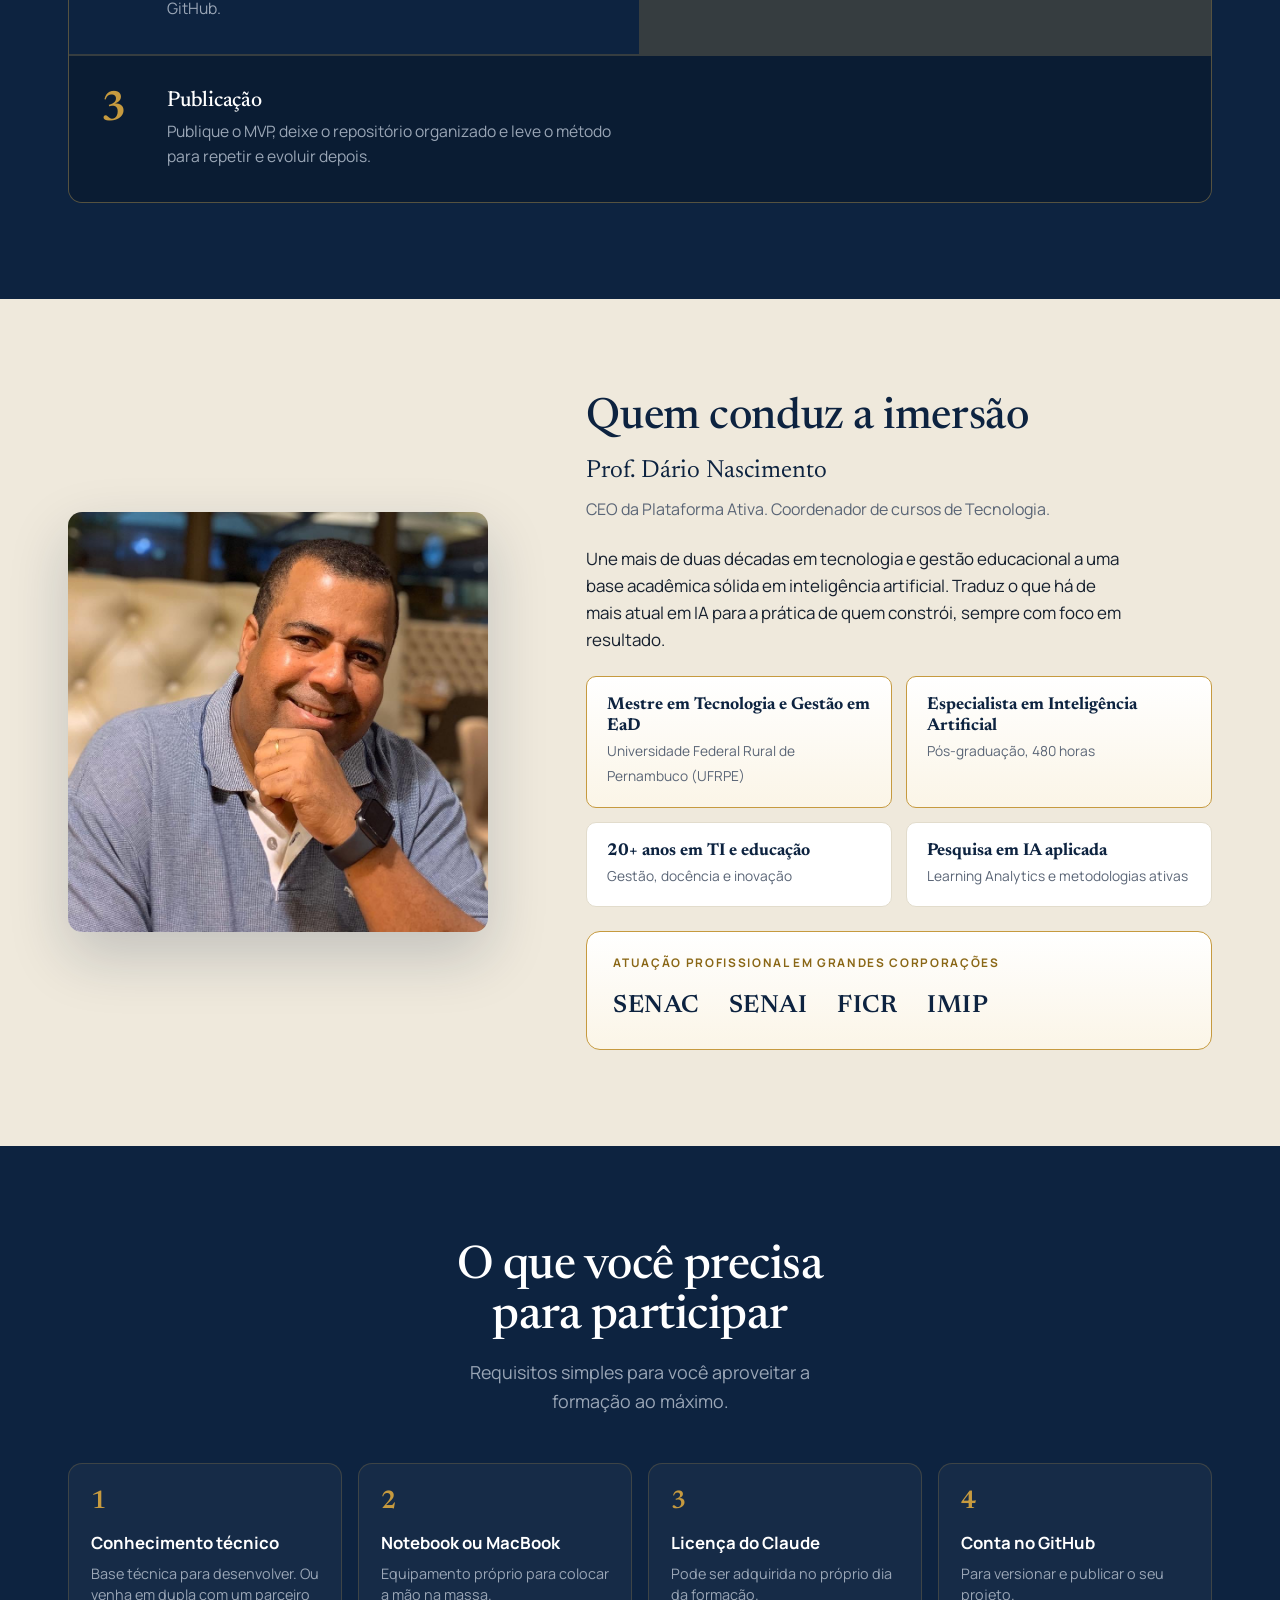
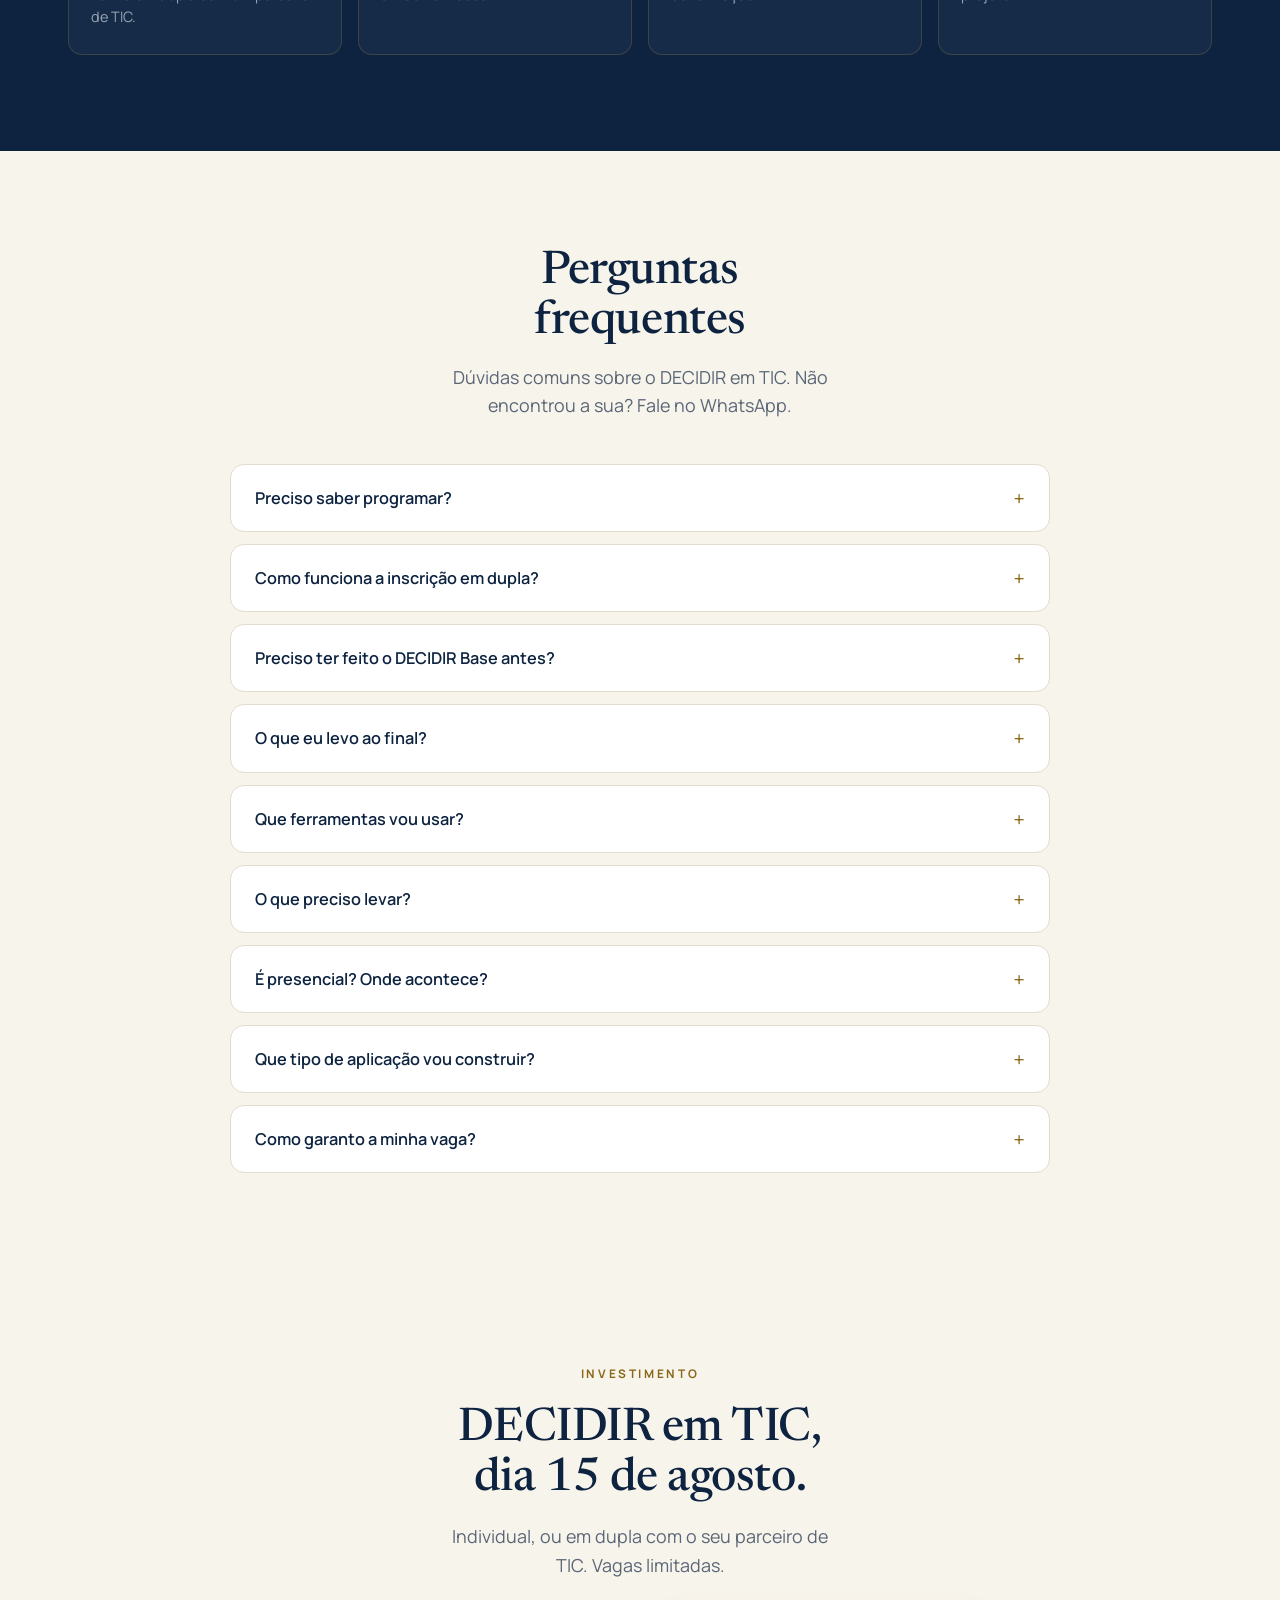
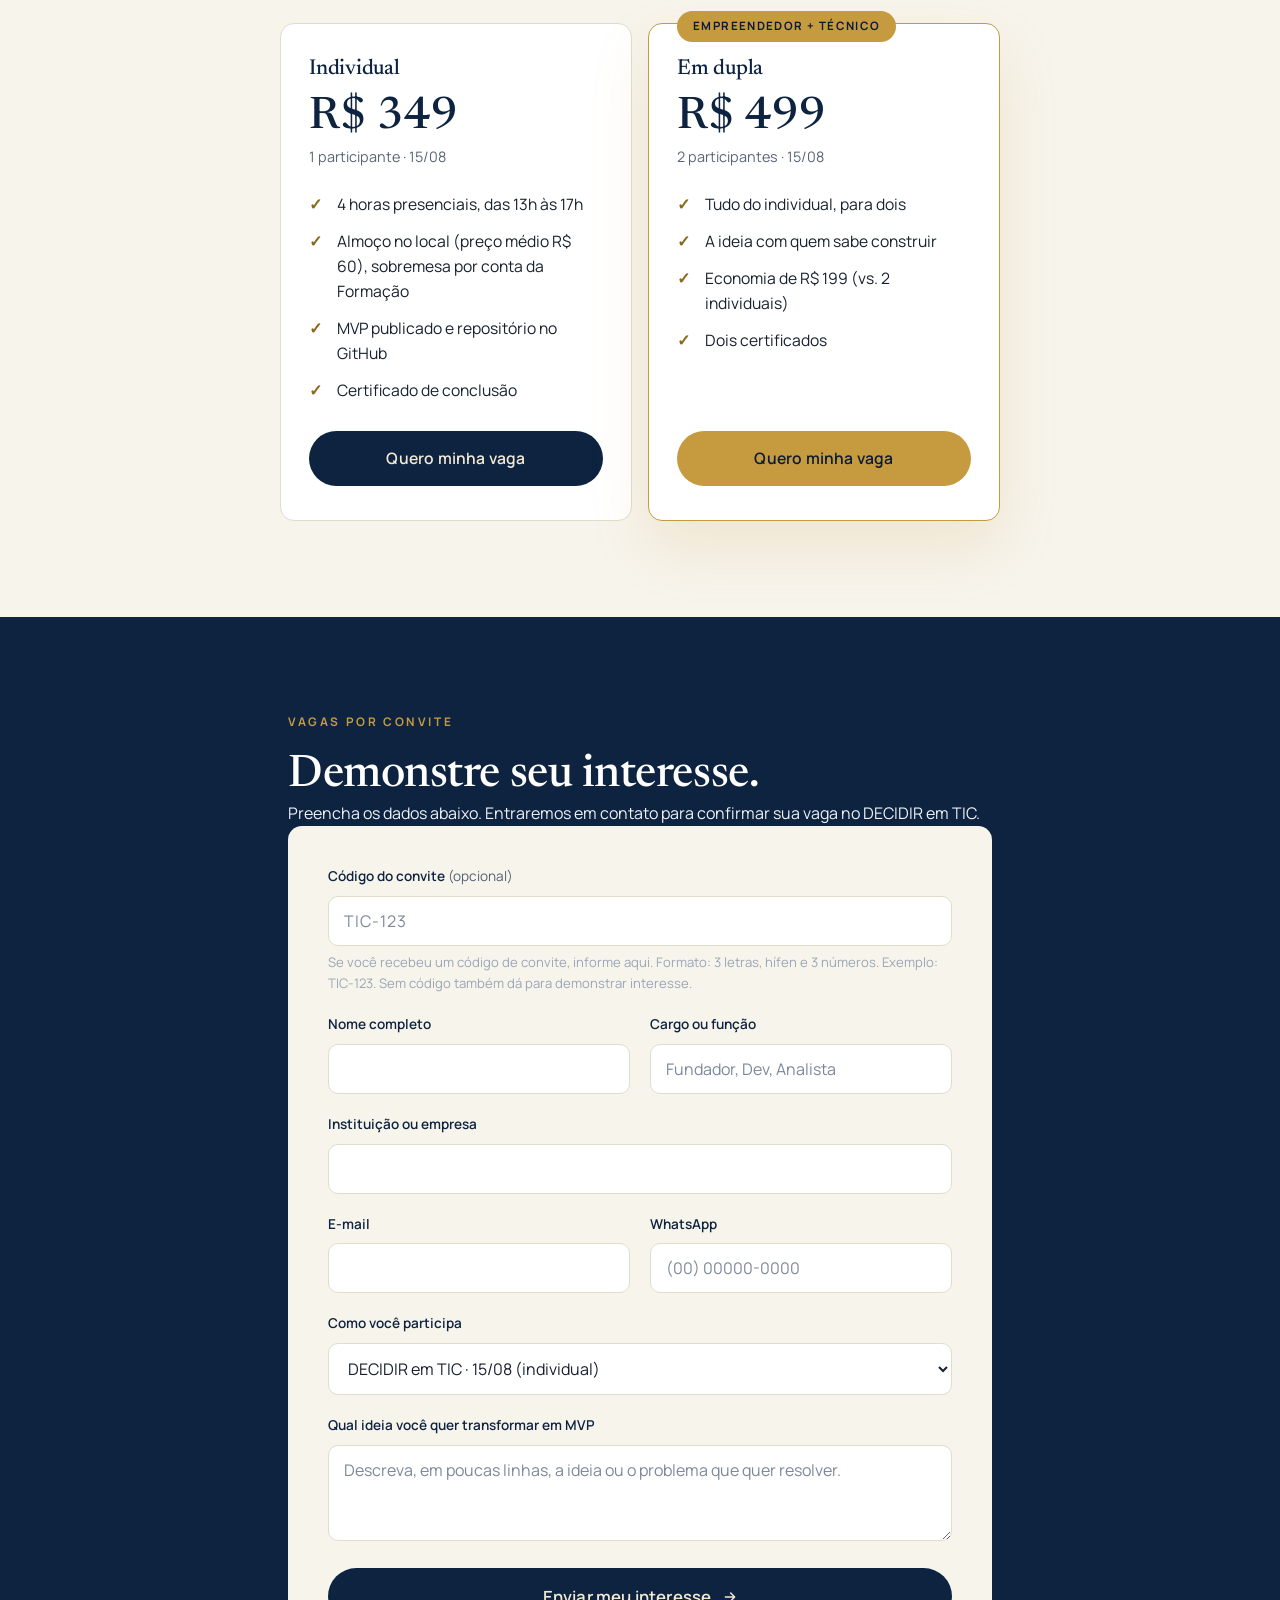
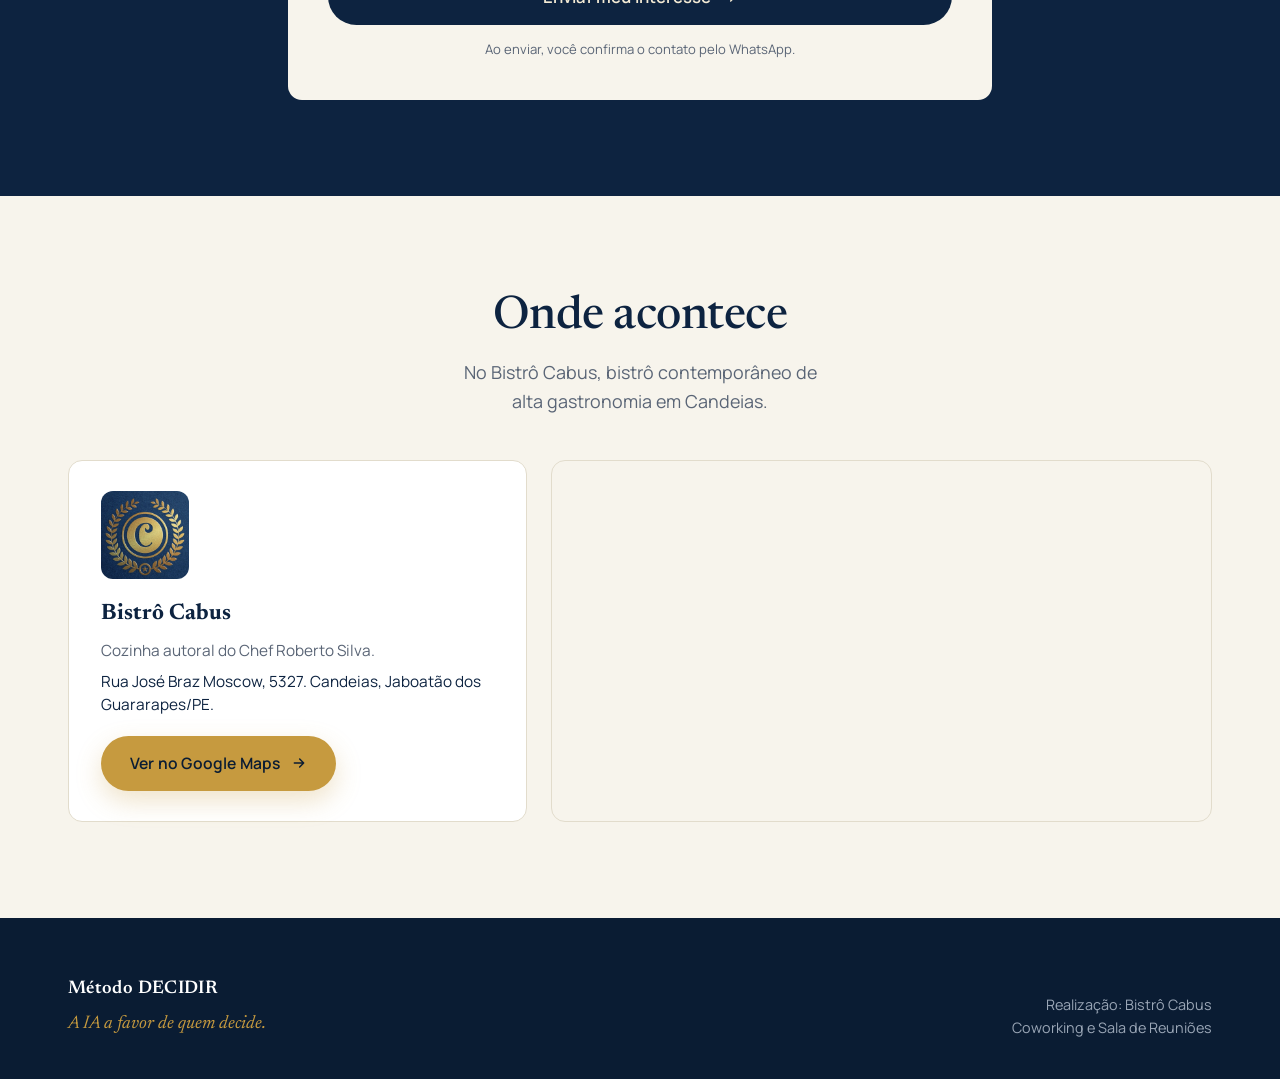
<file: decidir-tic.html>
<!DOCTYPE html>
<html lang="pt-BR">
<head>
<meta charset="UTF-8">
<meta name="viewport" content="width=device-width, initial-scale=1.0">
<title>DECIDIR em TIC · 15 de agosto — Método DECIDIR</title>
<meta name="description" content="DECIDIR em TIC: crie e publique um MVP com IA em uma tarde. Venha em dupla, o empreendedor com a ideia e o técnico com a mão na massa. 15 de agosto, presencial.">
<link rel="preconnect" href="https://fonts.googleapis.com">
<link rel="preconnect" href="https://fonts.gstatic.com" crossorigin>
<link href="https://fonts.googleapis.com/css2?family=Newsreader:ital,opsz,wght@0,6..72,400;0,6..72,500;0,6..72,600;1,6..72,400&family=Manrope:wght@400;500;600;700&display=swap" rel="stylesheet">
<link rel="stylesheet" href="styles.css?v=4">
</head>
<body>

<!-- NAV -->
<nav>
  <div class="wrap nav-inner">
    <a href="index.html" class="brand" style="text-decoration:none">Método <b>DECIDIR</b></a>
    <div class="nav-links">
      <a href="#data">Data</a>
      <a href="#comofunciona">Como funciona</a>
      <a href="#planos">Investimento</a>
    </div>
    <a href="#interesse" class="btn nav-cta">Quero minha vaga</a>
  </div>
</nav>

<!-- HERO -->
<header class="hero">
  <div class="wrap hero-grid">
    <div class="hero-copy reveal">
      <div class="eyebrow"><span class="dot"></span> DECIDIR em TIC &nbsp;·&nbsp; 15 de agosto de 2026</div>
      <h1>Da ideia ao <em>MVP no ar.</em> Com IA.</h1>
      <p class="lede">Você tem a ideia, seu parceiro de TIC tem a técnica. Em uma tarde, vocês planejam, desenvolvem e publicam um MVP com o Claude.</p>
      <div class="hero-cta">
        <a href="#interesse" class="btn btn-primary">Quero minha vaga
          <svg viewBox="0 0 24 24" fill="none" stroke="currentColor" stroke-width="2.2" stroke-linecap="round" stroke-linejoin="round"><path d="M5 12h14M13 6l6 6-6 6"/></svg>
        </a>
        <a href="#comofunciona" class="btn btn-ghost-dark" style="color:var(--navy);border-color:var(--line)">Como funciona</a>
      </div>
    </div>
    <figure class="hero-figure reveal">
      <img src="imagens-local/WhatsApp%20Image%202026-07-24%20at%2010.11.54.jpeg" alt="Dupla construindo um MVP com apoio de IA">
      <figcaption>Da ideia ao MVP publicado, em uma tarde.</figcaption>
    </figure>
  </div>
</header>

<!-- STATS -->
<section class="stats" style="padding:0">
  <div class="wrap">
    <div class="stats-grid">
      <div class="stat reveal"><div class="n">4h</div><div class="l">Presencial</div></div>
      <div class="stat reveal"><div class="n">MVP</div><div class="l">publicado no fim</div></div>
      <div class="stat reveal"><div class="n">Dupla</div><div class="l">Empreendedor + Técnico</div></div>
      <div class="stat reveal"><div class="n">Certificado</div><div class="l">de conclusão</div></div>
    </div>
  </div>
</section>

<!-- AGENDA / DATA -->
<section class="agenda" id="data">
  <div class="wrap">
    <div class="lead-head reveal">
      <div class="eyebrow">DECIDIR em TIC · próxima turma</div>
      <h2>Imersão Tecnológica e Gastronômica.</h2>
      <p>Uma tarde para transformar a sua ideia em um MVP publicado, começando por um almoço de alta gastronomia.</p>
    </div>
    <div class="agenda-grid">
      <div class="agenda-when reveal">
        <div class="agenda-date">
          <span class="d-day">15</span>
          <span class="d-mon">ago</span>
        </div>
        <div class="agenda-info">
          <div class="agenda-dow">Sábado</div>
          <ul class="agenda-timeline">
            <li><span class="t">11h30 às 12h59</span><span class="e">Almoço no Bistrô Cabus</span></li>
            <li><span class="t">13h00 às 17h00</span><span class="e">Formação, DECIDIR em TIC</span></li>
          </ul>
          <p class="agenda-note">O almoço será servido no ambiente da formação, com preço médio de R$ 60,00. A sobremesa fica por conta da Formação. Bebidas à parte.</p>
        </div>
      </div>
      <div class="agenda-where reveal">
        <img class="agenda-logo" loading="lazy" src="bistro-cabus-logo.jpg" alt="Bistrô Cabus">
        <div class="agenda-local">
          <b>Bistrô Cabus</b>
          <span>Cozinha autoral do Chef Roberto Silva. Alta gastronomia em Candeias.</span>
          <span class="addr">Rua José Braz Moscow, 5327. Candeias, Jaboatão dos Guararapes/PE.</span>
        </div>
      </div>
    </div>
  </div>
</section>

<!-- AUDIENCE -->
<section class="audience">
  <div class="wrap">
    <div class="lead-head reveal">
      <div class="eyebrow">Para quem é</div>
      <h2>Para quem tem a ideia e para quem sabe construir.</h2>
      <p>Venha em dupla: o empreendedor traz a ideia, o parceiro de TIC traz a técnica. Juntos, vocês saem com o MVP no ar. Também é para profissionais de TI que querem acelerar entregas com IA.</p>
    </div>
    <div class="chips reveal">
      <span class="chip">Empreendedores</span>
      <span class="chip">Fundadores</span>
      <span class="chip">Profissionais de TI</span>
      <span class="chip">Desenvolvedores</span>
      <span class="chip">Product</span>
      <span class="chip">Analistas de sistemas</span>
      <span class="chip">Makers</span>
    </div>
  </div>
</section>

<!-- COMO FUNCIONA -->
<section class="method on-dark" id="comofunciona">
  <div class="wrap">
    <div class="lead-head reveal">
      <div class="eyebrow">Como funciona</div>
      <h2>Do planejamento à publicação, em três fases.</h2>
      <p>Você percorre o ciclo completo de criação de um MVP com IA, ancorado no método DECIDIR.</p>
    </div>
    <div class="steps">
      <div class="step feat reveal"><div class="glyph">1</div><div><h3>Planejamento</h3><p>Defina o problema e o escopo do MVP. Escreva os requisitos (PRD) com apoio da IA e priorize o essencial.</p></div></div>
      <div class="step reveal"><div class="glyph">2</div><div><h3>Desenvolvimento</h3><p>Construa com o Claude Code, prototipe telas no Claude Design, organize fluxos no Cowork, use Skills e versione no GitHub.</p></div></div>
      <div class="step feat reveal"><div class="glyph">3</div><div><h3>Publicação</h3><p>Publique o MVP, deixe o repositório organizado e leve o método para repetir e evoluir depois.</p></div></div>
    </div>
  </div>
</section>

<!-- FACILITADOR -->
<section class="fac" id="facilitador">
  <div class="wrap fac-grid">
    <figure class="fac-portrait reveal">
      <img loading="lazy" src="facilitador.jpg" alt="Prof. Dário Nascimento, facilitador do DECIDIR em TIC">
    </figure>
    <div class="reveal">
      <h2>Quem conduz a imersão</h2>
      <div class="name">Prof. Dário Nascimento</div>
      <div class="role">CEO da Plataforma Ativa. Coordenador de cursos de Tecnologia.</div>
      <p class="bio">Une mais de duas décadas em tecnologia e gestão educacional a uma base acadêmica sólida em inteligência artificial. Traduz o que há de mais atual em IA para a prática de quem constrói, sempre com foco em resultado.</p>
      <div class="fac-creds">
        <div class="cred hi"><b>Mestre em Tecnologia e Gestão em EaD</b><span>Universidade Federal Rural de Pernambuco (UFRPE)</span></div>
        <div class="cred hi"><b>Especialista em Inteligência Artificial</b><span>Pós-graduação, 480 horas</span></div>
        <div class="cred"><b>20+ anos em TI e educação</b><span>Gestão, docência e inovação</span></div>
        <div class="cred"><b>Pesquisa em IA aplicada</b><span>Learning Analytics e metodologias ativas</span></div>
      </div>
      <div class="fac-corp">
        <span class="fac-corp-label">Atuação profissional em grandes corporações</span>
        <div class="fac-corp-names">
          <span>SENAC</span>
          <span>SENAI</span>
          <span>FICR</span>
          <span>IMIP</span>
        </div>
      </div>
    </div>
  </div>
</section>

<!-- PRE-REQUISITOS -->
<section class="prereq on-dark" id="prerequisitos">
  <div class="wrap">
    <div class="lead-head reveal">
      <h2>O que você precisa para participar</h2>
      <p>Requisitos simples para você aproveitar a formação ao máximo.</p>
    </div>
    <div class="prereq-grid">
      <div class="prereq-item reveal">
        <span class="num">1</span>
        <b>Conhecimento técnico</b>
        <p>Base técnica para desenvolver. Ou venha em dupla com um parceiro de TIC.</p>
      </div>
      <div class="prereq-item reveal">
        <span class="num">2</span>
        <b>Notebook ou MacBook</b>
        <p>Equipamento próprio para colocar a mão na massa.</p>
      </div>
      <div class="prereq-item reveal">
        <span class="num">3</span>
        <b>Licença do Claude</b>
        <p>Pode ser adquirida no próprio dia da formação.</p>
      </div>
      <div class="prereq-item reveal">
        <span class="num">4</span>
        <b>Conta no GitHub</b>
        <p>Para versionar e publicar o seu projeto.</p>
      </div>
    </div>
  </div>
</section>

<!-- FAQ -->
<section class="faq" id="faq">
  <div class="wrap">
    <div class="lead-head reveal">
      <h2>Perguntas frequentes</h2>
      <p>Dúvidas comuns sobre o DECIDIR em TIC. Não encontrou a sua? Fale no WhatsApp.</p>
    </div>
    <div class="faq-list">
      <details class="faq-item reveal"><summary>Preciso saber programar?</summary><div class="faq-a">Sim, o módulo exige conhecimento técnico. Se você tem a ideia mas não programa, venha em dupla com um parceiro de TIC.</div></details>
      <details class="faq-item reveal"><summary>Como funciona a inscrição em dupla?</summary><div class="faq-a">A dupla (Empreendedor e Técnico) participa por R$ 499, em vez de R$ 698. Um traz a ideia, o outro a técnica, e juntos constroem o MVP.</div></details>
      <details class="faq-item reveal"><summary>Preciso ter feito o DECIDIR Base antes?</summary><div class="faq-a">Não. O DECIDIR em TIC é independente e não exige o DECIDIR Base.</div></details>
      <details class="faq-item reveal"><summary>O que eu levo ao final?</summary><div class="faq-a">Um MVP funcional publicado, o repositório no GitHub organizado, o método para repetir e um certificado de conclusão.</div></details>
      <details class="faq-item reveal"><summary>Que ferramentas vou usar?</summary><div class="faq-a">Claude Design, Claude Code e Cowork, além de Skills e GitHub. Tudo com apoio da IA, do planejamento à publicação.</div></details>
      <details class="faq-item reveal"><summary>O que preciso levar?</summary><div class="faq-a">Notebook ou MacBook, licença do Claude (pode ser adquirida no dia) e uma conta no GitHub.</div></details>
      <details class="faq-item reveal"><summary>É presencial? Onde acontece?</summary><div class="faq-a">Sim, presencial no Bistrô Cabus, em Jaboatão dos Guararapes, em turma reduzida de até 10 pessoas.</div></details>
      <details class="faq-item reveal"><summary>Que tipo de aplicação vou construir?</summary><div class="faq-a">Um MVP aplicável: uma primeira versão funcional da sua ideia, publicada e pronta para evoluir.</div></details>
      <details class="faq-item reveal"><summary>Como garanto a minha vaga?</summary><div class="faq-a">Preencha o "Demonstre seu interesse" com o seu código de convite. As vagas são limitadas e por convite.</div></details>
    </div>
  </div>
</section>

<!-- PLANS -->
<section class="plans" id="planos">
  <div class="wrap">
    <div class="lead-head reveal">
      <div class="eyebrow">Investimento</div>
      <h2>DECIDIR em TIC, dia 15 de agosto.</h2>
      <p>Individual, ou em dupla com o seu parceiro de TIC. Vagas limitadas.</p>
    </div>
    <div class="plan-grid" style="max-width:720px;margin:44px auto 0;grid-template-columns:1fr 1fr">
      <div class="plan reveal">
        <h3>Individual</h3>
        <div class="price">R$ 349</div>
        <div class="per">1 participante · 15/08</div>
        <ul>
          <li>4 horas presenciais, das 13h às 17h</li>
          <li>Almoço no local (preço médio R$ 60), sobremesa por conta da Formação</li>
          <li>MVP publicado e repositório no GitHub</li>
          <li>Certificado de conclusão</li>
        </ul>
        <a href="#interesse" class="btn">Quero minha vaga</a>
      </div>
      <div class="plan featured reveal">
        <div class="flag">Empreendedor + Técnico</div>
        <h3>Em dupla</h3>
        <div class="price">R$ 499</div>
        <div class="per">2 participantes · 15/08</div>
        <ul>
          <li>Tudo do individual, para dois</li>
          <li>A ideia com quem sabe construir</li>
          <li>Economia de R$ 199 (vs. 2 individuais)</li>
          <li>Dois certificados</li>
        </ul>
        <a href="#interesse" class="btn">Quero minha vaga</a>
      </div>
    </div>
  </div>
</section>

<!-- INTEREST FORM -->
<section class="interest on-dark" id="interesse">
  <div class="wrap form-shell">
    <div class="reveal">
      <div class="eyebrow">Vagas por convite</div>
      <h2>Demonstre seu interesse.</h2>
      <p>Preencha os dados abaixo. Entraremos em contato para confirmar sua vaga no DECIDIR em TIC.</p>
    </div>
    <form id="interestForm" class="reveal">
      <div class="field">
        <label for="codigo">Código do convite <span style="font-weight:400;opacity:.7">(opcional)</span></label>
        <input type="text" id="codigo" name="codigo" placeholder="TIC-123" maxlength="7" autocomplete="off" pattern="[A-Za-z]{3}-[0-9]{3}" title="Formato TIC-123: 3 letras, hífen e 3 números" style="text-transform:uppercase;letter-spacing:.06em">
        <span style="display:block;margin-top:6px;font-size:.82rem;color:var(--muted-light)">Se você recebeu um código de convite, informe aqui. Formato: 3 letras, hífen e 3 números. Exemplo: TIC-123. Sem código também dá para demonstrar interesse.</span>
      </div>
      <div class="grid2">
        <div class="field">
          <label for="nome">Nome completo</label>
          <input type="text" id="nome" name="nome" required>
        </div>
        <div class="field">
          <label for="cargo">Cargo ou função</label>
          <input type="text" id="cargo" name="cargo" placeholder="Fundador, Dev, Analista" required>
        </div>
      </div>
      <div class="field">
        <label for="instituicao">Instituição ou empresa</label>
        <input type="text" id="instituicao" name="instituicao">
      </div>
      <div class="grid2">
        <div class="field">
          <label for="email">E-mail</label>
          <input type="email" id="email" name="email" required>
        </div>
        <div class="field">
          <label for="whatsapp">WhatsApp</label>
          <input type="tel" id="whatsapp" name="whatsapp" placeholder="(00) 00000-0000" required>
        </div>
      </div>
      <div class="field">
        <label for="plano">Como você participa</label>
        <select id="plano" name="plano">
          <option>DECIDIR em TIC · 15/08 (individual)</option>
          <option>DECIDIR em TIC · 15/08 (em dupla)</option>
          <option>Não posso nessa data, avise as próximas</option>
        </select>
      </div>
      <div class="field">
        <label for="desafio">Qual ideia você quer transformar em MVP</label>
        <textarea id="desafio" name="desafio" placeholder="Descreva, em poucas linhas, a ideia ou o problema que quer resolver."></textarea>
      </div>
      <div class="submit">
        <button type="submit" class="btn">Enviar meu interesse
          <svg viewBox="0 0 24 24" fill="none" stroke="currentColor" stroke-width="2.2" stroke-linecap="round" stroke-linejoin="round"><path d="M5 12h14M13 6l6 6-6 6"/></svg>
        </button>
        <p class="form-note">Ao enviar, você confirma o contato pelo WhatsApp.</p>
      </div>
      <div class="success" id="successMsg">Obrigado. Seu interesse foi registrado e vamos falar com você em breve.</div>
    </form>
  </div>
</section>

<!-- LOCALIZACAO -->
<section class="local" id="local">
  <div class="wrap">
    <div class="lead-head reveal">
      <h2>Onde acontece</h2>
      <p>No Bistrô Cabus, bistrô contemporâneo de alta gastronomia em Candeias.</p>
    </div>
    <div class="local-grid">
      <div class="local-info reveal">
        <img class="local-logo" loading="lazy" src="bistro-cabus-logo.jpg" alt="Bistrô Cabus">
        <div>
          <b>Bistrô Cabus</b>
          <span>Cozinha autoral do Chef Roberto Silva.</span>
          <span class="addr">Rua José Braz Moscow, 5327. Candeias, Jaboatão dos Guararapes/PE.</span>
        </div>
        <a href="https://maps.app.goo.gl/M2gc9QAaARU9t5TM9" target="_blank" rel="noopener" class="btn btn-primary">Ver no Google Maps
          <svg viewBox="0 0 24 24" fill="none" stroke="currentColor" stroke-width="2.2" stroke-linecap="round" stroke-linejoin="round"><path d="M5 12h14M13 6l6 6-6 6"/></svg>
        </a>
      </div>
      <div class="local-map reveal">
        <iframe title="Mapa do Bistrô Cabus" src="https://maps.google.com/maps?q=-8.2026097,-34.9208177&hl=pt-BR&z=17&output=embed" loading="lazy" referrerpolicy="no-referrer-when-downgrade"></iframe>
      </div>
    </div>
  </div>
</section>

<!-- FOOTER -->
<footer>
  <div class="wrap foot-grid">
    <div>
      <div class="brand">Método DECIDIR</div>
      <div class="slogan">A IA a favor de quem decide.</div>
    </div>
    <div class="venue">
      Realização: Bistrô Cabus<br>
      Coworking e Sala de Reuniões
    </div>
  </div>
</footer>

<a class="wa-fab" href="https://wa.me/558140401174?text=Ol%C3%A1!%20Tenho%20interesse%20no%20DECIDIR%20em%20TIC%20(15%2F08)." target="_blank" rel="noopener" aria-label="Falar no WhatsApp sobre o DECIDIR em TIC">
  <svg viewBox="0 0 24 24" aria-hidden="true"><path d="M17.472 14.382c-.297-.149-1.758-.867-2.03-.967-.273-.099-.471-.148-.67.15-.197.297-.767.966-.94 1.164-.173.199-.347.223-.644.075-.297-.15-1.255-.463-2.39-1.475-.883-.788-1.48-1.761-1.653-2.059-.173-.297-.018-.458.13-.606.134-.133.298-.347.446-.52.149-.174.198-.298.298-.497.099-.198.05-.371-.025-.52-.075-.149-.669-1.612-.916-2.207-.242-.579-.487-.5-.669-.51-.173-.008-.371-.01-.57-.01-.198 0-.52.074-.792.372-.272.297-1.04 1.016-1.04 2.479 0 1.462 1.065 2.875 1.213 3.074.149.198 2.096 3.2 5.077 4.487.709.306 1.262.489 1.694.625.712.227 1.36.195 1.871.118.571-.085 1.758-.719 2.006-1.413.248-.694.248-1.289.173-1.413-.074-.124-.272-.198-.57-.347m-5.421 7.403h-.004a9.87 9.87 0 01-5.031-1.378l-.361-.214-3.741.982.998-3.648-.235-.374a9.86 9.86 0 01-1.51-5.26c.001-5.45 4.436-9.884 9.888-9.884 2.64 0 5.122 1.03 6.988 2.898a9.825 9.825 0 012.893 6.994c-.003 5.45-4.437 9.885-9.885 9.885M20.52 3.449C18.24 1.245 15.24 0 12.045 0 5.463 0 .104 5.359.101 11.943c0 2.096.548 4.142 1.588 5.945L0 24l6.335-1.652a11.94 11.94 0 005.71 1.454h.005c6.582 0 11.941-5.359 11.944-11.943a11.86 11.86 0 00-3.495-8.41z"/></svg>
  <span class="wa-label">Falar no WhatsApp</span>
</a>

<script>
  var INTERESSE_ENDPOINT = "https://n8n.plataformaativa.com.br/webhook/interesse-decidir";

  (function(){
    var reduce = window.matchMedia("(prefers-reduced-motion: reduce)").matches;
    var els = document.querySelectorAll(".reveal");
    if(reduce || !("IntersectionObserver" in window)){
      els.forEach(function(el){ el.classList.add("in"); });
      return;
    }
    var io = new IntersectionObserver(function(entries){
      entries.forEach(function(e){
        if(e.isIntersecting){ e.target.classList.add("in"); io.unobserve(e.target); }
      });
    }, { threshold:.18, rootMargin:"0px 0px -8% 0px" });
    els.forEach(function(el){ io.observe(el); });
  })();

  document.getElementById("interestForm").addEventListener("submit", function(e){
    e.preventDefault();
    var f = e.target;
    var btn = f.querySelector('button[type="submit"]');
    var codigo = (f.codigo.value || "").trim().toUpperCase();
    /* Código é opcional. Só validamos o formato quando a pessoa preencheu algo. */
    if(codigo && !/^[A-Z]{3}-[0-9]{3}$/.test(codigo)){
      alert("Código do convite inválido. Use o formato TIC-123: 3 letras, hífen e 3 números. Se não tiver código, deixe o campo em branco.");
      f.codigo.focus();
      return;
    }
    var dados = {
      codigo: codigo,
      nome: f.nome.value,
      cargo: f.cargo.value,
      instituicao: f.instituicao.value || "",
      email: f.email.value,
      whatsapp: f.whatsapp.value,
      plano: f.plano.value,
      desafio: f.desafio.value || ""
    };
    if(btn){ btn.disabled = true; btn.style.opacity = ".7"; }
    fetch(INTERESSE_ENDPOINT, {
      method: "POST",
      headers: { "Content-Type": "application/json" },
      body: JSON.stringify(dados)
    }).then(function(r){
      if(!r.ok) throw new Error("resposta " + r.status);
      document.getElementById("successMsg").style.display = "block";
      f.reset();
    }).catch(function(){
      alert("Não consegui enviar agora. Tente novamente em instantes ou fale pelo WhatsApp.");
    }).finally(function(){
      if(btn){ btn.disabled = false; btn.style.opacity = "1"; }
    });
  });
</script>

</body>
</html>
</file>
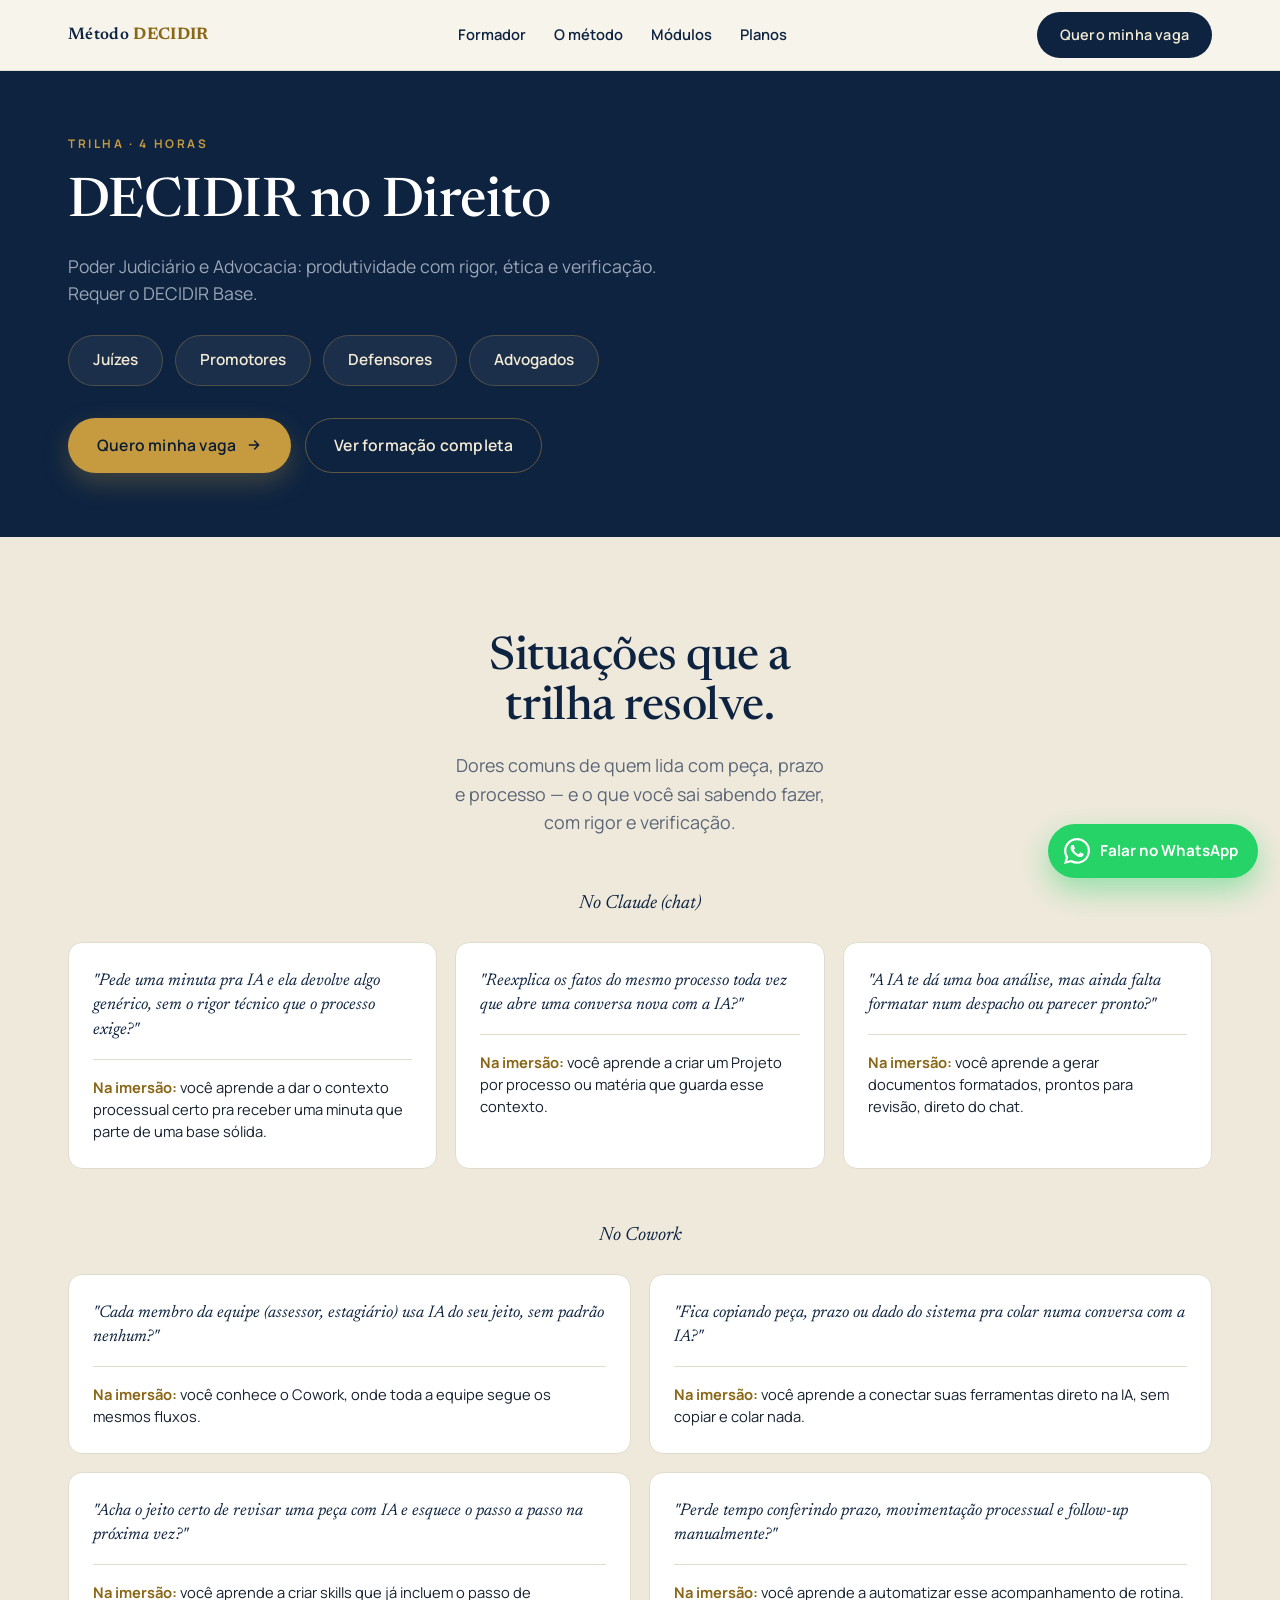
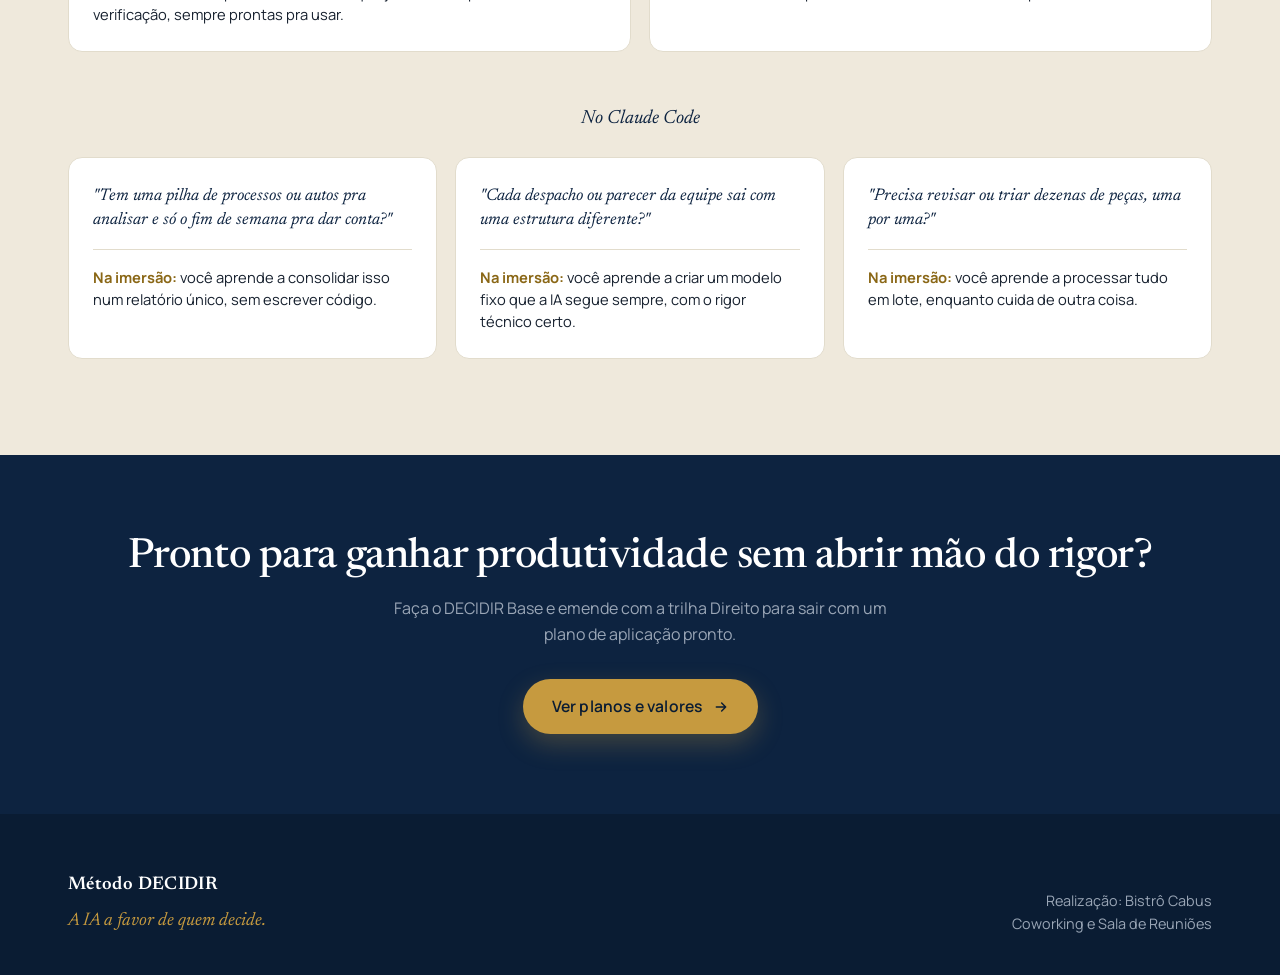
<file: direito.html>
<!DOCTYPE html>
<html lang="pt-BR">
<head>
<meta charset="UTF-8">
<meta name="viewport" content="width=device-width, initial-scale=1.0">
<title>DECIDIR no Direito — Método DECIDIR</title>
<meta name="description" content="Trilha de 4 horas do Método DECIDIR para juízes, promotores, defensores e advogados: produtividade com rigor, ética e verificação.">
<link rel="preconnect" href="https://fonts.googleapis.com">
<link rel="preconnect" href="https://fonts.gstatic.com" crossorigin>
<link href="https://fonts.googleapis.com/css2?family=Newsreader:ital,opsz,wght@0,6..72,400;0,6..72,500;0,6..72,600;1,6..72,400&family=Manrope:wght@400;500;600;700&display=swap" rel="stylesheet">
<link rel="stylesheet" href="styles.css?v=4">
</head>
<body>

<!-- NAV -->
<nav>
  <div class="wrap nav-inner">
    <a href="index.html" class="brand" style="text-decoration:none">Método <b>DECIDIR</b></a>
    <div class="nav-links">
      <a href="index.html#facilitador">Formador</a>
      <a href="index.html#metodo">O método</a>
      <a href="index.html#modulos">Módulos</a>
      <a href="index.html#planos">Planos</a>
    </div>
    <a href="index.html#interesse" class="btn nav-cta">Quero minha vaga</a>
  </div>
</nav>

<!-- TRILHA HERO -->
<header class="trilha-hero on-dark">
  <div class="wrap">
    <div class="eyebrow reveal">Trilha · 4 horas</div>
    <h1 class="reveal">DECIDIR no Direito</h1>
    <p class="lede reveal">Poder Judiciário e Advocacia: produtividade com rigor, ética e verificação. Requer o DECIDIR Base.</p>
    <div class="chips reveal">
      <span class="chip">Juízes</span>
      <span class="chip">Promotores</span>
      <span class="chip">Defensores</span>
      <span class="chip">Advogados</span>
    </div>
    <div class="hero-cta reveal">
      <a href="index.html#interesse" class="btn btn-primary">Quero minha vaga
        <svg viewBox="0 0 24 24" fill="none" stroke="currentColor" stroke-width="2.2" stroke-linecap="round" stroke-linejoin="round"><path d="M5 12h14M13 6l6 6-6 6"/></svg>
      </a>
      <a href="index.html#modulos" class="btn btn-ghost-dark">Ver formação completa</a>
    </div>
  </div>
</header>

<!-- SITUACOES -->
<section class="situacoes" id="situacoes">
  <div class="wrap">
    <div class="lead-head reveal">
      <h2>Situações que a trilha resolve.</h2>
      <p>Dores comuns de quem lida com peça, prazo e processo — e o que você sai sabendo fazer, com rigor e verificação.</p>
    </div>

    <div class="sit-group">
      <p class="sit-group-label">No Claude (chat)</p>
      <div class="sit-grid">
        <div class="sit-card reveal">
          <div class="q">"Pede uma minuta pra IA e ela devolve algo genérico, sem o rigor técnico que o processo exige?"</div>
          <div class="a"><b>Na imersão:</b> você aprende a dar o contexto processual certo pra receber uma minuta que parte de uma base sólida.</div>
        </div>
        <div class="sit-card reveal">
          <div class="q">"Reexplica os fatos do mesmo processo toda vez que abre uma conversa nova com a IA?"</div>
          <div class="a"><b>Na imersão:</b> você aprende a criar um Projeto por processo ou matéria que guarda esse contexto.</div>
        </div>
        <div class="sit-card reveal">
          <div class="q">"A IA te dá uma boa análise, mas ainda falta formatar num despacho ou parecer pronto?"</div>
          <div class="a"><b>Na imersão:</b> você aprende a gerar documentos formatados, prontos para revisão, direto do chat.</div>
        </div>
      </div>
    </div>

    <div class="sit-group">
      <p class="sit-group-label">No Cowork</p>
      <div class="sit-grid sit-grid-2col">
        <div class="sit-card reveal">
          <div class="q">"Cada membro da equipe (assessor, estagiário) usa IA do seu jeito, sem padrão nenhum?"</div>
          <div class="a"><b>Na imersão:</b> você conhece o Cowork, onde toda a equipe segue os mesmos fluxos.</div>
        </div>
        <div class="sit-card reveal">
          <div class="q">"Fica copiando peça, prazo ou dado do sistema pra colar numa conversa com a IA?"</div>
          <div class="a"><b>Na imersão:</b> você aprende a conectar suas ferramentas direto na IA, sem copiar e colar nada.</div>
        </div>
        <div class="sit-card reveal">
          <div class="q">"Acha o jeito certo de revisar uma peça com IA e esquece o passo a passo na próxima vez?"</div>
          <div class="a"><b>Na imersão:</b> você aprende a criar skills que já incluem o passo de verificação, sempre prontas pra usar.</div>
        </div>
        <div class="sit-card reveal">
          <div class="q">"Perde tempo conferindo prazo, movimentação processual e follow-up manualmente?"</div>
          <div class="a"><b>Na imersão:</b> você aprende a automatizar esse acompanhamento de rotina.</div>
        </div>
      </div>
    </div>

    <div class="sit-group">
      <p class="sit-group-label">No Claude Code</p>
      <div class="sit-grid">
        <div class="sit-card reveal">
          <div class="q">"Tem uma pilha de processos ou autos pra analisar e só o fim de semana pra dar conta?"</div>
          <div class="a"><b>Na imersão:</b> você aprende a consolidar isso num relatório único, sem escrever código.</div>
        </div>
        <div class="sit-card reveal">
          <div class="q">"Cada despacho ou parecer da equipe sai com uma estrutura diferente?"</div>
          <div class="a"><b>Na imersão:</b> você aprende a criar um modelo fixo que a IA segue sempre, com o rigor técnico certo.</div>
        </div>
        <div class="sit-card reveal">
          <div class="q">"Precisa revisar ou triar dezenas de peças, uma por uma?"</div>
          <div class="a"><b>Na imersão:</b> você aprende a processar tudo em lote, enquanto cuida de outra coisa.</div>
        </div>
      </div>
    </div>
  </div>
</section>

<!-- CTA BAND -->
<section class="cta-band">
  <div class="wrap">
    <h2 class="reveal">Pronto para ganhar produtividade sem abrir mão do rigor?</h2>
    <p class="reveal">Faça o DECIDIR Base e emende com a trilha Direito para sair com um plano de aplicação pronto.</p>
    <a href="index.html#planos" class="btn btn-primary reveal">Ver planos e valores
      <svg viewBox="0 0 24 24" fill="none" stroke="currentColor" stroke-width="2.2" stroke-linecap="round" stroke-linejoin="round"><path d="M5 12h14M13 6l6 6-6 6"/></svg>
    </a>
  </div>
</section>

<!-- FOOTER -->
<footer>
  <div class="wrap foot-grid">
    <div>
      <div class="brand">Método DECIDIR</div>
      <div class="slogan">A IA a favor de quem decide.</div>
    </div>
    <div class="venue">
      Realização: Bistrô Cabus<br>
      Coworking e Sala de Reuniões
    </div>
  </div>
</footer>

<a class="wa-fab" href="https://wa.me/558140401174?text=Ol%C3%A1!%20Tenho%20interesse%20na%20trilha%20DECIDIR%20no%20Direito." target="_blank" rel="noopener" aria-label="Falar no WhatsApp sobre a trilha DECIDIR no Direito">
  <svg viewBox="0 0 24 24" aria-hidden="true"><path d="M17.472 14.382c-.297-.149-1.758-.867-2.03-.967-.273-.099-.471-.148-.67.15-.197.297-.767.966-.94 1.164-.173.199-.347.223-.644.075-.297-.15-1.255-.463-2.39-1.475-.883-.788-1.48-1.761-1.653-2.059-.173-.297-.018-.458.13-.606.134-.133.298-.347.446-.52.149-.174.198-.298.298-.497.099-.198.05-.371-.025-.52-.075-.149-.669-1.612-.916-2.207-.242-.579-.487-.5-.669-.51-.173-.008-.371-.01-.57-.01-.198 0-.52.074-.792.372-.272.297-1.04 1.016-1.04 2.479 0 1.462 1.065 2.875 1.213 3.074.149.198 2.096 3.2 5.077 4.487.709.306 1.262.489 1.694.625.712.227 1.36.195 1.871.118.571-.085 1.758-.719 2.006-1.413.248-.694.248-1.289.173-1.413-.074-.124-.272-.198-.57-.347m-5.421 7.403h-.004a9.87 9.87 0 01-5.031-1.378l-.361-.214-3.741.982.998-3.648-.235-.374a9.86 9.86 0 01-1.51-5.26c.001-5.45 4.436-9.884 9.888-9.884 2.64 0 5.122 1.03 6.988 2.898a9.825 9.825 0 012.893 6.994c-.003 5.45-4.437 9.885-9.885 9.885M20.52 3.449C18.24 1.245 15.24 0 12.045 0 5.463 0 .104 5.359.101 11.943c0 2.096.548 4.142 1.588 5.945L0 24l6.335-1.652a11.94 11.94 0 005.71 1.454h.005c6.582 0 11.941-5.359 11.944-11.943a11.86 11.86 0 00-3.495-8.41z"/></svg>
  <span class="wa-label">Falar no WhatsApp</span>
</a>

<script>
  (function(){
    var reduce = window.matchMedia("(prefers-reduced-motion: reduce)").matches;
    var els = document.querySelectorAll(".reveal");
    if(reduce || !("IntersectionObserver" in window)){
      els.forEach(function(el){ el.classList.add("in"); });
      return;
    }
    var io = new IntersectionObserver(function(entries){
      entries.forEach(function(e){
        if(e.isIntersecting){ e.target.classList.add("in"); io.unobserve(e.target); }
      });
    }, { threshold:.18, rootMargin:"0px 0px -8% 0px" });
    els.forEach(function(el){ io.observe(el); });
  })();
</script>

</body>
</html>
</file>
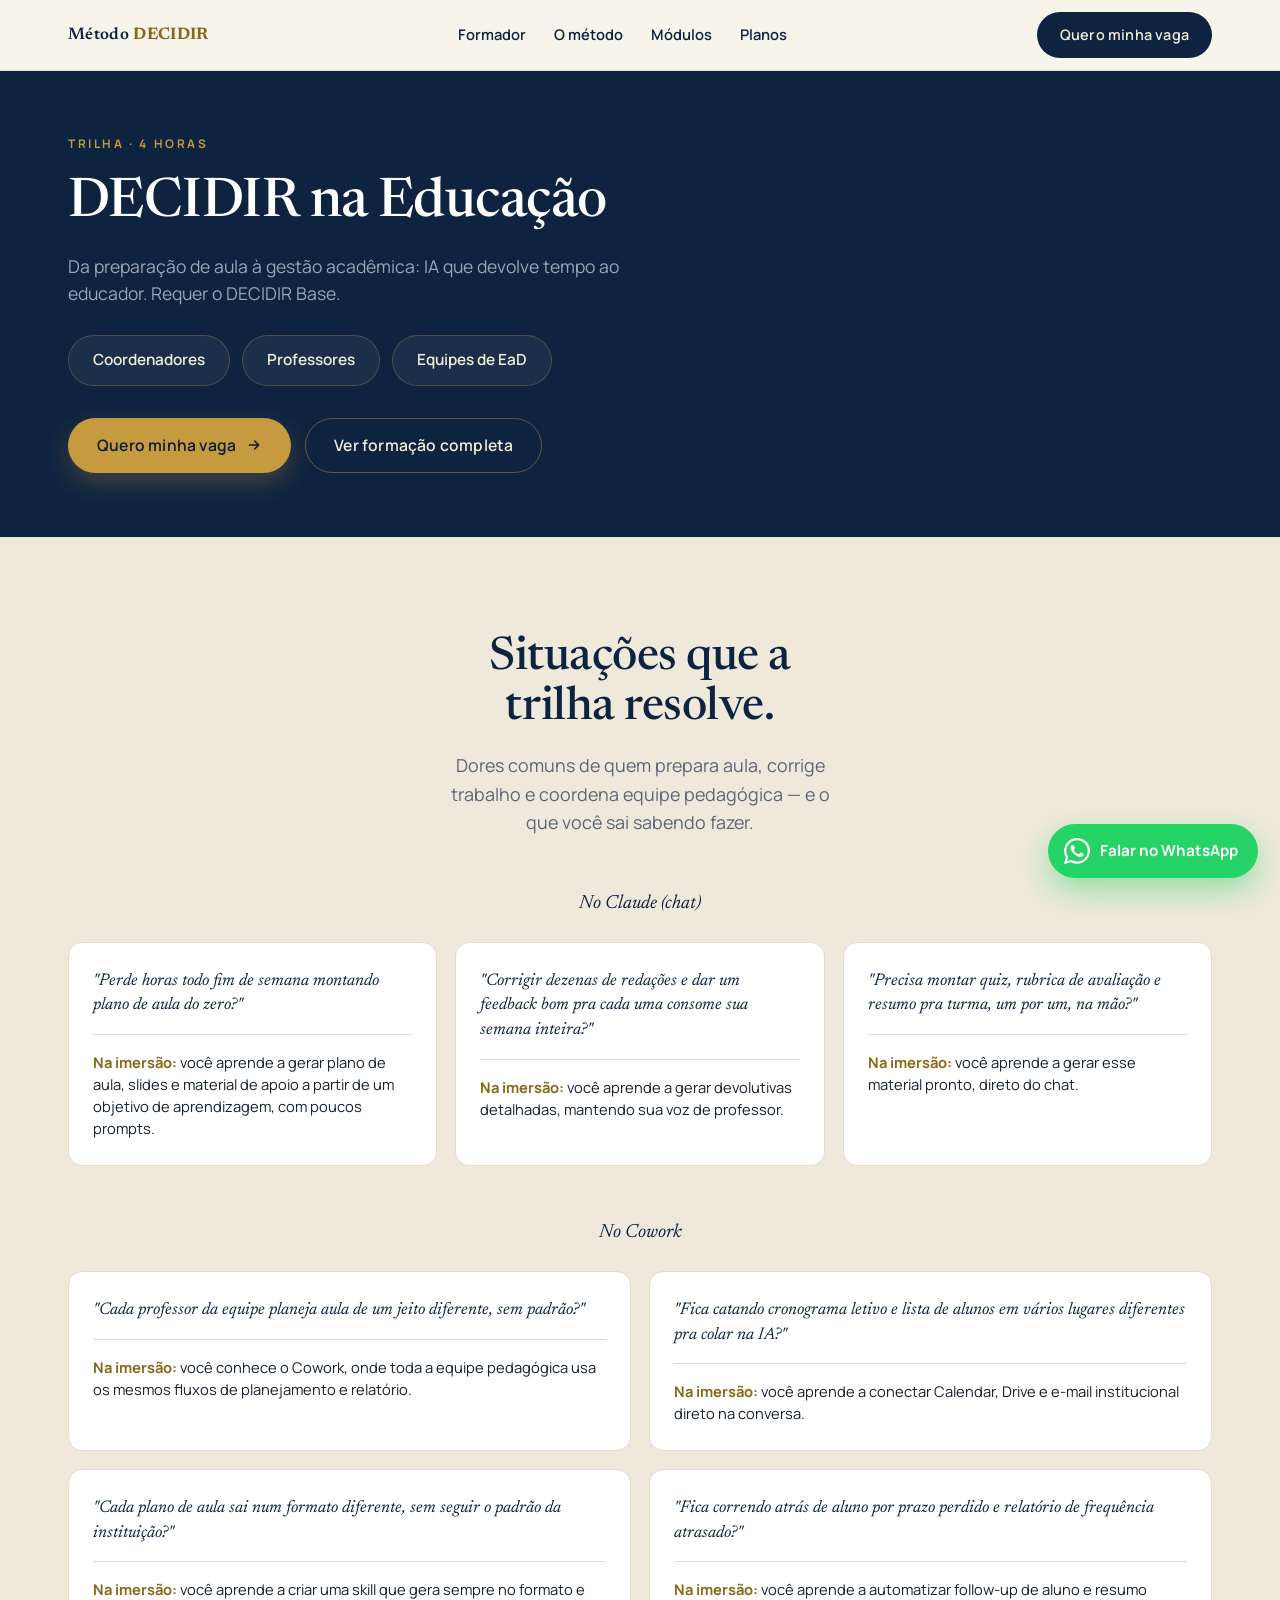
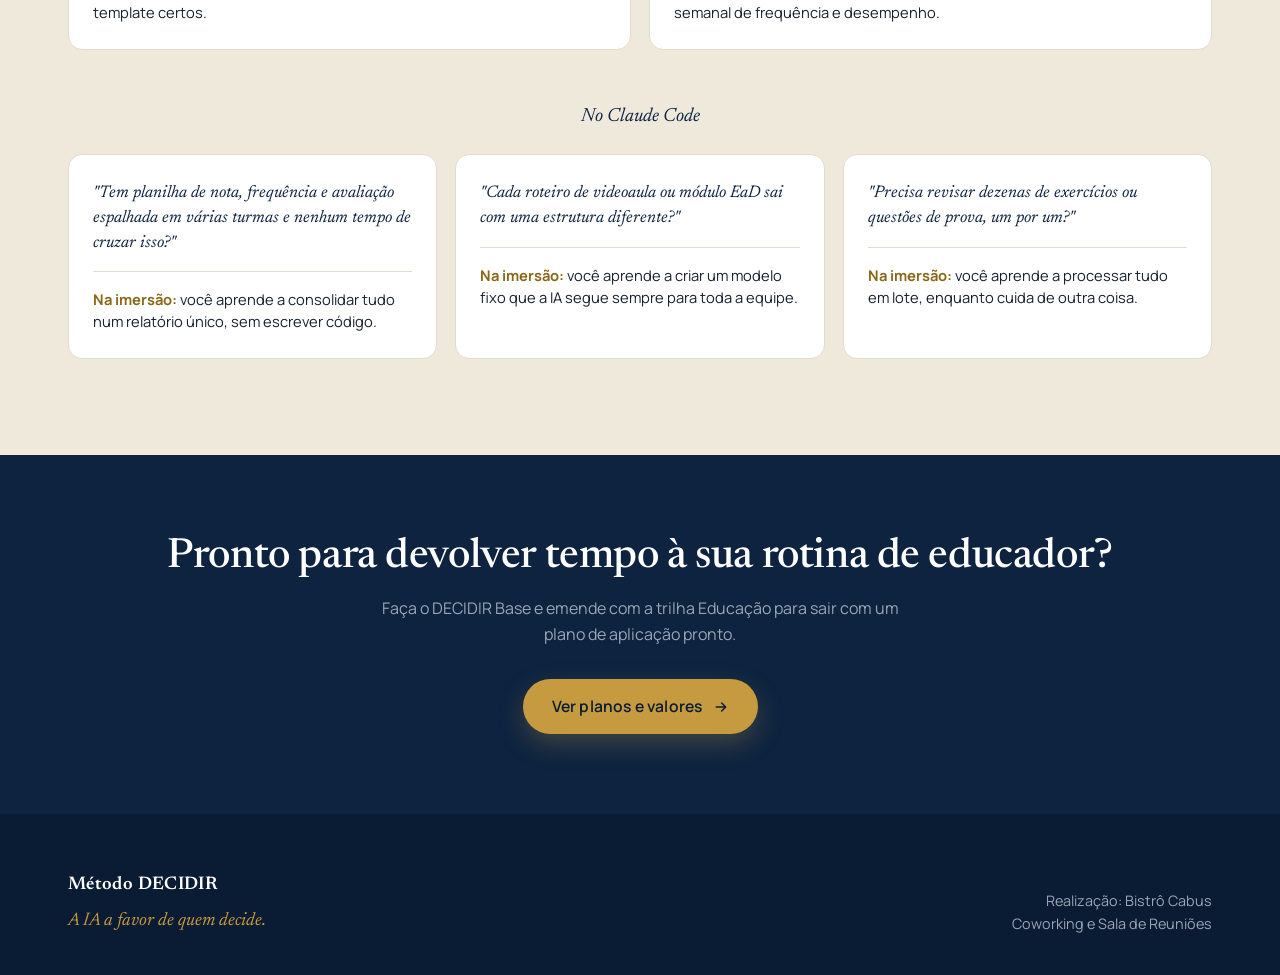
<file: educacao.html>
<!DOCTYPE html>
<html lang="pt-BR">
<head>
<meta charset="UTF-8">
<meta name="viewport" content="width=device-width, initial-scale=1.0">
<title>DECIDIR na Educação — Método DECIDIR</title>
<meta name="description" content="Trilha de 4 horas do Método DECIDIR para coordenadores, professores e equipes de EaD: IA que devolve tempo ao educador.">
<link rel="preconnect" href="https://fonts.googleapis.com">
<link rel="preconnect" href="https://fonts.gstatic.com" crossorigin>
<link href="https://fonts.googleapis.com/css2?family=Newsreader:ital,opsz,wght@0,6..72,400;0,6..72,500;0,6..72,600;1,6..72,400&family=Manrope:wght@400;500;600;700&display=swap" rel="stylesheet">
<link rel="stylesheet" href="styles.css?v=4">
</head>
<body>

<!-- NAV -->
<nav>
  <div class="wrap nav-inner">
    <a href="index.html" class="brand" style="text-decoration:none">Método <b>DECIDIR</b></a>
    <div class="nav-links">
      <a href="index.html#facilitador">Formador</a>
      <a href="index.html#metodo">O método</a>
      <a href="index.html#modulos">Módulos</a>
      <a href="index.html#planos">Planos</a>
    </div>
    <a href="index.html#interesse" class="btn nav-cta">Quero minha vaga</a>
  </div>
</nav>

<!-- TRILHA HERO -->
<header class="trilha-hero on-dark">
  <div class="wrap">
    <div class="eyebrow reveal">Trilha · 4 horas</div>
    <h1 class="reveal">DECIDIR na Educação</h1>
    <p class="lede reveal">Da preparação de aula à gestão acadêmica: IA que devolve tempo ao educador. Requer o DECIDIR Base.</p>
    <div class="chips reveal">
      <span class="chip">Coordenadores</span>
      <span class="chip">Professores</span>
      <span class="chip">Equipes de EaD</span>
    </div>
    <div class="hero-cta reveal">
      <a href="index.html#interesse" class="btn btn-primary">Quero minha vaga
        <svg viewBox="0 0 24 24" fill="none" stroke="currentColor" stroke-width="2.2" stroke-linecap="round" stroke-linejoin="round"><path d="M5 12h14M13 6l6 6-6 6"/></svg>
      </a>
      <a href="index.html#modulos" class="btn btn-ghost-dark">Ver formação completa</a>
    </div>
  </div>
</header>

<!-- SITUACOES -->
<section class="situacoes" id="situacoes">
  <div class="wrap">
    <div class="lead-head reveal">
      <h2>Situações que a trilha resolve.</h2>
      <p>Dores comuns de quem prepara aula, corrige trabalho e coordena equipe pedagógica — e o que você sai sabendo fazer.</p>
    </div>

    <div class="sit-group">
      <p class="sit-group-label">No Claude (chat)</p>
      <div class="sit-grid">
        <div class="sit-card reveal">
          <div class="q">"Perde horas todo fim de semana montando plano de aula do zero?"</div>
          <div class="a"><b>Na imersão:</b> você aprende a gerar plano de aula, slides e material de apoio a partir de um objetivo de aprendizagem, com poucos prompts.</div>
        </div>
        <div class="sit-card reveal">
          <div class="q">"Corrigir dezenas de redações e dar um feedback bom pra cada uma consome sua semana inteira?"</div>
          <div class="a"><b>Na imersão:</b> você aprende a gerar devolutivas detalhadas, mantendo sua voz de professor.</div>
        </div>
        <div class="sit-card reveal">
          <div class="q">"Precisa montar quiz, rubrica de avaliação e resumo pra turma, um por um, na mão?"</div>
          <div class="a"><b>Na imersão:</b> você aprende a gerar esse material pronto, direto do chat.</div>
        </div>
      </div>
    </div>

    <div class="sit-group">
      <p class="sit-group-label">No Cowork</p>
      <div class="sit-grid sit-grid-2col">
        <div class="sit-card reveal">
          <div class="q">"Cada professor da equipe planeja aula de um jeito diferente, sem padrão?"</div>
          <div class="a"><b>Na imersão:</b> você conhece o Cowork, onde toda a equipe pedagógica usa os mesmos fluxos de planejamento e relatório.</div>
        </div>
        <div class="sit-card reveal">
          <div class="q">"Fica catando cronograma letivo e lista de alunos em vários lugares diferentes pra colar na IA?"</div>
          <div class="a"><b>Na imersão:</b> você aprende a conectar Calendar, Drive e e-mail institucional direto na conversa.</div>
        </div>
        <div class="sit-card reveal">
          <div class="q">"Cada plano de aula sai num formato diferente, sem seguir o padrão da instituição?"</div>
          <div class="a"><b>Na imersão:</b> você aprende a criar uma skill que gera sempre no formato e template certos.</div>
        </div>
        <div class="sit-card reveal">
          <div class="q">"Fica correndo atrás de aluno por prazo perdido e relatório de frequência atrasado?"</div>
          <div class="a"><b>Na imersão:</b> você aprende a automatizar follow-up de aluno e resumo semanal de frequência e desempenho.</div>
        </div>
      </div>
    </div>

    <div class="sit-group">
      <p class="sit-group-label">No Claude Code</p>
      <div class="sit-grid">
        <div class="sit-card reveal">
          <div class="q">"Tem planilha de nota, frequência e avaliação espalhada em várias turmas e nenhum tempo de cruzar isso?"</div>
          <div class="a"><b>Na imersão:</b> você aprende a consolidar tudo num relatório único, sem escrever código.</div>
        </div>
        <div class="sit-card reveal">
          <div class="q">"Cada roteiro de videoaula ou módulo EaD sai com uma estrutura diferente?"</div>
          <div class="a"><b>Na imersão:</b> você aprende a criar um modelo fixo que a IA segue sempre para toda a equipe.</div>
        </div>
        <div class="sit-card reveal">
          <div class="q">"Precisa revisar dezenas de exercícios ou questões de prova, um por um?"</div>
          <div class="a"><b>Na imersão:</b> você aprende a processar tudo em lote, enquanto cuida de outra coisa.</div>
        </div>
      </div>
    </div>
  </div>
</section>

<!-- CTA BAND -->
<section class="cta-band">
  <div class="wrap">
    <h2 class="reveal">Pronto para devolver tempo à sua rotina de educador?</h2>
    <p class="reveal">Faça o DECIDIR Base e emende com a trilha Educação para sair com um plano de aplicação pronto.</p>
    <a href="index.html#planos" class="btn btn-primary reveal">Ver planos e valores
      <svg viewBox="0 0 24 24" fill="none" stroke="currentColor" stroke-width="2.2" stroke-linecap="round" stroke-linejoin="round"><path d="M5 12h14M13 6l6 6-6 6"/></svg>
    </a>
  </div>
</section>

<!-- FOOTER -->
<footer>
  <div class="wrap foot-grid">
    <div>
      <div class="brand">Método DECIDIR</div>
      <div class="slogan">A IA a favor de quem decide.</div>
    </div>
    <div class="venue">
      Realização: Bistrô Cabus<br>
      Coworking e Sala de Reuniões
    </div>
  </div>
</footer>

<a class="wa-fab" href="https://wa.me/558140401174?text=Ol%C3%A1!%20Tenho%20interesse%20na%20trilha%20DECIDIR%20na%20Educa%C3%A7%C3%A3o." target="_blank" rel="noopener" aria-label="Falar no WhatsApp sobre a trilha DECIDIR na Educação">
  <svg viewBox="0 0 24 24" aria-hidden="true"><path d="M17.472 14.382c-.297-.149-1.758-.867-2.03-.967-.273-.099-.471-.148-.67.15-.197.297-.767.966-.94 1.164-.173.199-.347.223-.644.075-.297-.15-1.255-.463-2.39-1.475-.883-.788-1.48-1.761-1.653-2.059-.173-.297-.018-.458.13-.606.134-.133.298-.347.446-.52.149-.174.198-.298.298-.497.099-.198.05-.371-.025-.52-.075-.149-.669-1.612-.916-2.207-.242-.579-.487-.5-.669-.51-.173-.008-.371-.01-.57-.01-.198 0-.52.074-.792.372-.272.297-1.04 1.016-1.04 2.479 0 1.462 1.065 2.875 1.213 3.074.149.198 2.096 3.2 5.077 4.487.709.306 1.262.489 1.694.625.712.227 1.36.195 1.871.118.571-.085 1.758-.719 2.006-1.413.248-.694.248-1.289.173-1.413-.074-.124-.272-.198-.57-.347m-5.421 7.403h-.004a9.87 9.87 0 01-5.031-1.378l-.361-.214-3.741.982.998-3.648-.235-.374a9.86 9.86 0 01-1.51-5.26c.001-5.45 4.436-9.884 9.888-9.884 2.64 0 5.122 1.03 6.988 2.898a9.825 9.825 0 012.893 6.994c-.003 5.45-4.437 9.885-9.885 9.885M20.52 3.449C18.24 1.245 15.24 0 12.045 0 5.463 0 .104 5.359.101 11.943c0 2.096.548 4.142 1.588 5.945L0 24l6.335-1.652a11.94 11.94 0 005.71 1.454h.005c6.582 0 11.941-5.359 11.944-11.943a11.86 11.86 0 00-3.495-8.41z"/></svg>
  <span class="wa-label">Falar no WhatsApp</span>
</a>

<script>
  (function(){
    var reduce = window.matchMedia("(prefers-reduced-motion: reduce)").matches;
    var els = document.querySelectorAll(".reveal");
    if(reduce || !("IntersectionObserver" in window)){
      els.forEach(function(el){ el.classList.add("in"); });
      return;
    }
    var io = new IntersectionObserver(function(entries){
      entries.forEach(function(e){
        if(e.isIntersecting){ e.target.classList.add("in"); io.unobserve(e.target); }
      });
    }, { threshold:.18, rootMargin:"0px 0px -8% 0px" });
    els.forEach(function(el){ io.observe(el); });
  })();
</script>

</body>
</html>
</file>
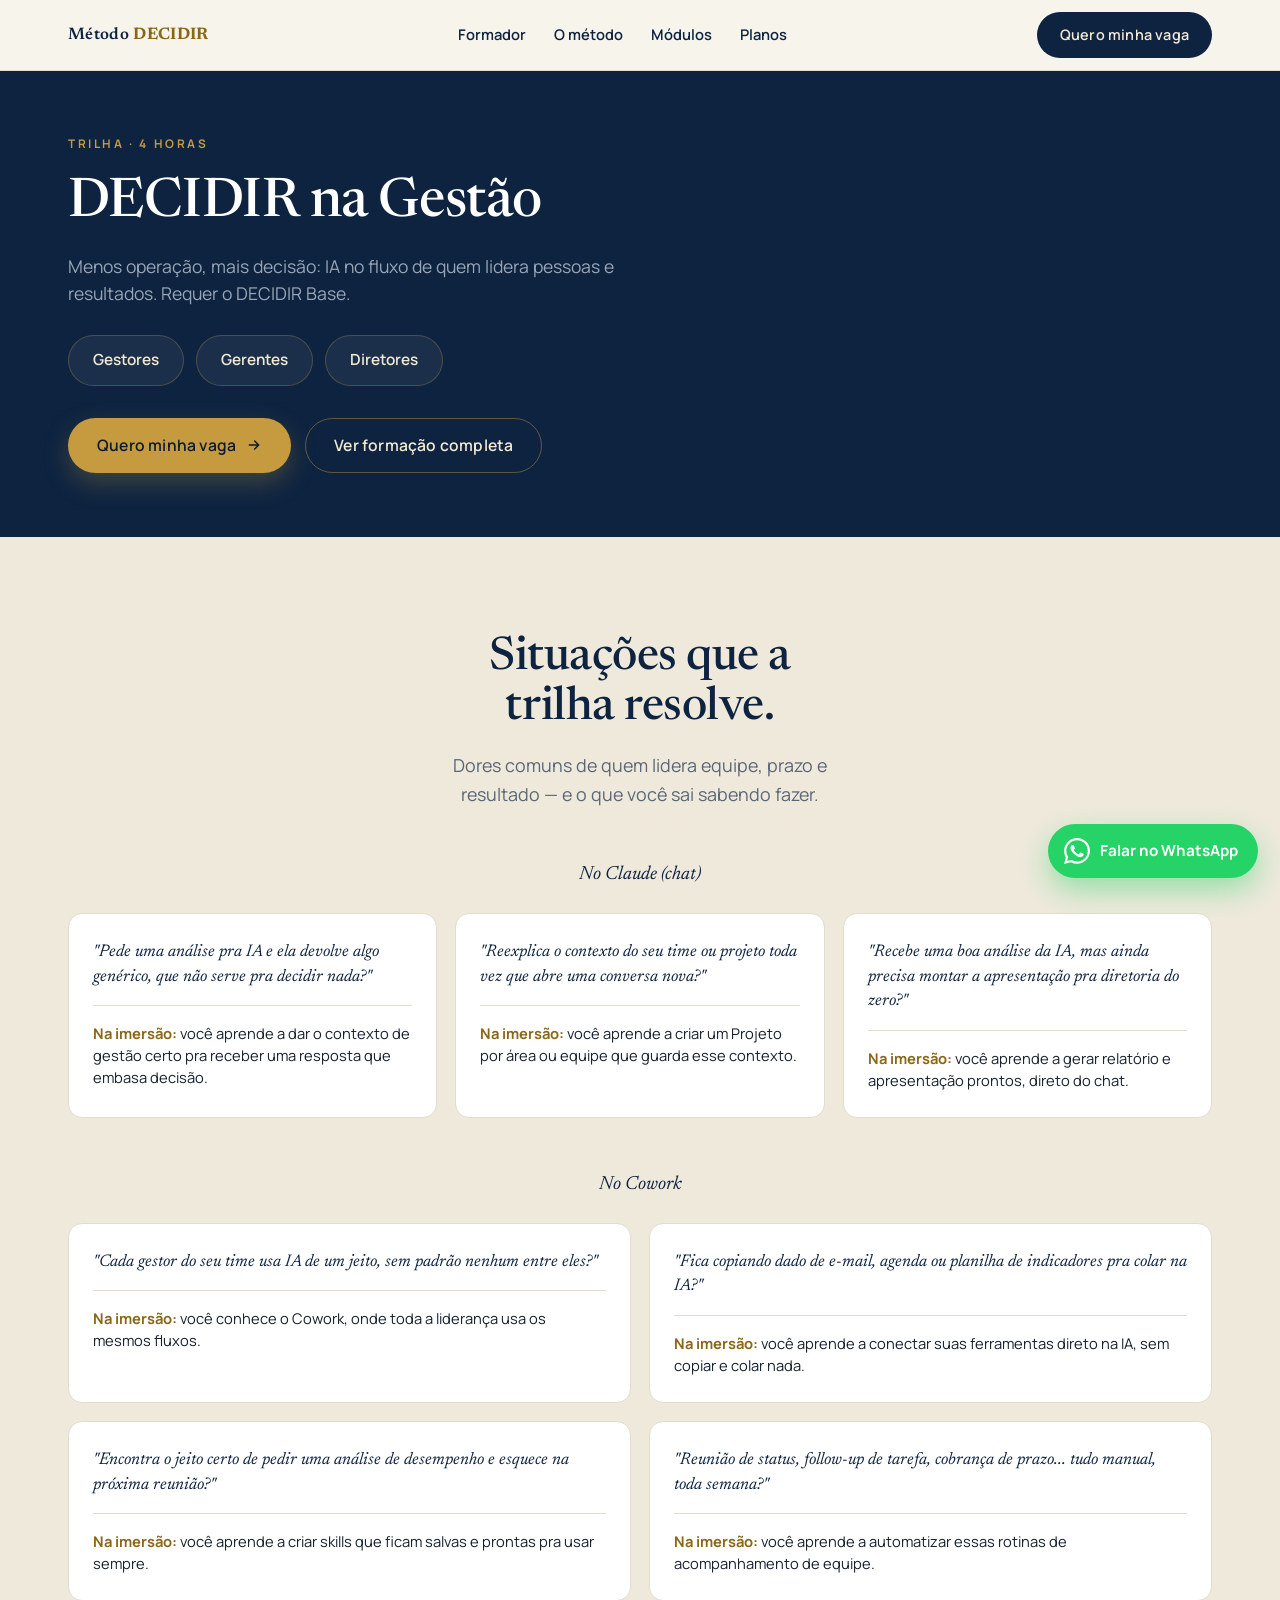
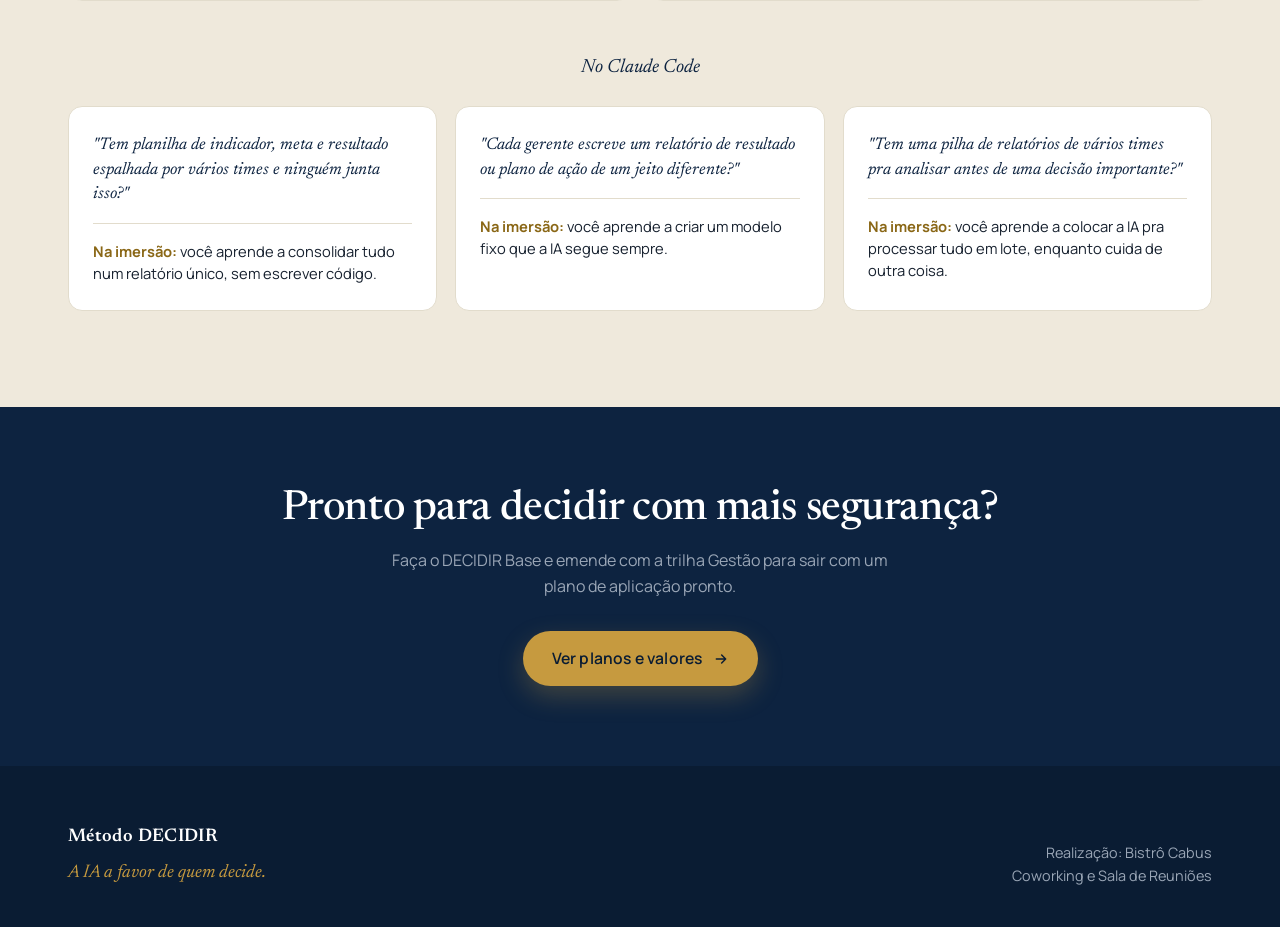
<file: gestao.html>
<!DOCTYPE html>
<html lang="pt-BR">
<head>
<meta charset="UTF-8">
<meta name="viewport" content="width=device-width, initial-scale=1.0">
<title>DECIDIR na Gestão — Método DECIDIR</title>
<meta name="description" content="Trilha de 4 horas do Método DECIDIR para gestores, gerentes e diretores: menos operação, mais decisão com IA.">
<link rel="preconnect" href="https://fonts.googleapis.com">
<link rel="preconnect" href="https://fonts.gstatic.com" crossorigin>
<link href="https://fonts.googleapis.com/css2?family=Newsreader:ital,opsz,wght@0,6..72,400;0,6..72,500;0,6..72,600;1,6..72,400&family=Manrope:wght@400;500;600;700&display=swap" rel="stylesheet">
<link rel="stylesheet" href="styles.css?v=4">
</head>
<body>

<!-- NAV -->
<nav>
  <div class="wrap nav-inner">
    <a href="index.html" class="brand" style="text-decoration:none">Método <b>DECIDIR</b></a>
    <div class="nav-links">
      <a href="index.html#facilitador">Formador</a>
      <a href="index.html#metodo">O método</a>
      <a href="index.html#modulos">Módulos</a>
      <a href="index.html#planos">Planos</a>
    </div>
    <a href="index.html#interesse" class="btn nav-cta">Quero minha vaga</a>
  </div>
</nav>

<!-- TRILHA HERO -->
<header class="trilha-hero on-dark">
  <div class="wrap">
    <div class="eyebrow reveal">Trilha · 4 horas</div>
    <h1 class="reveal">DECIDIR na Gestão</h1>
    <p class="lede reveal">Menos operação, mais decisão: IA no fluxo de quem lidera pessoas e resultados. Requer o DECIDIR Base.</p>
    <div class="chips reveal">
      <span class="chip">Gestores</span>
      <span class="chip">Gerentes</span>
      <span class="chip">Diretores</span>
    </div>
    <div class="hero-cta reveal">
      <a href="index.html#interesse" class="btn btn-primary">Quero minha vaga
        <svg viewBox="0 0 24 24" fill="none" stroke="currentColor" stroke-width="2.2" stroke-linecap="round" stroke-linejoin="round"><path d="M5 12h14M13 6l6 6-6 6"/></svg>
      </a>
      <a href="index.html#modulos" class="btn btn-ghost-dark">Ver formação completa</a>
    </div>
  </div>
</header>

<!-- SITUACOES -->
<section class="situacoes" id="situacoes">
  <div class="wrap">
    <div class="lead-head reveal">
      <h2>Situações que a trilha resolve.</h2>
      <p>Dores comuns de quem lidera equipe, prazo e resultado — e o que você sai sabendo fazer.</p>
    </div>

    <div class="sit-group">
      <p class="sit-group-label">No Claude (chat)</p>
      <div class="sit-grid">
        <div class="sit-card reveal">
          <div class="q">"Pede uma análise pra IA e ela devolve algo genérico, que não serve pra decidir nada?"</div>
          <div class="a"><b>Na imersão:</b> você aprende a dar o contexto de gestão certo pra receber uma resposta que embasa decisão.</div>
        </div>
        <div class="sit-card reveal">
          <div class="q">"Reexplica o contexto do seu time ou projeto toda vez que abre uma conversa nova?"</div>
          <div class="a"><b>Na imersão:</b> você aprende a criar um Projeto por área ou equipe que guarda esse contexto.</div>
        </div>
        <div class="sit-card reveal">
          <div class="q">"Recebe uma boa análise da IA, mas ainda precisa montar a apresentação pra diretoria do zero?"</div>
          <div class="a"><b>Na imersão:</b> você aprende a gerar relatório e apresentação prontos, direto do chat.</div>
        </div>
      </div>
    </div>

    <div class="sit-group">
      <p class="sit-group-label">No Cowork</p>
      <div class="sit-grid sit-grid-2col">
        <div class="sit-card reveal">
          <div class="q">"Cada gestor do seu time usa IA de um jeito, sem padrão nenhum entre eles?"</div>
          <div class="a"><b>Na imersão:</b> você conhece o Cowork, onde toda a liderança usa os mesmos fluxos.</div>
        </div>
        <div class="sit-card reveal">
          <div class="q">"Fica copiando dado de e-mail, agenda ou planilha de indicadores pra colar na IA?"</div>
          <div class="a"><b>Na imersão:</b> você aprende a conectar suas ferramentas direto na IA, sem copiar e colar nada.</div>
        </div>
        <div class="sit-card reveal">
          <div class="q">"Encontra o jeito certo de pedir uma análise de desempenho e esquece na próxima reunião?"</div>
          <div class="a"><b>Na imersão:</b> você aprende a criar skills que ficam salvas e prontas pra usar sempre.</div>
        </div>
        <div class="sit-card reveal">
          <div class="q">"Reunião de status, follow-up de tarefa, cobrança de prazo... tudo manual, toda semana?"</div>
          <div class="a"><b>Na imersão:</b> você aprende a automatizar essas rotinas de acompanhamento de equipe.</div>
        </div>
      </div>
    </div>

    <div class="sit-group">
      <p class="sit-group-label">No Claude Code</p>
      <div class="sit-grid">
        <div class="sit-card reveal">
          <div class="q">"Tem planilha de indicador, meta e resultado espalhada por vários times e ninguém junta isso?"</div>
          <div class="a"><b>Na imersão:</b> você aprende a consolidar tudo num relatório único, sem escrever código.</div>
        </div>
        <div class="sit-card reveal">
          <div class="q">"Cada gerente escreve um relatório de resultado ou plano de ação de um jeito diferente?"</div>
          <div class="a"><b>Na imersão:</b> você aprende a criar um modelo fixo que a IA segue sempre.</div>
        </div>
        <div class="sit-card reveal">
          <div class="q">"Tem uma pilha de relatórios de vários times pra analisar antes de uma decisão importante?"</div>
          <div class="a"><b>Na imersão:</b> você aprende a colocar a IA pra processar tudo em lote, enquanto cuida de outra coisa.</div>
        </div>
      </div>
    </div>
  </div>
</section>

<!-- CTA BAND -->
<section class="cta-band">
  <div class="wrap">
    <h2 class="reveal">Pronto para decidir com mais segurança?</h2>
    <p class="reveal">Faça o DECIDIR Base e emende com a trilha Gestão para sair com um plano de aplicação pronto.</p>
    <a href="index.html#planos" class="btn btn-primary reveal">Ver planos e valores
      <svg viewBox="0 0 24 24" fill="none" stroke="currentColor" stroke-width="2.2" stroke-linecap="round" stroke-linejoin="round"><path d="M5 12h14M13 6l6 6-6 6"/></svg>
    </a>
  </div>
</section>

<!-- FOOTER -->
<footer>
  <div class="wrap foot-grid">
    <div>
      <div class="brand">Método DECIDIR</div>
      <div class="slogan">A IA a favor de quem decide.</div>
    </div>
    <div class="venue">
      Realização: Bistrô Cabus<br>
      Coworking e Sala de Reuniões
    </div>
  </div>
</footer>

<a class="wa-fab" href="https://wa.me/558140401174?text=Ol%C3%A1!%20Tenho%20interesse%20na%20trilha%20DECIDIR%20na%20Gest%C3%A3o." target="_blank" rel="noopener" aria-label="Falar no WhatsApp sobre a trilha DECIDIR na Gestão">
  <svg viewBox="0 0 24 24" aria-hidden="true"><path d="M17.472 14.382c-.297-.149-1.758-.867-2.03-.967-.273-.099-.471-.148-.67.15-.197.297-.767.966-.94 1.164-.173.199-.347.223-.644.075-.297-.15-1.255-.463-2.39-1.475-.883-.788-1.48-1.761-1.653-2.059-.173-.297-.018-.458.13-.606.134-.133.298-.347.446-.52.149-.174.198-.298.298-.497.099-.198.05-.371-.025-.52-.075-.149-.669-1.612-.916-2.207-.242-.579-.487-.5-.669-.51-.173-.008-.371-.01-.57-.01-.198 0-.52.074-.792.372-.272.297-1.04 1.016-1.04 2.479 0 1.462 1.065 2.875 1.213 3.074.149.198 2.096 3.2 5.077 4.487.709.306 1.262.489 1.694.625.712.227 1.36.195 1.871.118.571-.085 1.758-.719 2.006-1.413.248-.694.248-1.289.173-1.413-.074-.124-.272-.198-.57-.347m-5.421 7.403h-.004a9.87 9.87 0 01-5.031-1.378l-.361-.214-3.741.982.998-3.648-.235-.374a9.86 9.86 0 01-1.51-5.26c.001-5.45 4.436-9.884 9.888-9.884 2.64 0 5.122 1.03 6.988 2.898a9.825 9.825 0 012.893 6.994c-.003 5.45-4.437 9.885-9.885 9.885M20.52 3.449C18.24 1.245 15.24 0 12.045 0 5.463 0 .104 5.359.101 11.943c0 2.096.548 4.142 1.588 5.945L0 24l6.335-1.652a11.94 11.94 0 005.71 1.454h.005c6.582 0 11.941-5.359 11.944-11.943a11.86 11.86 0 00-3.495-8.41z"/></svg>
  <span class="wa-label">Falar no WhatsApp</span>
</a>

<script>
  (function(){
    var reduce = window.matchMedia("(prefers-reduced-motion: reduce)").matches;
    var els = document.querySelectorAll(".reveal");
    if(reduce || !("IntersectionObserver" in window)){
      els.forEach(function(el){ el.classList.add("in"); });
      return;
    }
    var io = new IntersectionObserver(function(entries){
      entries.forEach(function(e){
        if(e.isIntersecting){ e.target.classList.add("in"); io.unobserve(e.target); }
      });
    }, { threshold:.18, rootMargin:"0px 0px -8% 0px" });
    els.forEach(function(el){ io.observe(el); });
  })();
</script>

</body>
</html>
</file>
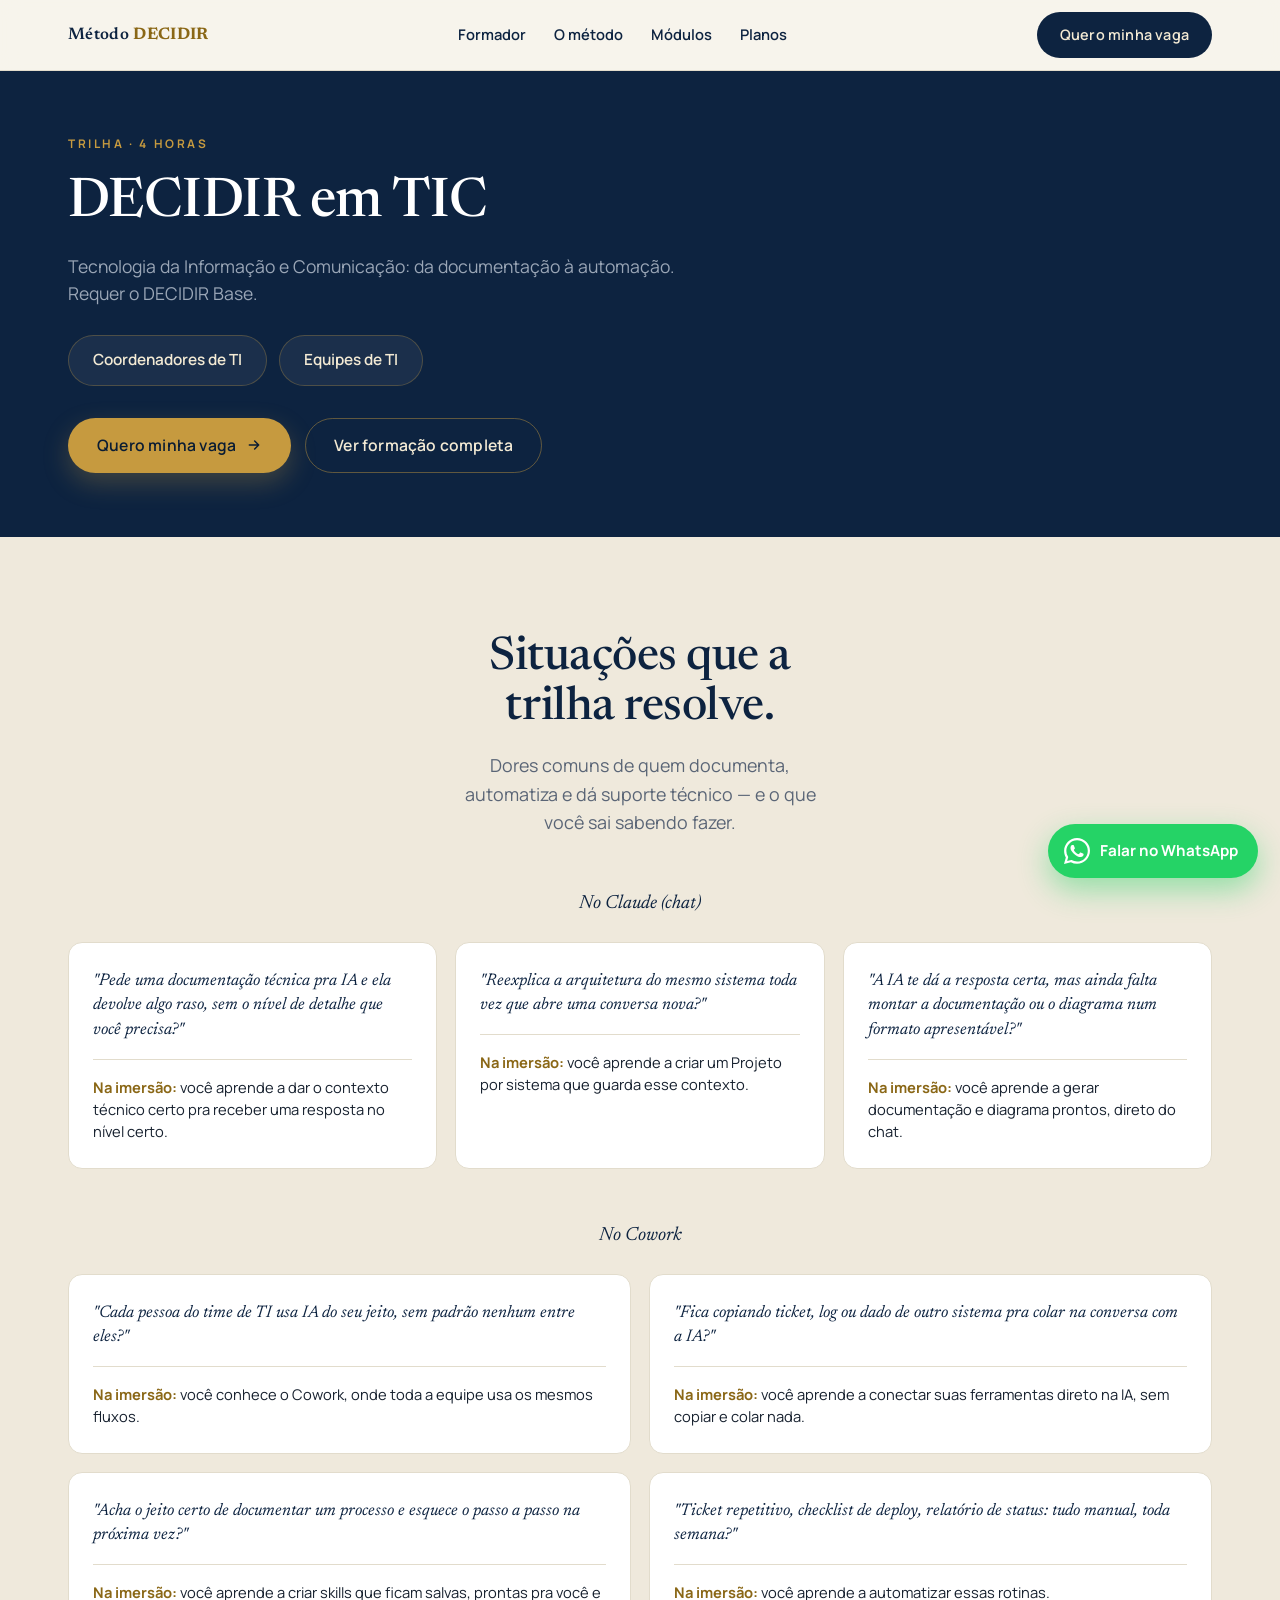
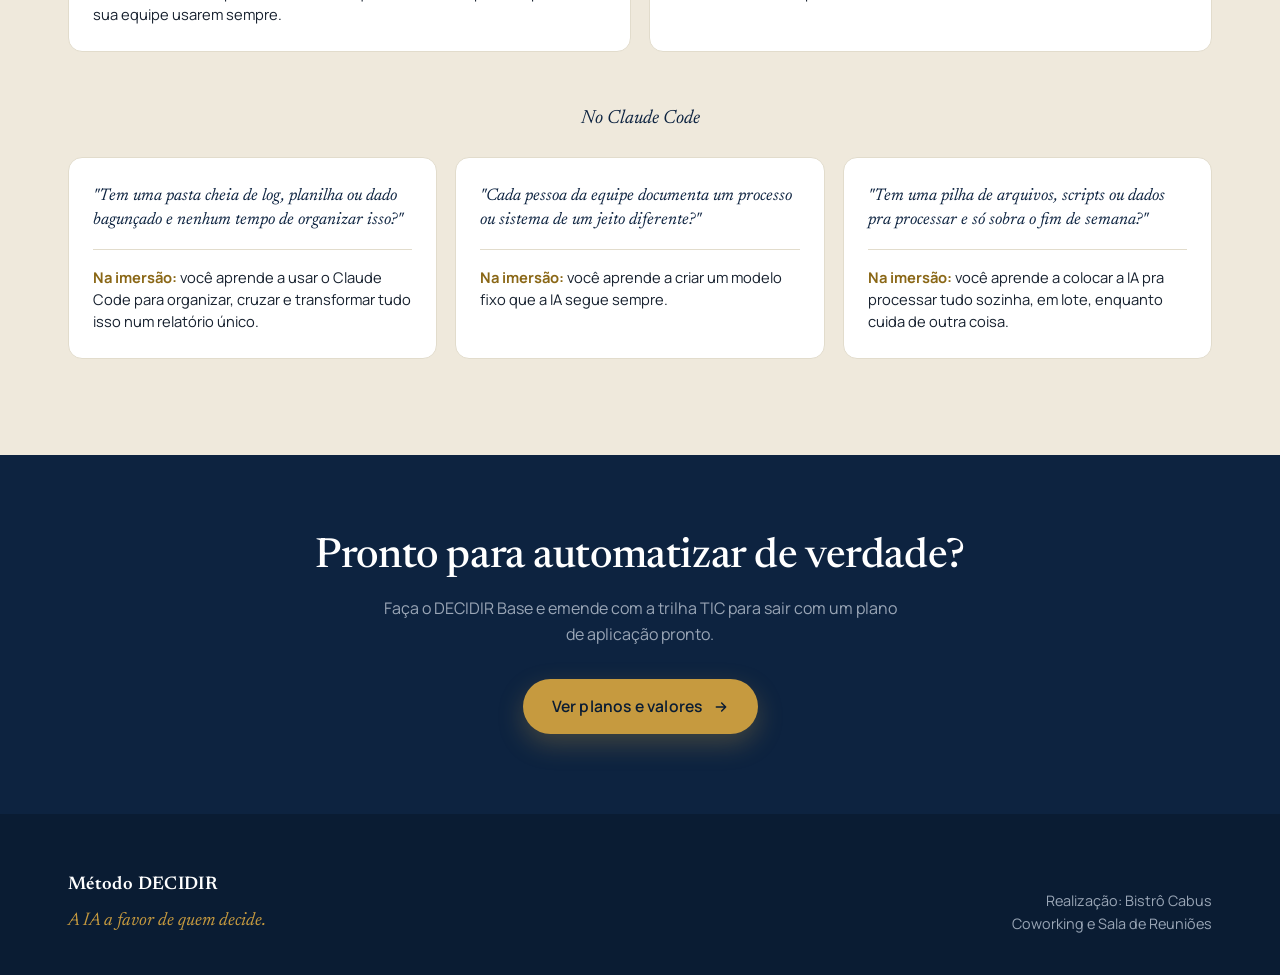
<file: tic.html>
<!DOCTYPE html>
<html lang="pt-BR">
<head>
<meta charset="UTF-8">
<meta name="viewport" content="width=device-width, initial-scale=1.0">
<title>DECIDIR em TIC — Método DECIDIR</title>
<meta name="description" content="Trilha de 4 horas do Método DECIDIR para coordenadores e equipes de TI: da documentação à automação com IA.">
<link rel="preconnect" href="https://fonts.googleapis.com">
<link rel="preconnect" href="https://fonts.gstatic.com" crossorigin>
<link href="https://fonts.googleapis.com/css2?family=Newsreader:ital,opsz,wght@0,6..72,400;0,6..72,500;0,6..72,600;1,6..72,400&family=Manrope:wght@400;500;600;700&display=swap" rel="stylesheet">
<link rel="stylesheet" href="styles.css?v=4">
</head>
<body>

<!-- NAV -->
<nav>
  <div class="wrap nav-inner">
    <a href="index.html" class="brand" style="text-decoration:none">Método <b>DECIDIR</b></a>
    <div class="nav-links">
      <a href="index.html#facilitador">Formador</a>
      <a href="index.html#metodo">O método</a>
      <a href="index.html#modulos">Módulos</a>
      <a href="index.html#planos">Planos</a>
    </div>
    <a href="index.html#interesse" class="btn nav-cta">Quero minha vaga</a>
  </div>
</nav>

<!-- TRILHA HERO -->
<header class="trilha-hero on-dark">
  <div class="wrap">
    <div class="eyebrow reveal">Trilha · 4 horas</div>
    <h1 class="reveal">DECIDIR em TIC</h1>
    <p class="lede reveal">Tecnologia da Informação e Comunicação: da documentação à automação. Requer o DECIDIR Base.</p>
    <div class="chips reveal">
      <span class="chip">Coordenadores de TI</span>
      <span class="chip">Equipes de TI</span>
    </div>
    <div class="hero-cta reveal">
      <a href="index.html#interesse" class="btn btn-primary">Quero minha vaga
        <svg viewBox="0 0 24 24" fill="none" stroke="currentColor" stroke-width="2.2" stroke-linecap="round" stroke-linejoin="round"><path d="M5 12h14M13 6l6 6-6 6"/></svg>
      </a>
      <a href="index.html#modulos" class="btn btn-ghost-dark">Ver formação completa</a>
    </div>
  </div>
</header>

<!-- SITUACOES -->
<section class="situacoes" id="situacoes">
  <div class="wrap">
    <div class="lead-head reveal">
      <h2>Situações que a trilha resolve.</h2>
      <p>Dores comuns de quem documenta, automatiza e dá suporte técnico — e o que você sai sabendo fazer.</p>
    </div>

    <div class="sit-group">
      <p class="sit-group-label">No Claude (chat)</p>
      <div class="sit-grid">
        <div class="sit-card reveal">
          <div class="q">"Pede uma documentação técnica pra IA e ela devolve algo raso, sem o nível de detalhe que você precisa?"</div>
          <div class="a"><b>Na imersão:</b> você aprende a dar o contexto técnico certo pra receber uma resposta no nível certo.</div>
        </div>
        <div class="sit-card reveal">
          <div class="q">"Reexplica a arquitetura do mesmo sistema toda vez que abre uma conversa nova?"</div>
          <div class="a"><b>Na imersão:</b> você aprende a criar um Projeto por sistema que guarda esse contexto.</div>
        </div>
        <div class="sit-card reveal">
          <div class="q">"A IA te dá a resposta certa, mas ainda falta montar a documentação ou o diagrama num formato apresentável?"</div>
          <div class="a"><b>Na imersão:</b> você aprende a gerar documentação e diagrama prontos, direto do chat.</div>
        </div>
      </div>
    </div>

    <div class="sit-group">
      <p class="sit-group-label">No Cowork</p>
      <div class="sit-grid sit-grid-2col">
        <div class="sit-card reveal">
          <div class="q">"Cada pessoa do time de TI usa IA do seu jeito, sem padrão nenhum entre eles?"</div>
          <div class="a"><b>Na imersão:</b> você conhece o Cowork, onde toda a equipe usa os mesmos fluxos.</div>
        </div>
        <div class="sit-card reveal">
          <div class="q">"Fica copiando ticket, log ou dado de outro sistema pra colar na conversa com a IA?"</div>
          <div class="a"><b>Na imersão:</b> você aprende a conectar suas ferramentas direto na IA, sem copiar e colar nada.</div>
        </div>
        <div class="sit-card reveal">
          <div class="q">"Acha o jeito certo de documentar um processo e esquece o passo a passo na próxima vez?"</div>
          <div class="a"><b>Na imersão:</b> você aprende a criar skills que ficam salvas, prontas pra você e sua equipe usarem sempre.</div>
        </div>
        <div class="sit-card reveal">
          <div class="q">"Ticket repetitivo, checklist de deploy, relatório de status: tudo manual, toda semana?"</div>
          <div class="a"><b>Na imersão:</b> você aprende a automatizar essas rotinas.</div>
        </div>
      </div>
    </div>

    <div class="sit-group">
      <p class="sit-group-label">No Claude Code</p>
      <div class="sit-grid">
        <div class="sit-card reveal">
          <div class="q">"Tem uma pasta cheia de log, planilha ou dado bagunçado e nenhum tempo de organizar isso?"</div>
          <div class="a"><b>Na imersão:</b> você aprende a usar o Claude Code para organizar, cruzar e transformar tudo isso num relatório único.</div>
        </div>
        <div class="sit-card reveal">
          <div class="q">"Cada pessoa da equipe documenta um processo ou sistema de um jeito diferente?"</div>
          <div class="a"><b>Na imersão:</b> você aprende a criar um modelo fixo que a IA segue sempre.</div>
        </div>
        <div class="sit-card reveal">
          <div class="q">"Tem uma pilha de arquivos, scripts ou dados pra processar e só sobra o fim de semana?"</div>
          <div class="a"><b>Na imersão:</b> você aprende a colocar a IA pra processar tudo sozinha, em lote, enquanto cuida de outra coisa.</div>
        </div>
      </div>
    </div>
  </div>
</section>

<!-- CTA BAND -->
<section class="cta-band">
  <div class="wrap">
    <h2 class="reveal">Pronto para automatizar de verdade?</h2>
    <p class="reveal">Faça o DECIDIR Base e emende com a trilha TIC para sair com um plano de aplicação pronto.</p>
    <a href="index.html#planos" class="btn btn-primary reveal">Ver planos e valores
      <svg viewBox="0 0 24 24" fill="none" stroke="currentColor" stroke-width="2.2" stroke-linecap="round" stroke-linejoin="round"><path d="M5 12h14M13 6l6 6-6 6"/></svg>
    </a>
  </div>
</section>

<!-- FOOTER -->
<footer>
  <div class="wrap foot-grid">
    <div>
      <div class="brand">Método DECIDIR</div>
      <div class="slogan">A IA a favor de quem decide.</div>
    </div>
    <div class="venue">
      Realização: Bistrô Cabus<br>
      Coworking e Sala de Reuniões
    </div>
  </div>
</footer>

<a class="wa-fab" href="https://wa.me/558140401174?text=Ol%C3%A1!%20Tenho%20interesse%20na%20trilha%20DECIDIR%20em%20TIC." target="_blank" rel="noopener" aria-label="Falar no WhatsApp sobre a trilha DECIDIR em TIC">
  <svg viewBox="0 0 24 24" aria-hidden="true"><path d="M17.472 14.382c-.297-.149-1.758-.867-2.03-.967-.273-.099-.471-.148-.67.15-.197.297-.767.966-.94 1.164-.173.199-.347.223-.644.075-.297-.15-1.255-.463-2.39-1.475-.883-.788-1.48-1.761-1.653-2.059-.173-.297-.018-.458.13-.606.134-.133.298-.347.446-.52.149-.174.198-.298.298-.497.099-.198.05-.371-.025-.52-.075-.149-.669-1.612-.916-2.207-.242-.579-.487-.5-.669-.51-.173-.008-.371-.01-.57-.01-.198 0-.52.074-.792.372-.272.297-1.04 1.016-1.04 2.479 0 1.462 1.065 2.875 1.213 3.074.149.198 2.096 3.2 5.077 4.487.709.306 1.262.489 1.694.625.712.227 1.36.195 1.871.118.571-.085 1.758-.719 2.006-1.413.248-.694.248-1.289.173-1.413-.074-.124-.272-.198-.57-.347m-5.421 7.403h-.004a9.87 9.87 0 01-5.031-1.378l-.361-.214-3.741.982.998-3.648-.235-.374a9.86 9.86 0 01-1.51-5.26c.001-5.45 4.436-9.884 9.888-9.884 2.64 0 5.122 1.03 6.988 2.898a9.825 9.825 0 012.893 6.994c-.003 5.45-4.437 9.885-9.885 9.885M20.52 3.449C18.24 1.245 15.24 0 12.045 0 5.463 0 .104 5.359.101 11.943c0 2.096.548 4.142 1.588 5.945L0 24l6.335-1.652a11.94 11.94 0 005.71 1.454h.005c6.582 0 11.941-5.359 11.944-11.943a11.86 11.86 0 00-3.495-8.41z"/></svg>
  <span class="wa-label">Falar no WhatsApp</span>
</a>

<script>
  (function(){
    var reduce = window.matchMedia("(prefers-reduced-motion: reduce)").matches;
    var els = document.querySelectorAll(".reveal");
    if(reduce || !("IntersectionObserver" in window)){
      els.forEach(function(el){ el.classList.add("in"); });
      return;
    }
    var io = new IntersectionObserver(function(entries){
      entries.forEach(function(e){
        if(e.isIntersecting){ e.target.classList.add("in"); io.unobserve(e.target); }
      });
    }, { threshold:.18, rootMargin:"0px 0px -8% 0px" });
    els.forEach(function(el){ io.observe(el); });
  })();
</script>

</body>
</html>
</file>
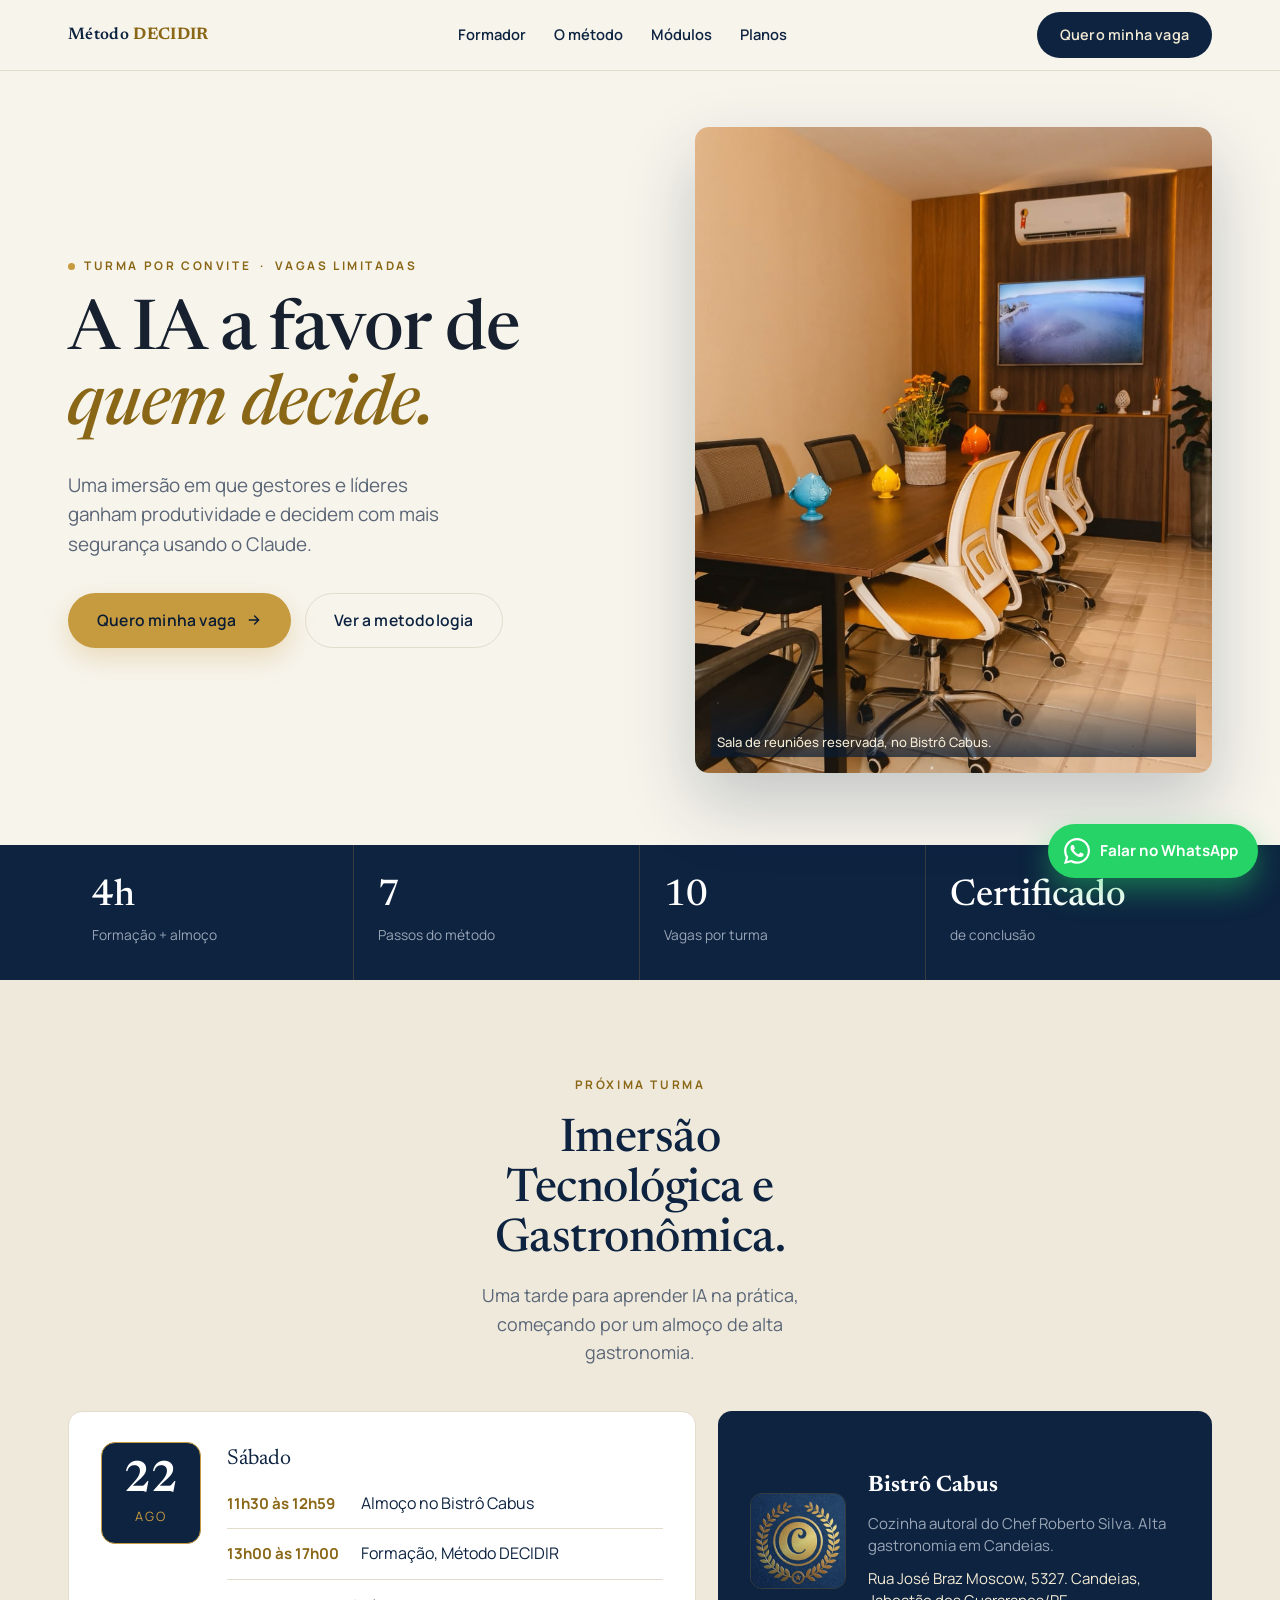
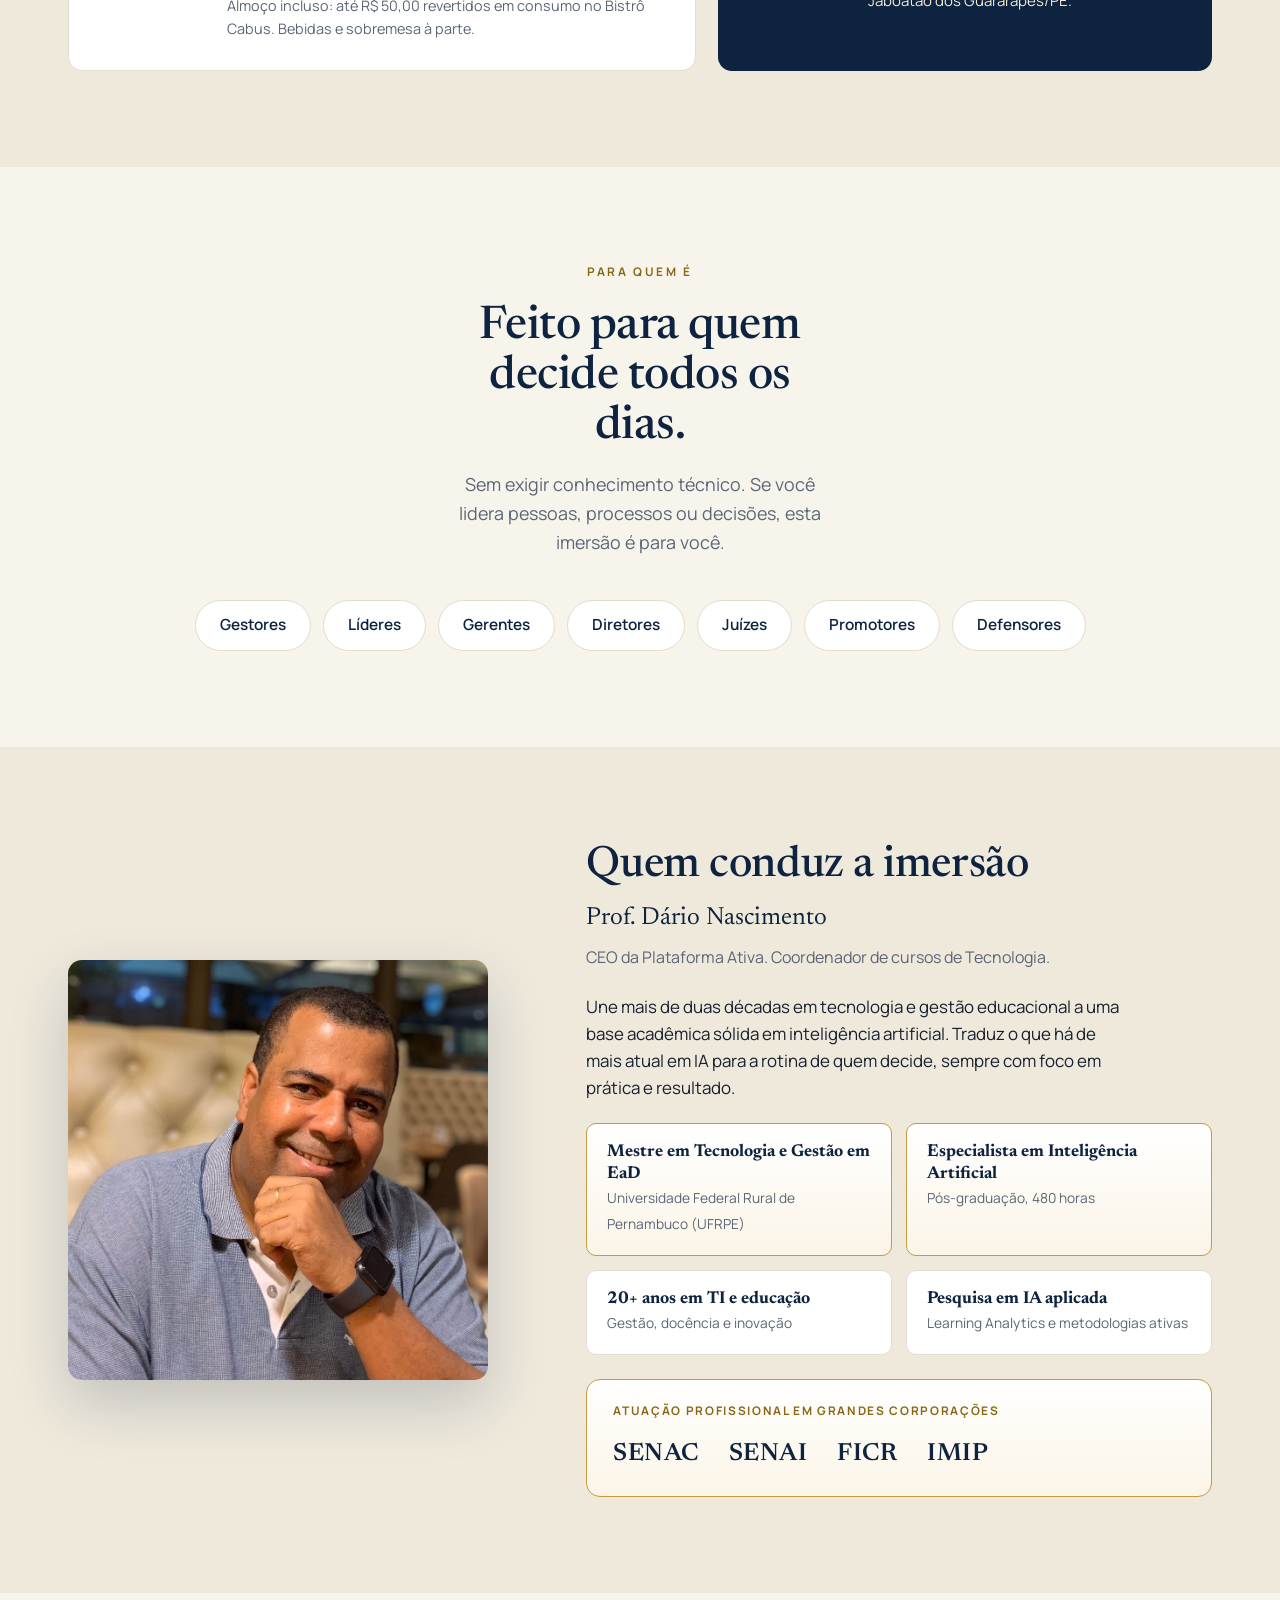
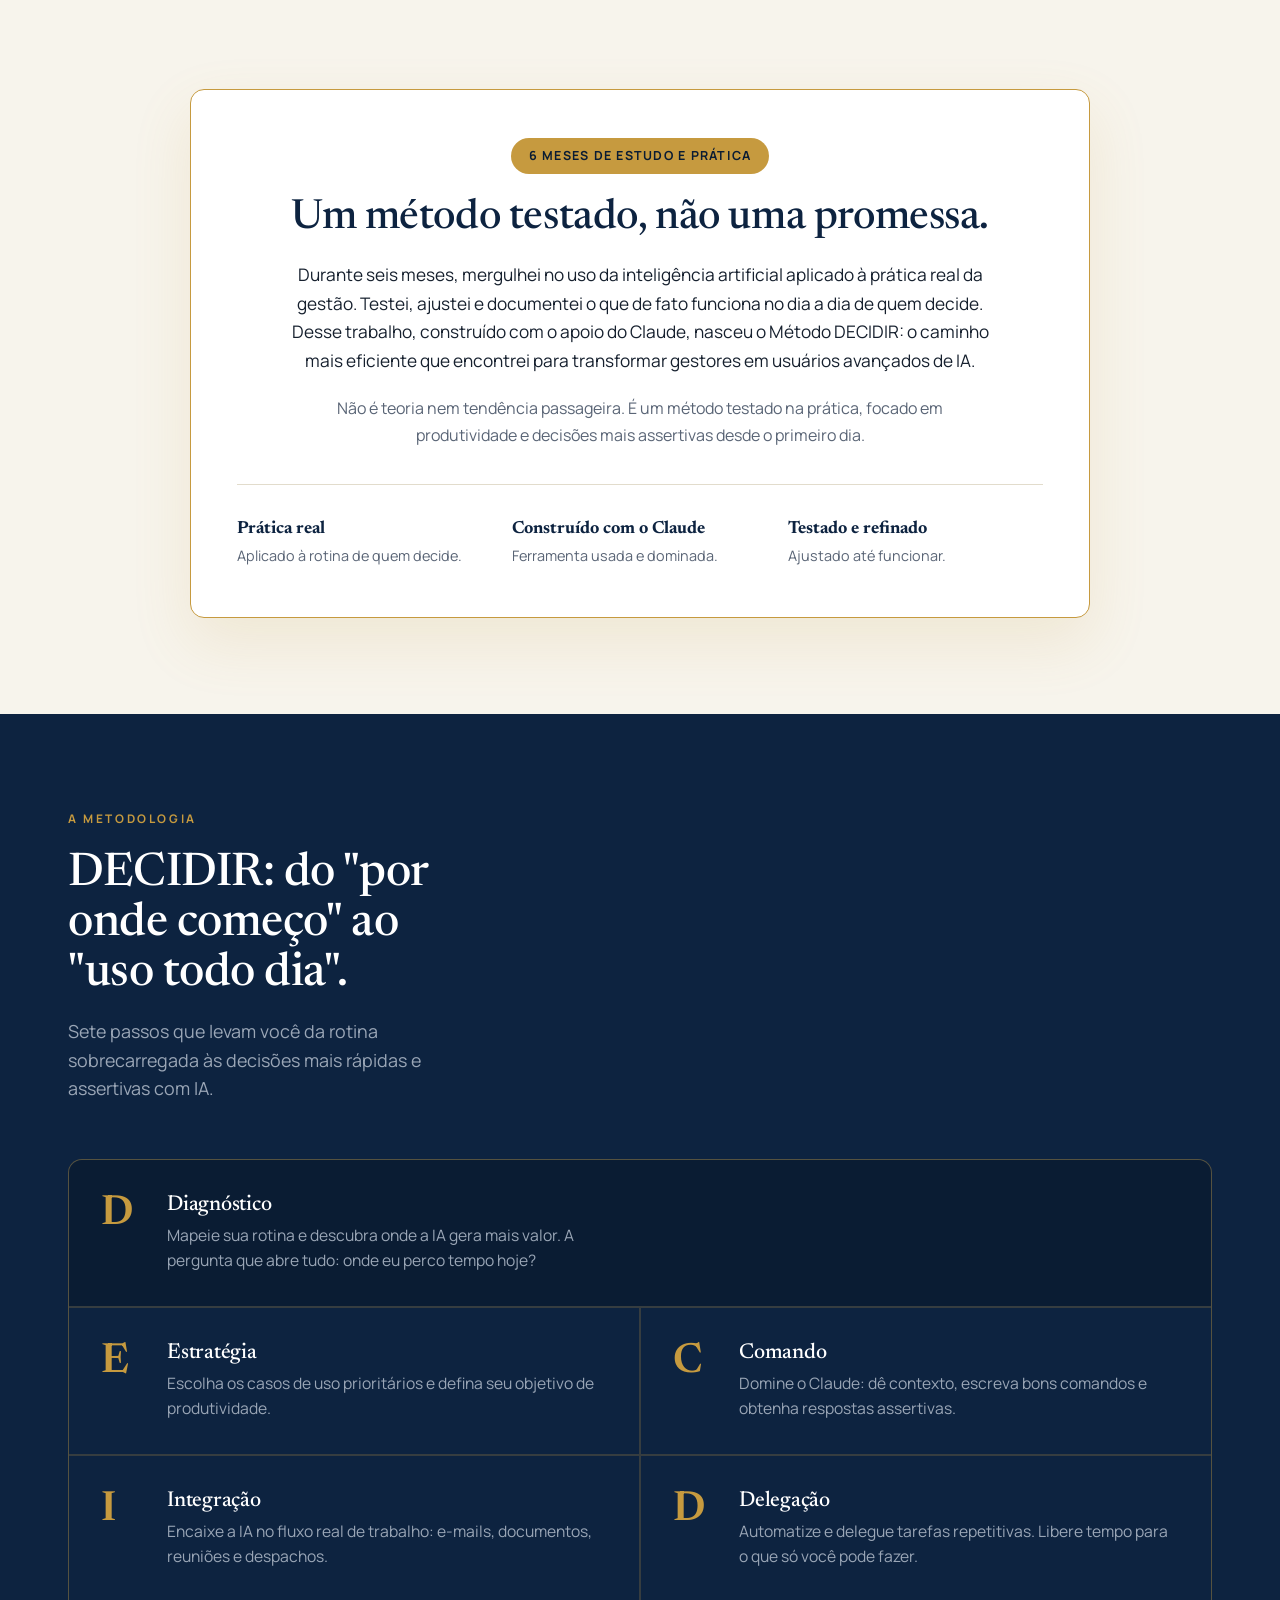
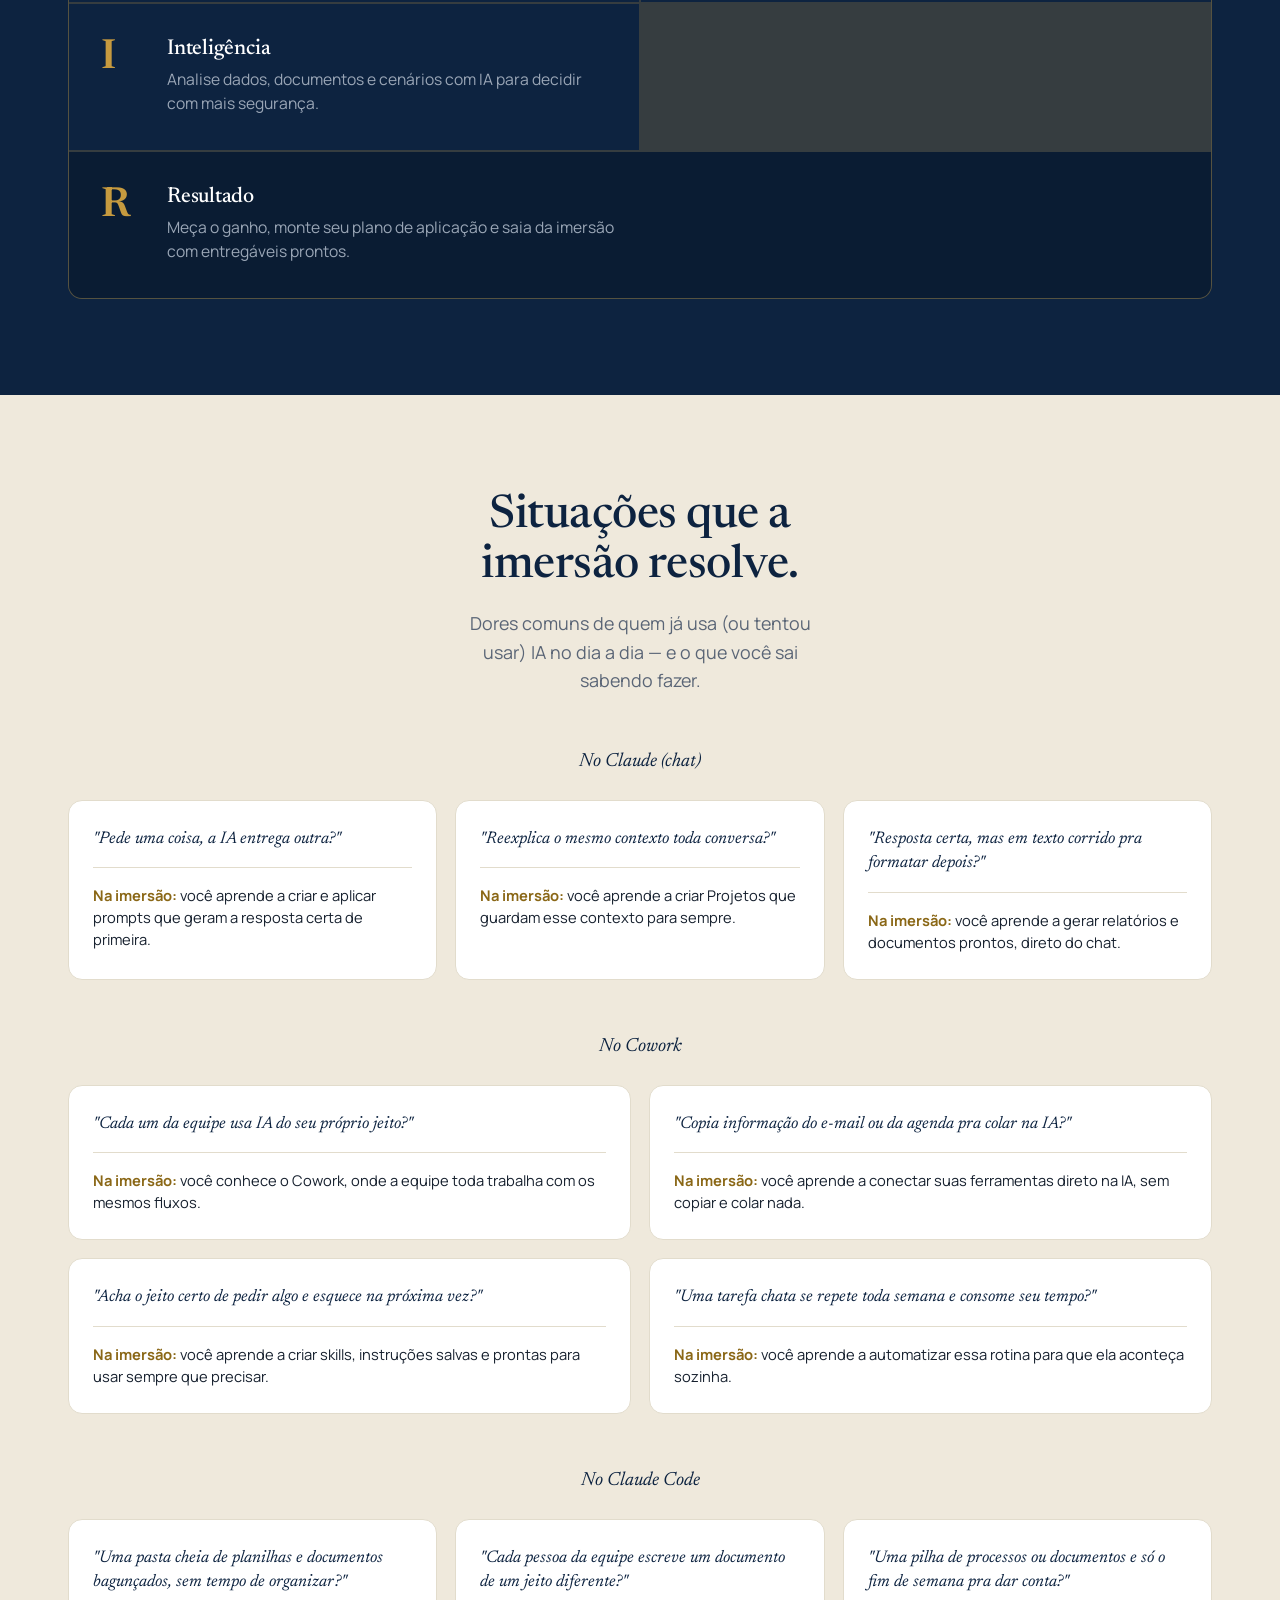
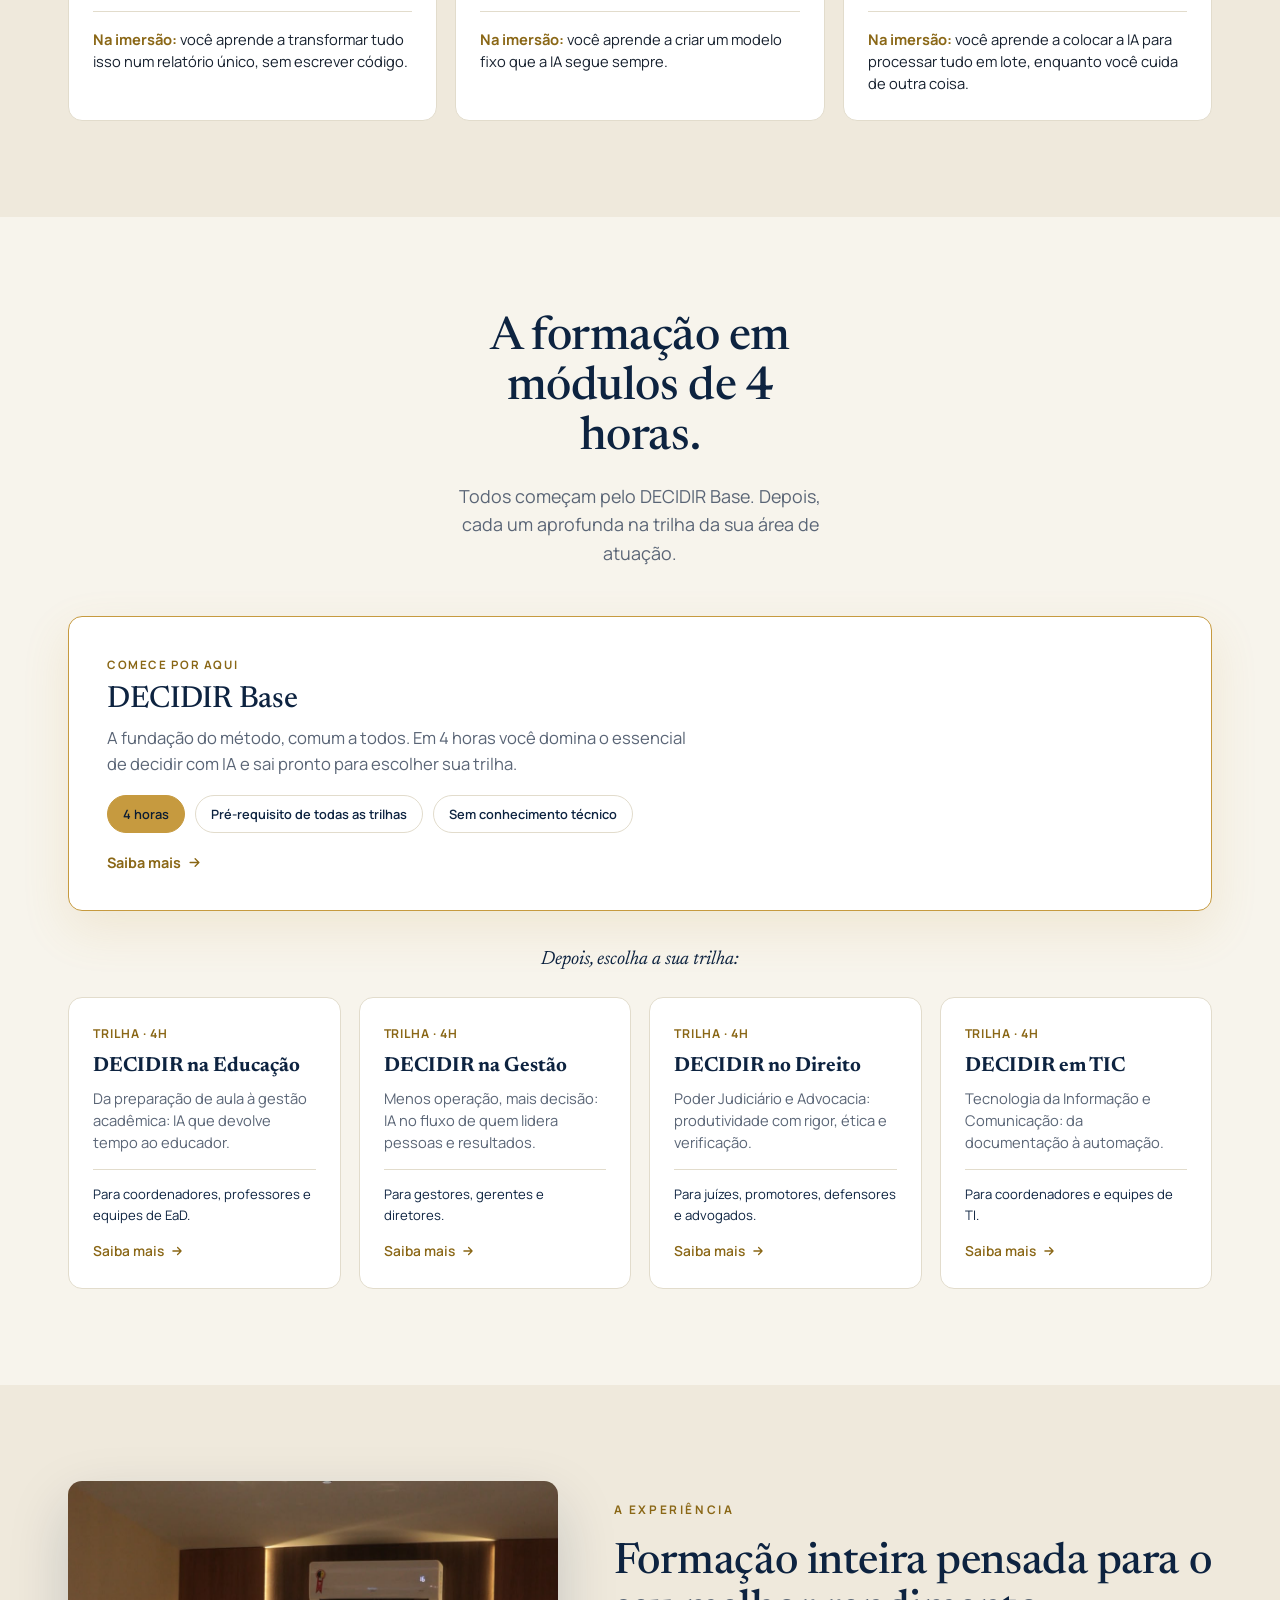
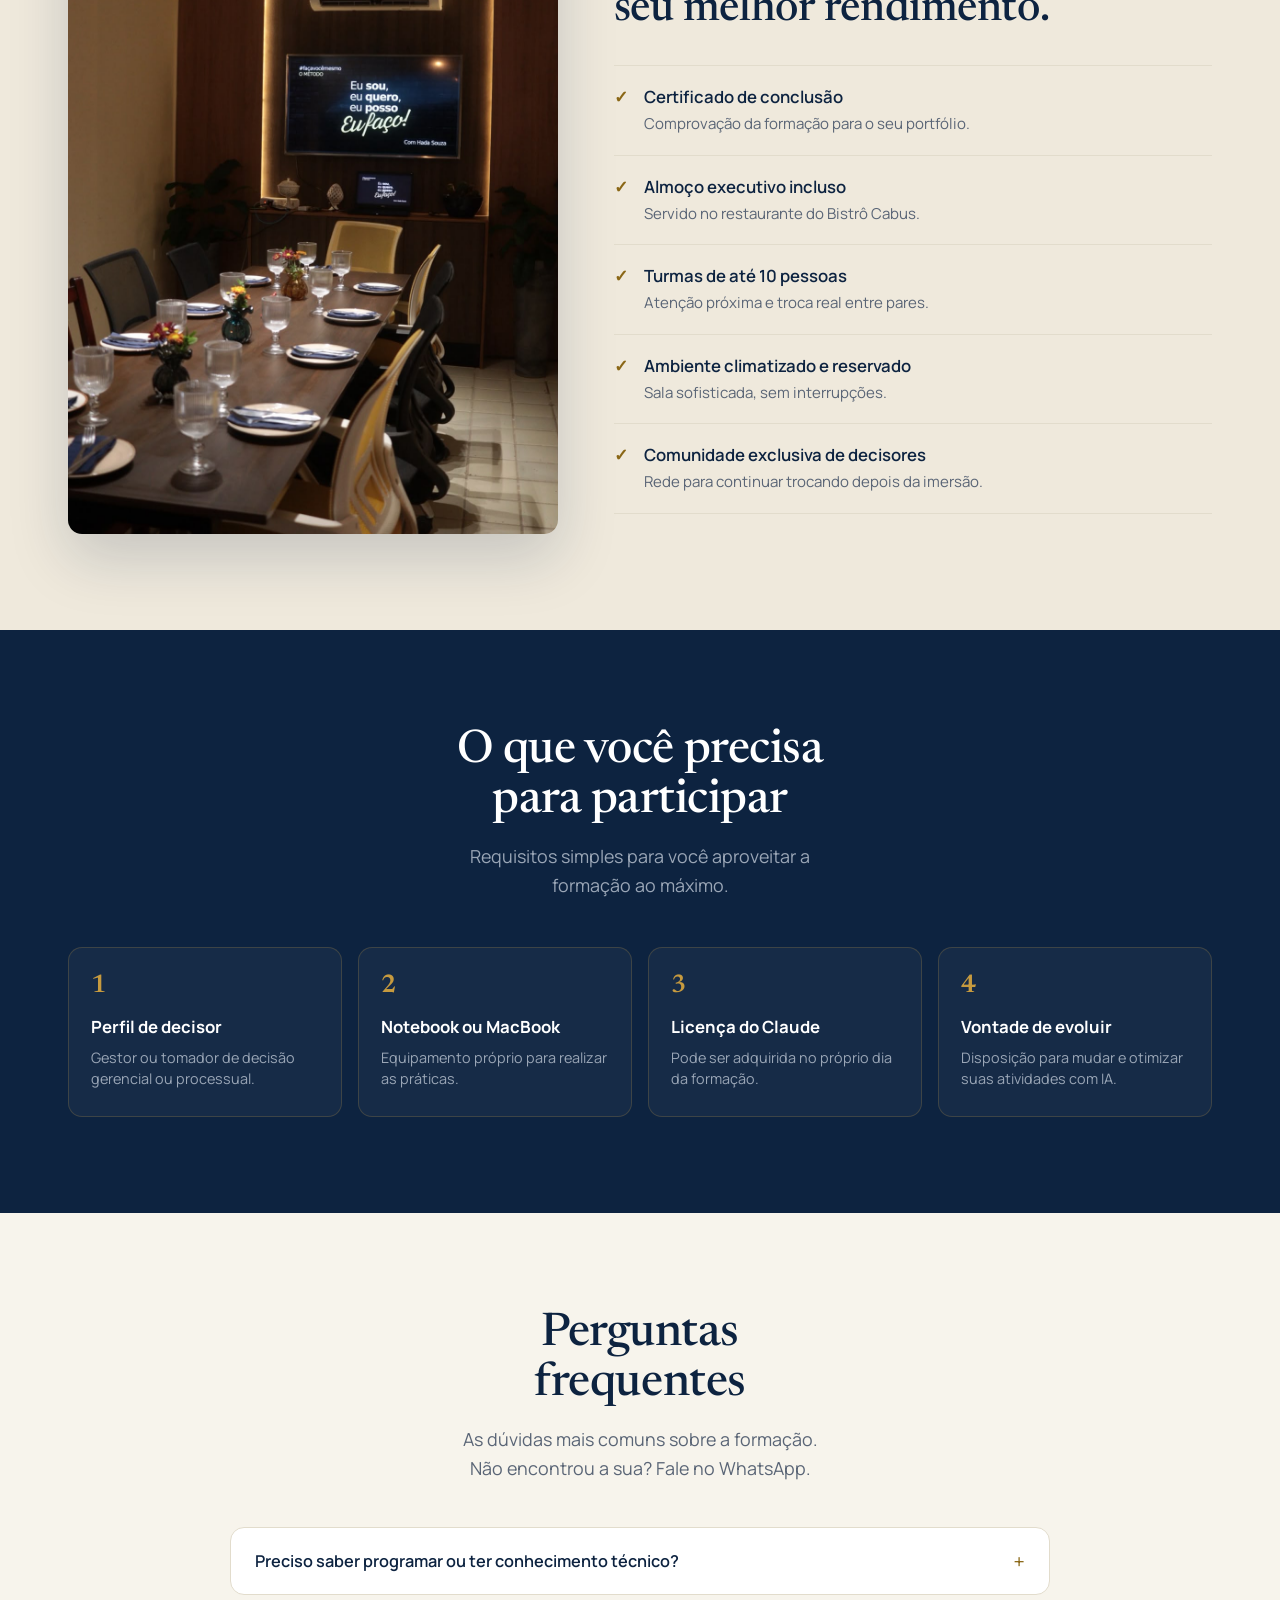
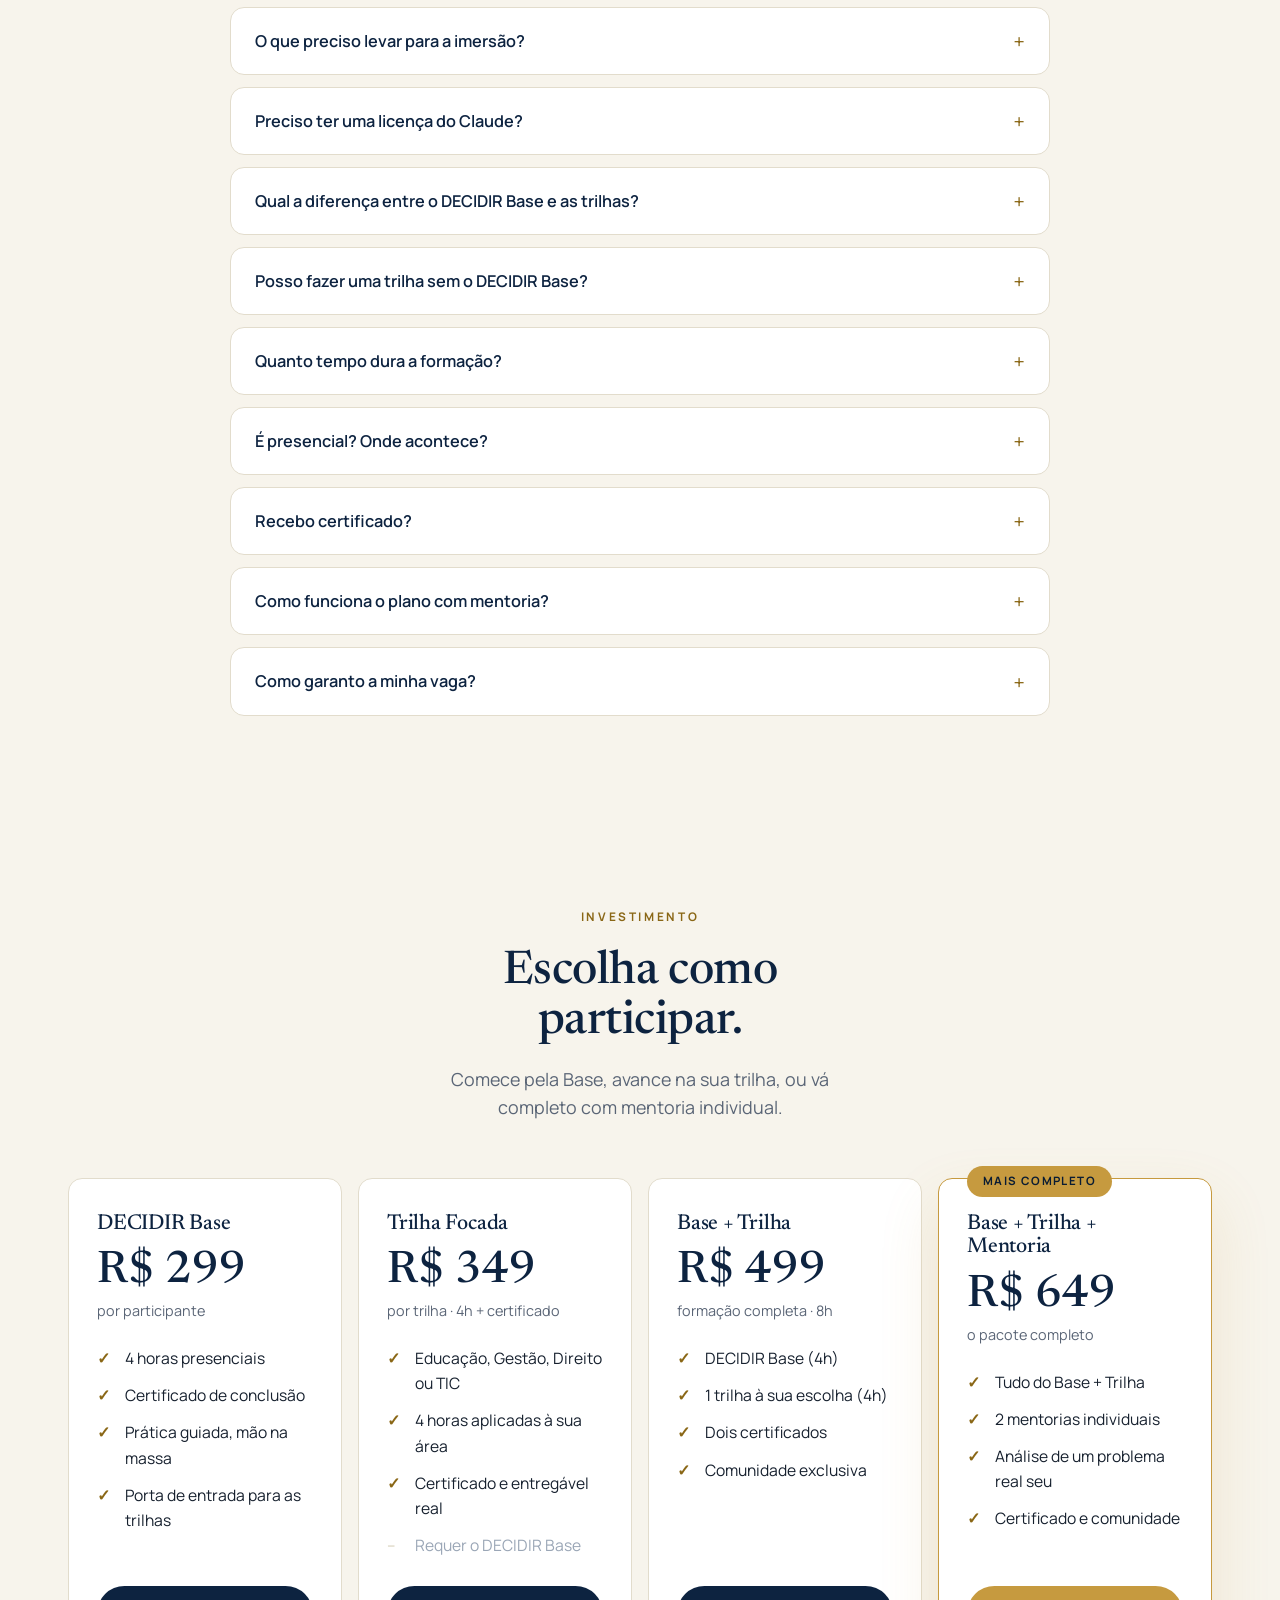
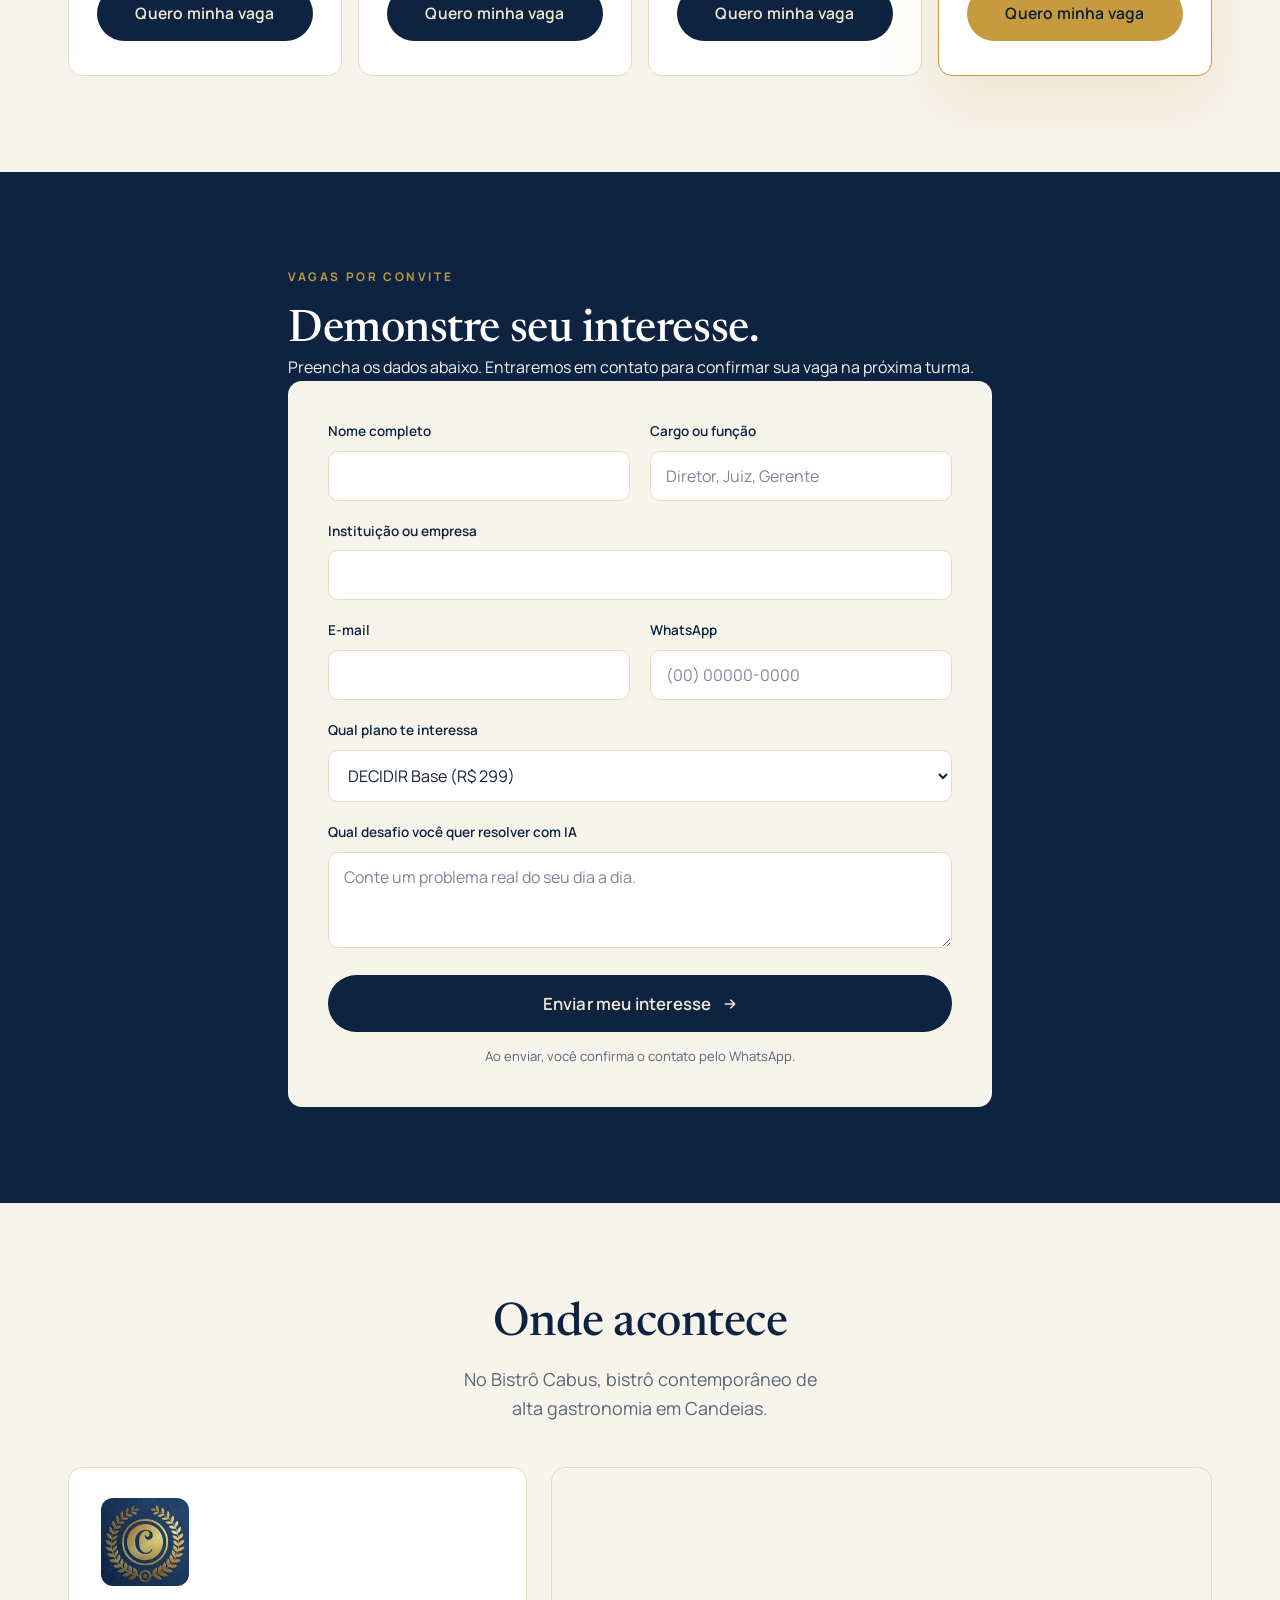
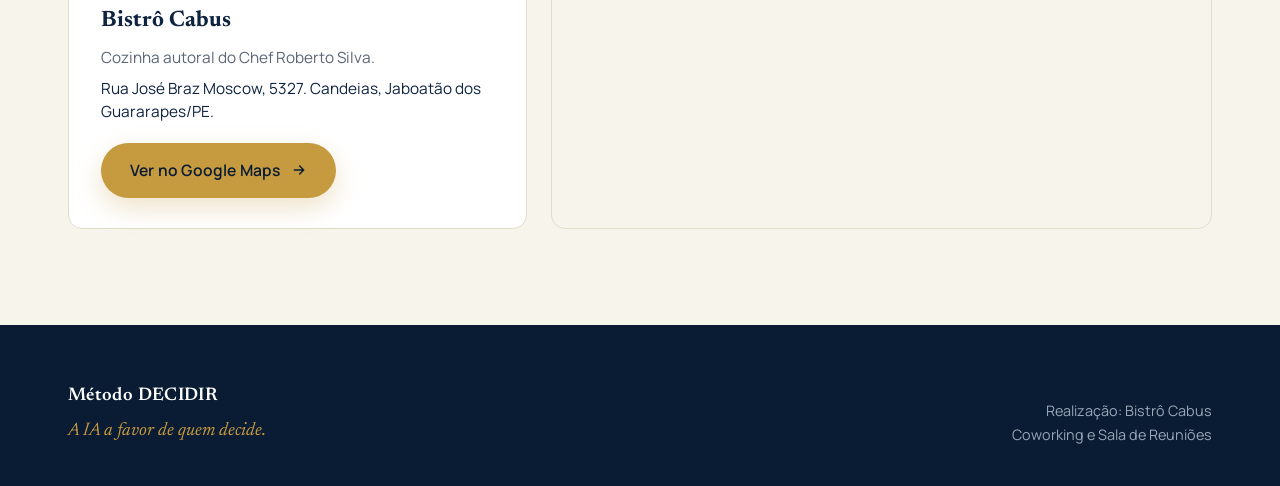
<file: turma-22-agosto.html>
<!DOCTYPE html>
<html lang="pt-BR">
<head>
<meta charset="UTF-8">
<meta name="viewport" content="width=device-width, initial-scale=1.0">
<title>Imersão DECIDIR Base · 22 de agosto — Método DECIDIR</title>
<meta name="description" content="Imersão presencial em produtividade e assertividade com IA, para gestores, líderes e operadores do Direito. Turma por convite.">
<link rel="preconnect" href="https://fonts.googleapis.com">
<link rel="preconnect" href="https://fonts.gstatic.com" crossorigin>
<link href="https://fonts.googleapis.com/css2?family=Newsreader:ital,opsz,wght@0,6..72,400;0,6..72,500;0,6..72,600;1,6..72,400&family=Manrope:wght@400;500;600;700&display=swap" rel="stylesheet">
<link rel="stylesheet" href="styles.css?v=4">
</head>
<body>

<!-- NAV -->
<nav>
  <div class="wrap nav-inner">
    <a href="index.html" class="brand" style="text-decoration:none">Método <b>DECIDIR</b></a>
    <div class="nav-links">
      <a href="#facilitador">Formador</a>
      <a href="#metodo">O método</a>
      <a href="#modulos">Módulos</a>
      <a href="#planos">Planos</a>
    </div>
    <a href="#interesse" class="btn nav-cta">Quero minha vaga</a>
  </div>
</nav>

<!-- HERO -->
<header class="hero">
  <div class="wrap hero-grid">
    <div class="hero-copy reveal">
      <div class="eyebrow"><span class="dot"></span> Turma por convite &nbsp;·&nbsp; Vagas limitadas</div>
      <h1>A IA a favor de <em>quem decide.</em></h1>
      <p class="lede">Uma imersão em que gestores e líderes ganham produtividade e decidem com mais segurança usando o Claude.</p>
      <div class="hero-cta">
        <a href="#interesse" class="btn btn-primary">Quero minha vaga
          <svg viewBox="0 0 24 24" fill="none" stroke="currentColor" stroke-width="2.2" stroke-linecap="round" stroke-linejoin="round"><path d="M5 12h14M13 6l6 6-6 6"/></svg>
        </a>
        <a href="#metodo" class="btn btn-ghost-dark" style="color:var(--navy);border-color:var(--line)">Ver a metodologia</a>
      </div>
    </div>
    <figure class="hero-figure reveal">
      <img src="imagens-local/WhatsApp%20Image%202026-07-24%20at%2010.11.54.jpeg" alt="Sala de reuniões do Bistrô Cabus preparada para a formação">
      <figcaption>Sala de reuniões reservada, no Bistrô Cabus.</figcaption>
    </figure>
  </div>
</header>

<!-- STATS -->
<section class="stats" style="padding:0">
  <div class="wrap">
    <div class="stats-grid">
      <div class="stat reveal"><div class="n">4h</div><div class="l">Formação + almoço</div></div>
      <div class="stat reveal"><div class="n">7</div><div class="l">Passos do método</div></div>
      <div class="stat reveal"><div class="n">10</div><div class="l">Vagas por turma</div></div>
      <div class="stat reveal"><div class="n">Certificado</div><div class="l">de conclusão</div></div>
    </div>
  </div>
</section>

<!-- AGENDA / DATA -->
<section class="agenda" id="data">
  <div class="wrap">
    <div class="lead-head reveal">
      <div class="eyebrow">Próxima turma</div>
      <h2>Imersão Tecnológica e Gastronômica.</h2>
      <p>Uma tarde para aprender IA na prática, começando por um almoço de alta gastronomia.</p>
    </div>
    <div class="agenda-grid">
      <div class="agenda-when reveal">
        <div class="agenda-date">
          <span class="d-day">22</span>
          <span class="d-mon">ago</span>
        </div>
        <div class="agenda-info">
          <div class="agenda-dow">Sábado</div>
          <ul class="agenda-timeline">
            <li><span class="t">11h30 às 12h59</span><span class="e">Almoço no Bistrô Cabus</span></li>
            <li><span class="t">13h00 às 17h00</span><span class="e">Formação, Método DECIDIR</span></li>
          </ul>
          <p class="agenda-note">Almoço incluso: até R$ 50,00 revertidos em consumo no Bistrô Cabus. Bebidas e sobremesa à parte.</p>
        </div>
      </div>
      <div class="agenda-where reveal">
        <img class="agenda-logo" loading="lazy" src="bistro-cabus-logo.jpg" alt="Bistrô Cabus">
        <div class="agenda-local">
          <b>Bistrô Cabus</b>
          <span>Cozinha autoral do Chef Roberto Silva. Alta gastronomia em Candeias.</span>
          <span class="addr">Rua José Braz Moscow, 5327. Candeias, Jaboatão dos Guararapes/PE.</span>
        </div>
      </div>
    </div>
  </div>
</section>

<!-- AUDIENCE -->
<section class="audience">
  <div class="wrap">
    <div class="lead-head reveal">
      <div class="eyebrow">Para quem é</div>
      <h2>Feito para quem decide todos os dias.</h2>
      <p>Sem exigir conhecimento técnico. Se você lidera pessoas, processos ou decisões, esta imersão é para você.</p>
    </div>
    <div class="chips reveal">
      <span class="chip">Gestores</span>
      <span class="chip">Líderes</span>
      <span class="chip">Gerentes</span>
      <span class="chip">Diretores</span>
      <span class="chip">Juízes</span>
      <span class="chip">Promotores</span>
      <span class="chip">Defensores</span>
    </div>
  </div>
</section>

<!-- FACILITADOR -->
<section class="fac" id="facilitador">
  <div class="wrap fac-grid">
    <figure class="fac-portrait reveal">
      <img loading="lazy" src="facilitador.jpg" alt="Prof. Dário Nascimento, facilitador da imersão">
    </figure>
    <div class="reveal">
      <h2>Quem conduz a imersão</h2>
      <div class="name">Prof. Dário Nascimento</div>
      <div class="role">CEO da Plataforma Ativa. Coordenador de cursos de Tecnologia.</div>
      <p class="bio">Une mais de duas décadas em tecnologia e gestão educacional a uma base acadêmica sólida em inteligência artificial. Traduz o que há de mais atual em IA para a rotina de quem decide, sempre com foco em prática e resultado.</p>
      <div class="fac-creds">
        <div class="cred hi"><b>Mestre em Tecnologia e Gestão em EaD</b><span>Universidade Federal Rural de Pernambuco (UFRPE)</span></div>
        <div class="cred hi"><b>Especialista em Inteligência Artificial</b><span>Pós-graduação, 480 horas</span></div>
        <div class="cred"><b>20+ anos em TI e educação</b><span>Gestão, docência e inovação</span></div>
        <div class="cred"><b>Pesquisa em IA aplicada</b><span>Learning Analytics e metodologias ativas</span></div>
      </div>
      <div class="fac-corp">
        <span class="fac-corp-label">Atuação profissional em grandes corporações</span>
        <div class="fac-corp-names">
          <span>SENAC</span>
          <span>SENAI</span>
          <span>FICR</span>
          <span>IMIP</span>
        </div>
      </div>
    </div>
  </div>
</section>

<!-- ORIGEM / VALIDAÇÃO -->
<section class="origem" id="origem">
  <div class="wrap">
    <div class="origem-card reveal">
      <span class="origem-badge">6 meses de estudo e prática</span>
      <h2>Um método testado, não uma promessa.</h2>
      <p>Durante seis meses, mergulhei no uso da inteligência artificial aplicado à prática real da gestão. Testei, ajustei e documentei o que de fato funciona no dia a dia de quem decide. Desse trabalho, construído com o apoio do Claude, nasceu o Método DECIDIR: o caminho mais eficiente que encontrei para transformar gestores em usuários avançados de IA.</p>
      <p class="origem-sign">Não é teoria nem tendência passageira. É um método testado na prática, focado em produtividade e decisões mais assertivas desde o primeiro dia.</p>
      <div class="origem-points">
        <div><b>Prática real</b><span>Aplicado à rotina de quem decide.</span></div>
        <div><b>Construído com o Claude</b><span>Ferramenta usada e dominada.</span></div>
        <div><b>Testado e refinado</b><span>Ajustado até funcionar.</span></div>
      </div>
    </div>
  </div>
</section>

<!-- METHOD -->
<section class="method on-dark" id="metodo">
  <div class="wrap">
    <div class="lead-head reveal">
      <div class="eyebrow">A metodologia</div>
      <h2>DECIDIR: do "por onde começo" ao "uso todo dia".</h2>
      <p>Sete passos que levam você da rotina sobrecarregada às decisões mais rápidas e assertivas com IA.</p>
    </div>
    <div class="steps">
      <div class="step feat reveal"><div class="glyph">D</div><div><h3>Diagnóstico</h3><p>Mapeie sua rotina e descubra onde a IA gera mais valor. A pergunta que abre tudo: onde eu perco tempo hoje?</p></div></div>
      <div class="step reveal"><div class="glyph">E</div><div><h3>Estratégia</h3><p>Escolha os casos de uso prioritários e defina seu objetivo de produtividade.</p></div></div>
      <div class="step reveal"><div class="glyph">C</div><div><h3>Comando</h3><p>Domine o Claude: dê contexto, escreva bons comandos e obtenha respostas assertivas.</p></div></div>
      <div class="step reveal"><div class="glyph">I</div><div><h3>Integração</h3><p>Encaixe a IA no fluxo real de trabalho: e-mails, documentos, reuniões e despachos.</p></div></div>
      <div class="step reveal"><div class="glyph">D</div><div><h3>Delegação</h3><p>Automatize e delegue tarefas repetitivas. Libere tempo para o que só você pode fazer.</p></div></div>
      <div class="step reveal"><div class="glyph">I</div><div><h3>Inteligência</h3><p>Analise dados, documentos e cenários com IA para decidir com mais segurança.</p></div></div>
      <div class="step feat reveal"><div class="glyph">R</div><div><h3>Resultado</h3><p>Meça o ganho, monte seu plano de aplicação e saia da imersão com entregáveis prontos.</p></div></div>
    </div>
  </div>
</section>

<!-- SITUACOES -->
<section class="situacoes" id="situacoes">
  <div class="wrap">
    <div class="lead-head reveal">
      <h2>Situações que a imersão resolve.</h2>
      <p>Dores comuns de quem já usa (ou tentou usar) IA no dia a dia — e o que você sai sabendo fazer.</p>
    </div>

    <div class="sit-group">
      <p class="sit-group-label">No Claude (chat)</p>
      <div class="sit-grid">
        <div class="sit-card reveal">
          <div class="q">"Pede uma coisa, a IA entrega outra?"</div>
          <div class="a"><b>Na imersão:</b> você aprende a criar e aplicar prompts que geram a resposta certa de primeira.</div>
        </div>
        <div class="sit-card reveal">
          <div class="q">"Reexplica o mesmo contexto toda conversa?"</div>
          <div class="a"><b>Na imersão:</b> você aprende a criar Projetos que guardam esse contexto para sempre.</div>
        </div>
        <div class="sit-card reveal">
          <div class="q">"Resposta certa, mas em texto corrido pra formatar depois?"</div>
          <div class="a"><b>Na imersão:</b> você aprende a gerar relatórios e documentos prontos, direto do chat.</div>
        </div>
      </div>
    </div>

    <div class="sit-group">
      <p class="sit-group-label">No Cowork</p>
      <div class="sit-grid sit-grid-2col">
        <div class="sit-card reveal">
          <div class="q">"Cada um da equipe usa IA do seu próprio jeito?"</div>
          <div class="a"><b>Na imersão:</b> você conhece o Cowork, onde a equipe toda trabalha com os mesmos fluxos.</div>
        </div>
        <div class="sit-card reveal">
          <div class="q">"Copia informação do e-mail ou da agenda pra colar na IA?"</div>
          <div class="a"><b>Na imersão:</b> você aprende a conectar suas ferramentas direto na IA, sem copiar e colar nada.</div>
        </div>
        <div class="sit-card reveal">
          <div class="q">"Acha o jeito certo de pedir algo e esquece na próxima vez?"</div>
          <div class="a"><b>Na imersão:</b> você aprende a criar skills, instruções salvas e prontas para usar sempre que precisar.</div>
        </div>
        <div class="sit-card reveal">
          <div class="q">"Uma tarefa chata se repete toda semana e consome seu tempo?"</div>
          <div class="a"><b>Na imersão:</b> você aprende a automatizar essa rotina para que ela aconteça sozinha.</div>
        </div>
      </div>
    </div>

    <div class="sit-group">
      <p class="sit-group-label">No Claude Code</p>
      <div class="sit-grid">
        <div class="sit-card reveal">
          <div class="q">"Uma pasta cheia de planilhas e documentos bagunçados, sem tempo de organizar?"</div>
          <div class="a"><b>Na imersão:</b> você aprende a transformar tudo isso num relatório único, sem escrever código.</div>
        </div>
        <div class="sit-card reveal">
          <div class="q">"Cada pessoa da equipe escreve um documento de um jeito diferente?"</div>
          <div class="a"><b>Na imersão:</b> você aprende a criar um modelo fixo que a IA segue sempre.</div>
        </div>
        <div class="sit-card reveal">
          <div class="q">"Uma pilha de processos ou documentos e só o fim de semana pra dar conta?"</div>
          <div class="a"><b>Na imersão:</b> você aprende a colocar a IA para processar tudo em lote, enquanto você cuida de outra coisa.</div>
        </div>
      </div>
    </div>
  </div>
</section>

<!-- MODULOS -->
<section class="mods" id="modulos">
  <div class="wrap">
    <div class="lead-head reveal">
      <h2>A formação em módulos de 4 horas.</h2>
      <p>Todos começam pelo DECIDIR Base. Depois, cada um aprofunda na trilha da sua área de atuação.</p>
    </div>

    <div class="mod-base reveal">
      <span class="step-tag">Comece por aqui</span>
      <h3>DECIDIR Base</h3>
      <p>A fundação do método, comum a todos. Em 4 horas você domina o essencial de decidir com IA e sai pronto para escolher sua trilha.</p>
      <div class="base-meta">
        <span class="pill gold">4 horas</span>
        <span class="pill">Pré-requisito de todas as trilhas</span>
        <span class="pill">Sem conhecimento técnico</span>
      </div>
      <a href="base.html" class="m-more">Saiba mais
        <svg viewBox="0 0 24 24" fill="none" stroke="currentColor" stroke-width="2.2" stroke-linecap="round" stroke-linejoin="round"><path d="M5 12h14M13 6l6 6-6 6"/></svg>
      </a>
    </div>

    <p class="mod-trilhas-label reveal">Depois, escolha a sua trilha:</p>
    <div class="mod-grid">
      <div class="mod reveal">
        <span class="m-tag">Trilha · 4h</span>
        <h4>DECIDIR na Educação</h4>
        <p>Da preparação de aula à gestão acadêmica: IA que devolve tempo ao educador.</p>
        <div class="m-who">Para coordenadores, professores e equipes de EaD.</div>
        <a href="educacao.html" class="m-more">Saiba mais
          <svg viewBox="0 0 24 24" fill="none" stroke="currentColor" stroke-width="2.2" stroke-linecap="round" stroke-linejoin="round"><path d="M5 12h14M13 6l6 6-6 6"/></svg>
        </a>
      </div>
      <div class="mod reveal">
        <span class="m-tag">Trilha · 4h</span>
        <h4>DECIDIR na Gestão</h4>
        <p>Menos operação, mais decisão: IA no fluxo de quem lidera pessoas e resultados.</p>
        <div class="m-who">Para gestores, gerentes e diretores.</div>
        <a href="gestao.html" class="m-more">Saiba mais
          <svg viewBox="0 0 24 24" fill="none" stroke="currentColor" stroke-width="2.2" stroke-linecap="round" stroke-linejoin="round"><path d="M5 12h14M13 6l6 6-6 6"/></svg>
        </a>
      </div>
      <div class="mod reveal">
        <span class="m-tag">Trilha · 4h</span>
        <h4>DECIDIR no Direito</h4>
        <p>Poder Judiciário e Advocacia: produtividade com rigor, ética e verificação.</p>
        <div class="m-who">Para juízes, promotores, defensores e advogados.</div>
        <a href="direito.html" class="m-more">Saiba mais
          <svg viewBox="0 0 24 24" fill="none" stroke="currentColor" stroke-width="2.2" stroke-linecap="round" stroke-linejoin="round"><path d="M5 12h14M13 6l6 6-6 6"/></svg>
        </a>
      </div>
      <div class="mod reveal">
        <span class="m-tag">Trilha · 4h</span>
        <h4>DECIDIR em TIC</h4>
        <p>Tecnologia da Informação e Comunicação: da documentação à automação.</p>
        <div class="m-who">Para coordenadores e equipes de TI.</div>
        <a href="tic.html" class="m-more">Saiba mais
          <svg viewBox="0 0 24 24" fill="none" stroke="currentColor" stroke-width="2.2" stroke-linecap="round" stroke-linejoin="round"><path d="M5 12h14M13 6l6 6-6 6"/></svg>
        </a>
      </div>
    </div>
  </div>
</section>

<!-- EXPERIENCE -->
<section class="exp">
  <div class="wrap exp-grid">
    <figure class="exp-figure reveal">
      <img loading="lazy" src="imagens-local/WhatsApp%20Image%202026-07-24%20at%2010.05.28.jpeg" alt="Ambiente do Bistrô Cabus montado para treinamento">
    </figure>
    <div class="reveal">
      <div class="eyebrow">A experiência</div>
      <h2 style="font-size:clamp(1.9rem,3.6vw,2.7rem);color:var(--navy)">Formação inteira pensada para o seu melhor rendimento.</h2>
      <ul class="incl">
        <li><span class="ck">✓</span><div><b>Certificado de conclusão</b><span>Comprovação da formação para o seu portfólio.</span></div></li>
        <li><span class="ck">✓</span><div><b>Almoço executivo incluso</b><span>Servido no restaurante do Bistrô Cabus.</span></div></li>
        <li><span class="ck">✓</span><div><b>Turmas de até 10 pessoas</b><span>Atenção próxima e troca real entre pares.</span></div></li>
        <li><span class="ck">✓</span><div><b>Ambiente climatizado e reservado</b><span>Sala sofisticada, sem interrupções.</span></div></li>
        <li><span class="ck">✓</span><div><b>Comunidade exclusiva de decisores</b><span>Rede para continuar trocando depois da imersão.</span></div></li>
      </ul>
    </div>
  </div>
</section>

<!-- PRE-REQUISITOS -->
<section class="prereq on-dark" id="prerequisitos">
  <div class="wrap">
    <div class="lead-head reveal">
      <h2>O que você precisa para participar</h2>
      <p>Requisitos simples para você aproveitar a formação ao máximo.</p>
    </div>
    <div class="prereq-grid">
      <div class="prereq-item reveal">
        <span class="num">1</span>
        <b>Perfil de decisor</b>
        <p>Gestor ou tomador de decisão gerencial ou processual.</p>
      </div>
      <div class="prereq-item reveal">
        <span class="num">2</span>
        <b>Notebook ou MacBook</b>
        <p>Equipamento próprio para realizar as práticas.</p>
      </div>
      <div class="prereq-item reveal">
        <span class="num">3</span>
        <b>Licença do Claude</b>
        <p>Pode ser adquirida no próprio dia da formação.</p>
      </div>
      <div class="prereq-item reveal">
        <span class="num">4</span>
        <b>Vontade de evoluir</b>
        <p>Disposição para mudar e otimizar suas atividades com IA.</p>
      </div>
    </div>
  </div>
</section>

<!-- FAQ -->
<section class="faq" id="faq">
  <div class="wrap">
    <div class="lead-head reveal">
      <h2>Perguntas frequentes</h2>
      <p>As dúvidas mais comuns sobre a formação. Não encontrou a sua? Fale no WhatsApp.</p>
    </div>
    <div class="faq-list">
      <details class="faq-item reveal"><summary>Preciso saber programar ou ter conhecimento técnico?</summary><div class="faq-a">Não. A formação é feita para quem decide, sem exigir conhecimento técnico. Você aprende na prática, do zero.</div></details>
      <details class="faq-item reveal"><summary>O que preciso levar para a imersão?</summary><div class="faq-a">Seu notebook ou MacBook para realizar as práticas. O ambiente, o material de apoio e o certificado ficam por nossa conta.</div></details>
      <details class="faq-item reveal"><summary>Preciso ter uma licença do Claude?</summary><div class="faq-a">Sim. Se você ainda não tiver, ela pode ser adquirida no próprio dia da formação.</div></details>
      <details class="faq-item reveal"><summary>Qual a diferença entre o DECIDIR Base e as trilhas?</summary><div class="faq-a">O DECIDIR Base é a fundação do método e pré-requisito de todos. As trilhas aprofundam na sua área: Educação, Gestão, Direito ou TIC.</div></details>
      <details class="faq-item reveal"><summary>Posso fazer uma trilha sem o DECIDIR Base?</summary><div class="faq-a">Não. O Base é pré-requisito das trilhas, porque nivela todos os participantes no essencial antes de aprofundar.</div></details>
      <details class="faq-item reveal"><summary>Quanto tempo dura a formação?</summary><div class="faq-a">Cada módulo tem 4 horas. O DECIDIR Base mais uma trilha formam a formação completa de 8 horas (um dia).</div></details>
      <details class="faq-item reveal"><summary>É presencial? Onde acontece?</summary><div class="faq-a">Sim, é presencial, no Bistrô Cabus, em Recife, com turmas reduzidas de até 10 pessoas.</div></details>
      <details class="faq-item reveal"><summary>Recebo certificado?</summary><div class="faq-a">Sim, você recebe certificado de conclusão por módulo realizado.</div></details>
      <details class="faq-item reveal"><summary>Como funciona o plano com mentoria?</summary><div class="faq-a">Além da formação (Base mais trilha), você tem 2 mentorias individuais para analisar e resolver um problema real seu com IA.</div></details>
      <details class="faq-item reveal"><summary>Como garanto a minha vaga?</summary><div class="faq-a">Preencha o "Demonstre seu interesse" aqui no site ou fale pelo WhatsApp. As primeiras turmas são por convite e com vagas limitadas.</div></details>
    </div>
  </div>
</section>

<!-- PLANS -->
<section class="plans" id="planos">
  <div class="wrap">
    <div class="lead-head reveal">
      <div class="eyebrow">Investimento</div>
      <h2>Escolha como participar.</h2>
      <p>Comece pela Base, avance na sua trilha, ou vá completo com mentoria individual.</p>
    </div>
    <div class="plan-grid">
      <div class="plan reveal">
        <h3>DECIDIR Base</h3>
        <div class="price">R$ 299</div>
        <div class="per">por participante</div>
        <ul>
          <li>4 horas presenciais</li>
          <li>Certificado de conclusão</li>
          <li>Prática guiada, mão na massa</li>
          <li>Porta de entrada para as trilhas</li>
        </ul>
        <a href="#interesse" class="btn">Quero minha vaga</a>
      </div>
      <div class="plan reveal">
        <h3>Trilha Focada</h3>
        <div class="price">R$ 349</div>
        <div class="per">por trilha · 4h + certificado</div>
        <ul>
          <li>Educação, Gestão, Direito ou TIC</li>
          <li>4 horas aplicadas à sua área</li>
          <li>Certificado e entregável real</li>
          <li class="off">Requer o DECIDIR Base</li>
        </ul>
        <a href="#interesse" class="btn">Quero minha vaga</a>
      </div>
      <div class="plan reveal">
        <h3>Base + Trilha</h3>
        <div class="price">R$ 499</div>
        <div class="per">formação completa · 8h</div>
        <ul>
          <li>DECIDIR Base (4h)</li>
          <li>1 trilha à sua escolha (4h)</li>
          <li>Dois certificados</li>
          <li>Comunidade exclusiva</li>
        </ul>
        <a href="#interesse" class="btn">Quero minha vaga</a>
      </div>
      <div class="plan featured reveal">
        <div class="flag">Mais completo</div>
        <h3>Base + Trilha + Mentoria</h3>
        <div class="price">R$ 649</div>
        <div class="per">o pacote completo</div>
        <ul>
          <li>Tudo do Base + Trilha</li>
          <li>2 mentorias individuais</li>
          <li>Análise de um problema real seu</li>
          <li>Certificado e comunidade</li>
        </ul>
        <a href="#interesse" class="btn">Quero minha vaga</a>
      </div>
    </div>
  </div>
</section>

<!-- INTEREST FORM -->
<section class="interest on-dark" id="interesse">
  <div class="wrap form-shell">
    <div class="reveal">
      <div class="eyebrow">Vagas por convite</div>
      <h2>Demonstre seu interesse.</h2>
      <p>Preencha os dados abaixo. Entraremos em contato para confirmar sua vaga na próxima turma.</p>
    </div>
    <form id="interestForm" class="reveal">
      <div class="grid2">
        <div class="field">
          <label for="nome">Nome completo</label>
          <input type="text" id="nome" name="nome" required>
        </div>
        <div class="field">
          <label for="cargo">Cargo ou função</label>
          <input type="text" id="cargo" name="cargo" placeholder="Diretor, Juiz, Gerente" required>
        </div>
      </div>
      <div class="field">
        <label for="instituicao">Instituição ou empresa</label>
        <input type="text" id="instituicao" name="instituicao">
      </div>
      <div class="grid2">
        <div class="field">
          <label for="email">E-mail</label>
          <input type="email" id="email" name="email" required>
        </div>
        <div class="field">
          <label for="whatsapp">WhatsApp</label>
          <input type="tel" id="whatsapp" name="whatsapp" placeholder="(00) 00000-0000" required>
        </div>
      </div>
      <div class="field">
        <label for="plano">Qual plano te interessa</label>
        <select id="plano" name="plano">
          <option>DECIDIR Base (R$ 299)</option>
          <option>Trilha Focada (R$ 349)</option>
          <option>Base + Trilha (R$ 499)</option>
          <option>Base + Trilha + Mentoria (R$ 649)</option>
          <option>Ainda estou decidindo</option>
        </select>
      </div>
      <div class="field">
        <label for="desafio">Qual desafio você quer resolver com IA</label>
        <textarea id="desafio" name="desafio" placeholder="Conte um problema real do seu dia a dia."></textarea>
      </div>
      <div class="submit">
        <button type="submit" class="btn">Enviar meu interesse
          <svg viewBox="0 0 24 24" fill="none" stroke="currentColor" stroke-width="2.2" stroke-linecap="round" stroke-linejoin="round"><path d="M5 12h14M13 6l6 6-6 6"/></svg>
        </button>
        <p class="form-note">Ao enviar, você confirma o contato pelo WhatsApp.</p>
      </div>
      <div class="success" id="successMsg">Obrigado. Seu interesse foi registrado e vamos falar com você em breve.</div>
    </form>
  </div>
</section>

<!-- LOCALIZACAO -->
<section class="local" id="local">
  <div class="wrap">
    <div class="lead-head reveal">
      <h2>Onde acontece</h2>
      <p>No Bistrô Cabus, bistrô contemporâneo de alta gastronomia em Candeias.</p>
    </div>
    <div class="local-grid">
      <div class="local-info reveal">
        <img class="local-logo" loading="lazy" src="bistro-cabus-logo.jpg" alt="Bistrô Cabus">
        <div>
          <b>Bistrô Cabus</b>
          <span>Cozinha autoral do Chef Roberto Silva.</span>
          <span class="addr">Rua José Braz Moscow, 5327. Candeias, Jaboatão dos Guararapes/PE.</span>
        </div>
        <a href="https://maps.app.goo.gl/M2gc9QAaARU9t5TM9" target="_blank" rel="noopener" class="btn btn-primary">Ver no Google Maps
          <svg viewBox="0 0 24 24" fill="none" stroke="currentColor" stroke-width="2.2" stroke-linecap="round" stroke-linejoin="round"><path d="M5 12h14M13 6l6 6-6 6"/></svg>
        </a>
      </div>
      <div class="local-map reveal">
        <iframe title="Mapa do Bistrô Cabus" src="https://maps.google.com/maps?q=-8.2026097,-34.9208177&hl=pt-BR&z=17&output=embed" loading="lazy" referrerpolicy="no-referrer-when-downgrade"></iframe>
      </div>
    </div>
  </div>
</section>

<!-- FOOTER -->
<footer>
  <div class="wrap foot-grid">
    <div>
      <div class="brand">Método DECIDIR</div>
      <div class="slogan">A IA a favor de quem decide.</div>
    </div>
    <div class="venue">
      Realização: Bistrô Cabus<br>
      Coworking e Sala de Reuniões
    </div>
  </div>
</footer>

<a class="wa-fab" href="https://wa.me/558140401174?text=Ol%C3%A1!%20Tenho%20interesse%20na%20forma%C3%A7%C3%A3o%20M%C3%A9todo%20DECIDIR." target="_blank" rel="noopener" aria-label="Falar no WhatsApp sobre o Método DECIDIR">
  <svg viewBox="0 0 24 24" aria-hidden="true"><path d="M17.472 14.382c-.297-.149-1.758-.867-2.03-.967-.273-.099-.471-.148-.67.15-.197.297-.767.966-.94 1.164-.173.199-.347.223-.644.075-.297-.15-1.255-.463-2.39-1.475-.883-.788-1.48-1.761-1.653-2.059-.173-.297-.018-.458.13-.606.134-.133.298-.347.446-.52.149-.174.198-.298.298-.497.099-.198.05-.371-.025-.52-.075-.149-.669-1.612-.916-2.207-.242-.579-.487-.5-.669-.51-.173-.008-.371-.01-.57-.01-.198 0-.52.074-.792.372-.272.297-1.04 1.016-1.04 2.479 0 1.462 1.065 2.875 1.213 3.074.149.198 2.096 3.2 5.077 4.487.709.306 1.262.489 1.694.625.712.227 1.36.195 1.871.118.571-.085 1.758-.719 2.006-1.413.248-.694.248-1.289.173-1.413-.074-.124-.272-.198-.57-.347m-5.421 7.403h-.004a9.87 9.87 0 01-5.031-1.378l-.361-.214-3.741.982.998-3.648-.235-.374a9.86 9.86 0 01-1.51-5.26c.001-5.45 4.436-9.884 9.888-9.884 2.64 0 5.122 1.03 6.988 2.898a9.825 9.825 0 012.893 6.994c-.003 5.45-4.437 9.885-9.885 9.885M20.52 3.449C18.24 1.245 15.24 0 12.045 0 5.463 0 .104 5.359.101 11.943c0 2.096.548 4.142 1.588 5.945L0 24l6.335-1.652a11.94 11.94 0 005.71 1.454h.005c6.582 0 11.941-5.359 11.944-11.943a11.86 11.86 0 00-3.495-8.41z"/></svg>
  <span class="wa-label">Falar no WhatsApp</span>
</a>

<script>
  /* Endpoint do n8n que recebe o formulário (envia e-mail para contato@ + grava na planilha) */
  var INTERESSE_ENDPOINT = "https://n8n.plataformaativa.com.br/webhook/interesse-decidir";

  /* Scroll reveal (IntersectionObserver, sem scroll listener) */
  (function(){
    var reduce = window.matchMedia("(prefers-reduced-motion: reduce)").matches;
    var els = document.querySelectorAll(".reveal");
    if(reduce || !("IntersectionObserver" in window)){
      els.forEach(function(el){ el.classList.add("in"); });
      return;
    }
    var io = new IntersectionObserver(function(entries){
      entries.forEach(function(e){
        if(e.isIntersecting){ e.target.classList.add("in"); io.unobserve(e.target); }
      });
    }, { threshold:.18, rootMargin:"0px 0px -8% 0px" });
    els.forEach(function(el){ io.observe(el); });
  })();

  /* Envio do interesse para o n8n (e-mail + planilha) */
  document.getElementById("interestForm").addEventListener("submit", function(e){
    e.preventDefault();
    var f = e.target;
    var btn = f.querySelector('button[type="submit"]');
    var dados = {
      nome: f.nome.value,
      cargo: f.cargo.value,
      instituicao: f.instituicao.value || "",
      email: f.email.value,
      whatsapp: f.whatsapp.value,
      plano: f.plano.value,
      desafio: f.desafio.value || ""
    };
    if(btn){ btn.disabled = true; btn.style.opacity = ".7"; }
    fetch(INTERESSE_ENDPOINT, {
      method: "POST",
      headers: { "Content-Type": "application/json" },
      body: JSON.stringify(dados)
    }).then(function(r){
      if(!r.ok) throw new Error("resposta " + r.status);
      document.getElementById("successMsg").style.display = "block";
      f.reset();
    }).catch(function(){
      alert("Não consegui enviar agora. Tente novamente em instantes ou fale pelo WhatsApp.");
    }).finally(function(){
      if(btn){ btn.disabled = false; btn.style.opacity = "1"; }
    });
  });
</script>

</body>
</html>
</file>
<file: styles.css>
:root{
    --navy:#0d2340;
    --navy-2:#123057;
    --navy-3:#0a1c33;
    --ivory:#f7f4ec;
    --ivory-2:#efe9dc;
    --ink:#16202e;
    --muted:#5a6576;
    --muted-light:#9aa6b6;
    --gold:#c69a3f;         /* accent: borders, buttons, on-dark text */
    --gold-ink:#8a6716;     /* accent text on light (AA contrast) */
    --line:#e2dccc;
    --line-dark:rgba(198,154,63,.22);
    /* shape system: buttons = pill, cards/images = 14px, inputs = 10px */
    --r-card:14px;
    --r-input:10px;
  }
  *{box-sizing:border-box;margin:0;padding:0}
  html{scroll-behavior:smooth}
  body{
    font-family:"Manrope",-apple-system,BlinkMacSystemFont,"Segoe UI",sans-serif;
    color:var(--ink);background:var(--ivory);line-height:1.6;
    -webkit-font-smoothing:antialiased;
  }
  .serif{font-family:"Newsreader",Georgia,"Times New Roman",serif}
  h1,h2,h3{font-family:"Newsreader",Georgia,serif;font-weight:500;letter-spacing:-.01em;line-height:1.08}
  img{max-width:100%;display:block}
  .wrap{max-width:1200px;margin:0 auto;padding:0 28px}
  a{color:inherit}

  /* ---- buttons ---- */
  .btn{
    display:inline-flex;align-items:center;gap:10px;white-space:nowrap;
    font-family:"Manrope",sans-serif;font-weight:600;font-size:.98rem;letter-spacing:.2px;
    text-decoration:none;padding:14px 28px;border-radius:999px;border:1.5px solid transparent;
    cursor:pointer;transition:transform .18s ease, box-shadow .18s ease, background .18s ease;
  }
  .btn svg{width:16px;height:16px;flex:none}
  .btn-primary{background:var(--gold);color:var(--navy-3);box-shadow:0 10px 26px rgba(198,154,63,.28)}
  .btn-primary:hover{transform:translateY(-2px);box-shadow:0 16px 34px rgba(198,154,63,.4)}
  .btn-primary:active{transform:translateY(0)}
  .btn-ghost-dark{background:transparent;color:#f3ead4;border-color:rgba(198,154,63,.45)}
  .btn-ghost-dark:hover{background:rgba(198,154,63,.1)}

  .eyebrow{
    font-size:.74rem;font-weight:700;letter-spacing:.22em;text-transform:uppercase;
    color:var(--gold-ink);margin-bottom:20px;
  }
  .on-dark .eyebrow{color:var(--gold)}

  /* ---- reveal motion (MOTION 4) ---- */
  .reveal{opacity:0;transform:translateY(22px);transition:opacity .7s cubic-bezier(.16,1,.3,1),transform .7s cubic-bezier(.16,1,.3,1)}
  .reveal.in{opacity:1;transform:none}
  @media (prefers-reduced-motion:reduce){
    .reveal{opacity:1;transform:none;transition:none}
    html{scroll-behavior:auto}
    .btn-primary:hover{transform:none}
  }

  /* ---- nav ---- */
  nav{position:sticky;top:0;z-index:50;background:rgba(247,244,236,.86);backdrop-filter:blur(10px);border-bottom:1px solid var(--line)}
  .nav-inner{display:flex;align-items:center;justify-content:space-between;height:70px}
  .brand{font-family:"Newsreader",serif;font-weight:600;font-size:1.05rem;letter-spacing:.02em;color:var(--navy)}
  .brand b{color:var(--gold-ink)}
  nav .btn{padding:10px 22px;font-size:.9rem}
  .nav-cta{background:var(--navy);color:#f3ead4}
  .nav-cta:hover{background:var(--navy-2)}
  .nav-links{display:flex;gap:28px;align-items:center}
  .nav-links a{font-size:.92rem;font-weight:600;color:var(--navy);text-decoration:none;transition:color .15s ease}
  .nav-links a:hover{color:var(--gold-ink)}
  @media(max-width:860px){.nav-links{display:none}}
  section[id]{scroll-margin-top:82px}

  /* ---- hero (asymmetric split) ---- */
  .hero{background:var(--ivory);padding:56px 0 72px}
  .hero-grid{display:grid;grid-template-columns:1.05fr .95fr;gap:56px;align-items:center}
  .hero-copy .eyebrow{display:inline-flex;align-items:center;gap:9px}
  .hero-copy .dot{width:7px;height:7px;border-radius:50%;background:var(--gold)}
  .hero h1{font-size:clamp(2.6rem,5.4vw,4.4rem)}
  .hero h1 em{font-style:italic;color:var(--gold-ink)}
  .hero .lede{font-size:1.18rem;color:var(--muted);max-width:33ch;margin:26px 0 34px;line-height:1.55}
  .hero-cta{display:flex;gap:14px;flex-wrap:wrap}
  .hero-figure{position:relative;border-radius:var(--r-card);overflow:hidden;box-shadow:0 30px 70px rgba(13,35,64,.22);aspect-ratio:4/5}
  .hero-figure img{width:100%;height:100%;object-fit:cover}
  .hero-figure figcaption{
    position:absolute;left:16px;bottom:16px;right:16px;
    font-family:"Manrope",sans-serif;font-size:.82rem;color:#f3ead4;font-weight:500;
    background:linear-gradient(transparent,rgba(10,28,51,.72));padding:40px 6px 4px;
  }

  /* ---- stats band ---- */
  .stats{background:var(--navy);color:#f3ead4}
  .stats-grid{display:grid;grid-template-columns:repeat(4,1fr)}
  .stat{padding:34px 24px;border-right:1px solid var(--line-dark)}
  .stat:last-child{border-right:none}
  .stat .n{font-family:"Newsreader",serif;font-size:2.3rem;font-weight:500;color:#fff;line-height:1}
  .stat .l{font-size:.86rem;color:var(--muted-light);margin-top:8px}

  /* ---- section base ---- */
  section{padding:96px 0}
  .lead-head{max-width:38ch}
  .lead-head h2{font-size:clamp(2rem,4vw,2.9rem);color:var(--navy)}
  .lead-head p{color:var(--muted);font-size:1.12rem;margin-top:18px;max-width:52ch}

  /* ---- audience ---- */
  .audience{text-align:center;background:var(--ivory)}
  .audience .lead-head{margin:0 auto}
  .audience .lead-head p{margin-left:auto;margin-right:auto}
  .chips{display:flex;flex-wrap:wrap;gap:12px;justify-content:center;margin-top:44px}
  .chip{background:#fff;border:1px solid var(--line);color:var(--navy);padding:12px 24px;border-radius:999px;font-weight:600;font-size:.96rem}

  /* ---- method (dark block, big-letter grid) ---- */
  .method{background:var(--navy);color:#eef2f7}
  .method .lead-head h2{color:#fff}
  .method .lead-head p{color:var(--muted-light)}
  .steps{display:grid;grid-template-columns:repeat(2,1fr);gap:2px;margin-top:56px;background:var(--line-dark);border:1px solid var(--line-dark);border-radius:var(--r-card);overflow:hidden}
  .step{background:var(--navy);padding:34px 32px;display:flex;gap:22px;align-items:flex-start;transition:background .2s ease}
  .step:hover{background:var(--navy-2)}
  .step.feat{grid-column:1 / -1;background:var(--navy-3)}
  .step .glyph{font-family:"Newsreader",serif;font-size:2.6rem;font-weight:600;color:var(--gold);line-height:1;min-width:44px}
  .step h3{font-size:1.35rem;color:#fff;margin-bottom:6px}
  .step p{color:var(--muted-light);font-size:.98rem;line-height:1.55;max-width:46ch}
  @media(max-width:820px){.steps{grid-template-columns:1fr}.step.feat{grid-column:auto}}

  /* ---- experience (split image | text) ---- */
  .exp{background:var(--ivory-2)}
  .exp-grid{display:grid;grid-template-columns:.9fr 1.1fr;gap:56px;align-items:center}
  .exp-figure{border-radius:var(--r-card);overflow:hidden;box-shadow:0 24px 60px rgba(13,35,64,.18);aspect-ratio:3/4}
  .exp-figure img{width:100%;height:100%;object-fit:cover}
  .incl{list-style:none;margin-top:32px;border-top:1px solid var(--line)}
  .incl li{display:flex;gap:16px;padding:18px 0;border-bottom:1px solid var(--line);align-items:baseline}
  .incl .ck{color:var(--gold-ink);font-weight:700;font-size:1.05rem;flex:none}
  .incl b{display:block;color:var(--navy);font-size:1.05rem;font-weight:600}
  .incl span{color:var(--muted);font-size:.94rem}

  /* ---- facilitador ---- */
  .fac{background:var(--ivory-2)}
  .fac-grid{display:grid;grid-template-columns:.85fr 1.15fr;gap:56px;align-items:center}
  .fac-portrait{position:relative;border-radius:var(--r-card);overflow:hidden;box-shadow:0 24px 60px rgba(13,35,64,.2);aspect-ratio:1/1;max-width:420px}
  .fac-portrait img{width:100%;height:100%;object-fit:cover}
  .fac h2{font-size:clamp(1.9rem,3.6vw,2.7rem);color:var(--navy)}
  .fac .name{font-family:"Newsreader",serif;font-size:1.55rem;color:var(--navy);margin-top:10px}
  .fac .role{color:var(--muted);font-size:1rem;margin-top:6px;max-width:50ch}
  .fac .bio{color:var(--ink);font-size:1.06rem;margin:22px 0;max-width:54ch;line-height:1.6}
  .fac-creds{display:grid;grid-template-columns:1fr 1fr;gap:14px;margin-top:6px}
  .cred{background:#fff;border:1px solid var(--line);border-radius:var(--r-input);padding:18px 20px}
  .cred.hi{border-color:var(--gold);background:linear-gradient(180deg,#fff,#fbf5e7)}
  .cred b{display:block;font-family:"Newsreader",serif;font-size:1.08rem;color:var(--navy);line-height:1.25}
  .cred span{font-size:.86rem;color:var(--muted)}
  .fac-corp{margin-top:24px;padding:22px 26px;border:1.5px solid var(--gold);border-radius:var(--r-card);background:linear-gradient(180deg,#fff,#fbf5e7)}
  .fac-corp-label{display:block;font-size:.74rem;font-weight:700;letter-spacing:.14em;text-transform:uppercase;color:var(--gold-ink);margin-bottom:14px}
  .fac-corp-names{display:flex;flex-wrap:wrap;gap:12px 30px;align-items:center}
  .fac-corp-names span{font-family:"Newsreader",serif;font-size:1.55rem;font-weight:600;color:var(--navy);letter-spacing:.02em}
  @media(max-width:900px){.fac-grid{grid-template-columns:1fr;gap:32px}.fac-portrait{order:-1;max-width:300px;margin:0 auto}.fac-creds{grid-template-columns:1fr}.fac-corp-names span{font-size:1.3rem}}

  /* ---- origem (validação do método) ---- */
  .origem{background:var(--ivory)}
  .origem-card{max-width:900px;margin:0 auto;background:#fff;border:1.5px solid var(--gold);border-radius:var(--r-card);padding:48px 46px;box-shadow:0 24px 60px rgba(198,154,63,.14);text-align:center}
  .origem-badge{display:inline-block;background:var(--gold);color:var(--navy-3);font-size:.78rem;font-weight:700;letter-spacing:.1em;text-transform:uppercase;padding:8px 18px;border-radius:999px;margin-bottom:22px}
  .origem-card h2{font-size:clamp(1.8rem,3.6vw,2.6rem);color:var(--navy)}
  .origem-card p{color:var(--ink);font-size:1.08rem;line-height:1.65;max-width:64ch;margin:20px auto 0}
  .origem-card .origem-sign{color:var(--muted);font-size:1rem}
  .origem-points{display:grid;grid-template-columns:repeat(3,1fr);gap:20px;margin-top:36px;padding-top:30px;border-top:1px solid var(--line);text-align:left}
  .origem-points b{display:block;font-family:"Newsreader",serif;font-size:1.1rem;color:var(--navy)}
  .origem-points span{font-size:.9rem;color:var(--muted)}
  @media(max-width:720px){.origem-card{padding:34px 26px}.origem-points{grid-template-columns:1fr;gap:14px;text-align:center}}

  /* ---- modulos ---- */
  .mods{background:var(--ivory)}
  .mods .lead-head{margin:0 auto;text-align:center}
  .mods .lead-head p{margin:18px auto 0}
  .mod-base{margin:48px 0 34px;background:#fff;color:var(--ink);border-radius:var(--r-card);padding:34px 38px;border:1.5px solid var(--gold);box-shadow:0 18px 48px rgba(198,154,63,.14)}
  .mod-base .step-tag{font-size:.72rem;font-weight:700;letter-spacing:.14em;text-transform:uppercase;color:var(--gold-ink)}
  .mod-base h3{font-family:"Newsreader",serif;font-size:1.9rem;color:var(--navy);margin:8px 0 8px}
  .mod-base p{color:var(--muted);max-width:60ch;font-size:1.04rem;line-height:1.55}
  .mod-base .m-more{display:inline-flex;align-items:center;gap:6px;margin-top:18px;font-size:.9rem;font-weight:700;color:var(--gold-ink);text-decoration:none;transition:gap .15s ease}
  .mod-base .m-more:hover{gap:10px}
  .mod-base .m-more svg{width:15px;height:15px;flex:none}
  .base-meta{display:flex;gap:10px;flex-wrap:wrap;margin-top:18px}
  .pill{display:inline-block;font-size:.8rem;font-weight:600;padding:8px 15px;border-radius:999px;border:1px solid var(--line);color:var(--navy)}
  .pill.gold{background:var(--gold);color:var(--navy-3);border-color:var(--gold)}
  .mod-trilhas-label{font-family:"Newsreader",serif;font-style:italic;color:var(--navy);font-size:1.2rem;text-align:center;margin-bottom:22px}
  .mod-grid{display:grid;grid-template-columns:repeat(4,1fr);gap:18px}
  .mod{background:#fff;border:1px solid var(--line);border-radius:var(--r-card);padding:26px 24px;transition:transform .16s ease,box-shadow .16s ease;display:flex;flex-direction:column}
  .mod:hover{transform:translateY(-4px);box-shadow:0 20px 44px rgba(13,35,64,.12)}
  .mod .m-tag{font-size:.76rem;font-weight:700;letter-spacing:.08em;text-transform:uppercase;color:var(--gold-ink)}
  .mod h4{font-family:"Newsreader",serif;font-size:1.28rem;color:var(--navy);margin:10px 0 8px;line-height:1.22}
  .mod p{color:var(--muted);font-size:.92rem;line-height:1.5;flex:1}
  .mod .m-who{margin-top:16px;padding-top:14px;border-top:1px solid var(--line);font-size:.82rem;color:var(--navy)}
  .mod .m-more{display:inline-flex;align-items:center;gap:6px;margin-top:14px;font-size:.86rem;font-weight:600;color:var(--gold-ink);text-decoration:none;transition:gap .15s ease}
  .mod .m-more:hover{gap:10px}
  .mod .m-more svg{width:14px;height:14px;flex:none}

  /* ---- faq ---- */
  .faq{background:var(--ivory)}
  .faq .lead-head{margin:0 auto;text-align:center}
  .faq .lead-head p{margin:16px auto 0}
  .faq-list{max-width:820px;margin:44px auto 0;display:flex;flex-direction:column;gap:12px}
  .faq-item{background:#fff;border:1px solid var(--line);border-radius:var(--r-card);overflow:hidden}
  .faq-item summary{list-style:none;cursor:pointer;padding:20px 24px;font-weight:600;color:var(--navy);font-size:1.02rem;display:flex;justify-content:space-between;align-items:center;gap:16px}
  .faq-item summary::-webkit-details-marker{display:none}
  .faq-item summary::after{content:"+";font-family:"Newsreader",serif;font-size:1.5rem;color:var(--gold-ink);line-height:1;flex:none}
  .faq-item[open] summary::after{content:"\2212"}
  .faq-item .faq-a{padding:0 24px 20px;color:var(--muted);line-height:1.6;font-size:.98rem;max-width:72ch}

  /* ---- agenda / data ---- */
  .agenda{background:var(--ivory-2)}
  .agenda .lead-head{margin:0 auto;text-align:center}
  .agenda .lead-head p{margin:16px auto 0}
  .agenda-grid{display:grid;grid-template-columns:1.12fr .88fr;gap:22px;margin-top:44px}
  .agenda-when{background:#fff;border:1px solid var(--line);border-radius:var(--r-card);padding:30px 32px;display:flex;gap:26px;align-items:flex-start}
  .agenda-date{background:var(--navy);color:#fff;border:1.5px solid var(--gold);border-radius:14px;padding:16px 22px;text-align:center;flex:none}
  .agenda-date .d-day{display:block;font-family:"Newsreader",serif;font-size:2.7rem;line-height:1;font-weight:600}
  .agenda-date .d-mon{display:block;text-transform:uppercase;letter-spacing:.18em;font-size:.8rem;color:var(--gold);margin-top:4px}
  .agenda-info{flex:1}
  .agenda-dow{font-family:"Newsreader",serif;font-size:1.35rem;color:var(--navy);margin-bottom:14px}
  .agenda-timeline{list-style:none;display:flex;flex-direction:column;gap:0}
  .agenda-timeline li{display:flex;gap:16px;align-items:baseline;padding:12px 0;border-bottom:1px solid var(--line)}
  .agenda-timeline li:first-child{padding-top:0}
  .agenda-timeline .t{font-weight:700;color:var(--gold-ink);font-size:.94rem;min-width:118px;flex:none}
  .agenda-timeline .e{color:var(--navy);font-size:1rem}
  .agenda-note{margin-top:14px;color:var(--muted);font-size:.9rem}
  .agenda-where{background:var(--navy);color:#eef2f7;border-radius:var(--r-card);padding:30px 32px;display:flex;gap:22px;align-items:center}
  .agenda-logo{width:96px;height:96px;border-radius:12px;flex:none;border:1px solid var(--line-dark)}
  .agenda-local b{display:block;font-family:"Newsreader",serif;font-size:1.4rem;color:#fff;margin-bottom:8px}
  .agenda-local span{display:block;color:var(--muted-light);font-size:.94rem;line-height:1.5}
  .agenda-local .addr{margin-top:10px;color:#f3ead4}
  @media(max-width:820px){.agenda-grid{grid-template-columns:1fr}.agenda-when{flex-direction:column;gap:18px}.agenda-where{flex-direction:column;text-align:center;align-items:center}}

  /* ---- localizacao / mapa ---- */
  .local{background:var(--ivory)}
  .local .lead-head{margin:0 auto;text-align:center}
  .local .lead-head p{margin:16px auto 0}
  .local-grid{display:grid;grid-template-columns:.82fr 1.18fr;gap:24px;margin-top:44px;align-items:stretch}
  .local-info{background:#fff;border:1px solid var(--line);border-radius:var(--r-card);padding:30px 32px;display:flex;flex-direction:column;gap:18px}
  .local-logo{width:88px;height:88px;border-radius:12px;flex:none}
  .local-info b{display:block;font-family:"Newsreader",serif;font-size:1.4rem;color:var(--navy);margin-bottom:6px}
  .local-info span{display:block;color:var(--muted);font-size:.96rem;line-height:1.5}
  .local-info .addr{margin-top:8px;color:var(--navy)}
  .local-info .btn{align-self:flex-start;margin-top:auto}
  .local-map{border-radius:var(--r-card);overflow:hidden;border:1px solid var(--line);min-height:360px}
  .local-map iframe{width:100%;height:100%;min-height:360px;border:0;display:block;filter:grayscale(.15)}
  @media(max-width:820px){.local-grid{grid-template-columns:1fr}.local-map{min-height:300px}.local-map iframe{min-height:300px}}
  @media(max-width:900px){.mod-grid{grid-template-columns:1fr 1fr}}
  @media(max-width:560px){.mod-grid{grid-template-columns:1fr}}

  /* ---- situacoes ---- */
  .situacoes{background:var(--ivory-2)}
  .situacoes .lead-head{margin:0 auto;text-align:center}
  .situacoes .lead-head p{margin:18px auto 0}
  .sit-group{margin-top:52px}
  .sit-group:first-of-type{margin-top:56px}
  .sit-group-label{font-family:"Newsreader",serif;font-style:italic;color:var(--navy);font-size:1.2rem;text-align:center;margin-bottom:22px}
  .sit-grid{display:grid;grid-template-columns:repeat(auto-fit,minmax(240px,1fr));gap:18px}
  .sit-grid-2col{grid-template-columns:repeat(2,1fr)}
  @media(max-width:560px){.sit-grid-2col{grid-template-columns:1fr}}
  .sit-card{background:#fff;border:1px solid var(--line);border-radius:var(--r-card);padding:26px 24px;transition:transform .16s ease,box-shadow .16s ease}
  .sit-card:hover{transform:translateY(-4px);box-shadow:0 20px 44px rgba(13,35,64,.12)}
  .sit-card .q{font-family:"Newsreader",serif;font-style:italic;color:var(--navy);font-size:1.06rem;line-height:1.45}
  .sit-card .a{margin-top:16px;padding-top:16px;border-top:1px solid var(--line);color:var(--ink);font-size:.92rem;line-height:1.5}
  .sit-card .a b{color:var(--gold-ink)}

  /* ---- pre-requisitos ---- */
  .prereq{background:var(--navy);color:#eef2f7}
  .prereq .lead-head{margin:0 auto;text-align:center}
  .prereq .lead-head h2{color:#fff}
  .prereq .lead-head p{color:var(--muted-light);margin:16px auto 0}
  .prereq-grid{display:grid;grid-template-columns:repeat(4,1fr);gap:16px;margin-top:48px}
  .prereq-item{background:rgba(255,255,255,.04);border:1px solid rgba(198,154,63,.22);border-radius:var(--r-card);padding:26px 22px}
  .prereq-item .num{font-family:"Newsreader",serif;font-size:1.6rem;font-weight:600;color:var(--gold);line-height:1;display:block;margin-bottom:14px}
  .prereq-item b{display:block;color:#fff;font-size:1.05rem;margin-bottom:6px}
  .prereq-item p{color:var(--muted-light);font-size:.9rem;line-height:1.5}
  @media(max-width:900px){.prereq-grid{grid-template-columns:1fr 1fr}}
  @media(max-width:520px){.prereq-grid{grid-template-columns:1fr}}

  /* ---- plans ---- */
  .plans{background:var(--ivory)}
  .plans .lead-head{margin:0 auto;text-align:center}
  .plans .lead-head p{margin:18px auto 0}
  .plan-grid{display:grid;grid-template-columns:repeat(4,1fr);gap:16px;max-width:1180px;margin:56px auto 0}
  .plan{background:#fff;border:1px solid var(--line);border-radius:var(--r-card);padding:34px 28px;position:relative;display:flex;flex-direction:column}
  .plan.featured{border:1.5px solid var(--gold);box-shadow:0 26px 60px rgba(198,154,63,.16)}
  .plan .flag{position:absolute;top:-13px;left:28px;background:var(--gold);color:var(--navy-3);font-size:.72rem;font-weight:700;letter-spacing:.12em;text-transform:uppercase;padding:6px 16px;border-radius:999px}
  .plan h3{font-size:1.35rem;color:var(--navy)}
  .plan .price{font-family:"Newsreader",serif;font-size:2.8rem;font-weight:500;color:var(--navy);margin:14px 0 4px;line-height:1}
  .plan .per{color:var(--muted);font-size:.9rem;margin-bottom:24px}
  .plan ul{list-style:none;display:flex;flex-direction:column;gap:12px;margin-bottom:28px;flex:1}
  .plan li{padding-left:28px;position:relative;font-size:.98rem;color:var(--ink)}
  .plan li::before{content:"✓";position:absolute;left:0;color:var(--gold-ink);font-weight:700}
  .plan li.off{color:var(--muted-light)}
  .plan li.off::before{content:"–";color:var(--line)}
  .plan .btn{width:100%;justify-content:center}
  .plan.featured .btn{background:var(--gold);color:var(--navy-3)}
  .plan:not(.featured) .btn{background:var(--navy);color:#f3ead4}
  @media(max-width:1040px){.plan-grid{grid-template-columns:1fr 1fr}}
  @media(max-width:560px){.plan-grid{grid-template-columns:1fr}}

  /* ---- form ---- */
  .interest{background:var(--navy);color:#eef2f7}
  .form-shell{max-width:760px;margin:0 auto}
  .form-shell .eyebrow{color:var(--gold)}
  .form-shell h2{font-size:clamp(2rem,4vw,2.8rem);color:#fff}
  .form-shell>p{color:var(--muted-light);font-size:1.1rem;margin:16px 0 40px;max-width:52ch}
  form{background:var(--ivory);border-radius:var(--r-card);padding:40px}
  .grid2{display:grid;grid-template-columns:1fr 1fr;gap:20px}
  .field{margin-bottom:20px}
  .field label{display:block;font-size:.85rem;font-weight:600;color:var(--navy);margin-bottom:8px}
  .field input,.field select,.field textarea{
    width:100%;padding:13px 15px;border:1.5px solid var(--line);border-radius:var(--r-input);
    font-family:"Manrope",sans-serif;font-size:1rem;background:#fff;color:var(--ink);transition:border-color .16s ease}
  .field input::placeholder,.field textarea::placeholder{color:#7d879a}
  .field input:focus,.field select:focus,.field textarea:focus{outline:none;border-color:var(--gold);box-shadow:0 0 0 3px rgba(198,154,63,.18)}
  .field textarea{resize:vertical;min-height:96px}
  .submit .btn{width:100%;justify-content:center;background:var(--navy);color:#f3ead4;font-size:1.05rem;padding:16px}
  .submit .btn:hover{background:var(--navy-2)}
  .form-note{font-size:.82rem;color:var(--muted);text-align:center;margin-top:14px}
  .success{display:none;margin-top:22px;padding:18px;background:#eaf5ea;border:1px solid #bfe0bf;border-radius:var(--r-input);color:#2b6b2b;text-align:center;font-weight:500}

  /* ---- trilha (subpage hero) ---- */
  .trilha-hero{background:var(--navy);color:#eef2f7;padding:64px 0}
  .trilha-hero .eyebrow{color:var(--gold)}
  .trilha-hero h1{font-size:clamp(2.2rem,4.6vw,3.4rem);color:#fff;max-width:20ch}
  .trilha-hero .lede{font-size:1.1rem;color:var(--muted-light);max-width:56ch;margin:20px 0 0;line-height:1.55}
  .trilha-hero .chips{justify-content:flex-start;margin-top:28px}
  .trilha-hero .chip{background:rgba(255,255,255,.06);border-color:rgba(198,154,63,.3);color:#f3ead4}
  .trilha-hero .hero-cta{display:flex;gap:14px;flex-wrap:wrap;margin-top:32px}
  @media(max-width:560px){.trilha-hero .chips{justify-content:flex-start}}

  /* ---- cta band (trilha subpage closing) ---- */
  .cta-band{background:var(--navy);color:#eef2f7;padding:80px 0;text-align:center}
  .cta-band h2{color:#fff;font-size:clamp(1.8rem,3.6vw,2.6rem)}
  .cta-band p{color:var(--muted-light);max-width:52ch;margin:16px auto 32px}

  /* ---- footer ---- */
  footer{background:var(--navy-3);color:var(--muted-light);padding:56px 0 40px}
  .foot-grid{display:flex;justify-content:space-between;align-items:flex-end;flex-wrap:wrap;gap:24px}
  footer .brand{color:#fff;font-size:1.15rem}
  footer .slogan{font-family:"Newsreader",serif;font-style:italic;color:var(--gold);font-size:1.15rem;margin-top:6px}
  footer .venue{font-size:.9rem;text-align:right}

  /* ---- botao flutuante WhatsApp ---- */
  .wa-fab{position:fixed;right:22px;bottom:22px;z-index:60;display:inline-flex;align-items:center;gap:10px;background:#25d366;color:#fff;text-decoration:none;padding:14px 20px 14px 16px;border-radius:999px;box-shadow:0 12px 30px rgba(37,211,102,.45);font-family:"Manrope",sans-serif;font-weight:700;font-size:.95rem;transition:transform .18s ease,box-shadow .18s ease}
  .wa-fab:hover{transform:translateY(-3px);box-shadow:0 18px 38px rgba(37,211,102,.55)}
  .wa-fab svg{width:26px;height:26px;fill:#fff;flex:none}
  .wa-fab .wa-label{white-space:nowrap}
  @media(max-width:560px){.wa-fab{padding:14px;border-radius:50%}.wa-fab .wa-label{display:none}}
  @media (prefers-reduced-motion:reduce){.wa-fab:hover{transform:none}}

  @media(max-width:900px){
    .hero-grid,.exp-grid{grid-template-columns:1fr;gap:36px}
    .hero-figure{aspect-ratio:16/11;max-height:420px}
    .exp-figure{order:-1;aspect-ratio:16/11;max-height:360px}
    .stats-grid{grid-template-columns:1fr 1fr}
    .stat:nth-child(2){border-right:none}
    .stat{border-bottom:1px solid var(--line-dark)}
    .grid2{grid-template-columns:1fr}
    section{padding:68px 0}
    .foot-grid{align-items:flex-start}
    footer .venue{text-align:left}
  }
</file>
